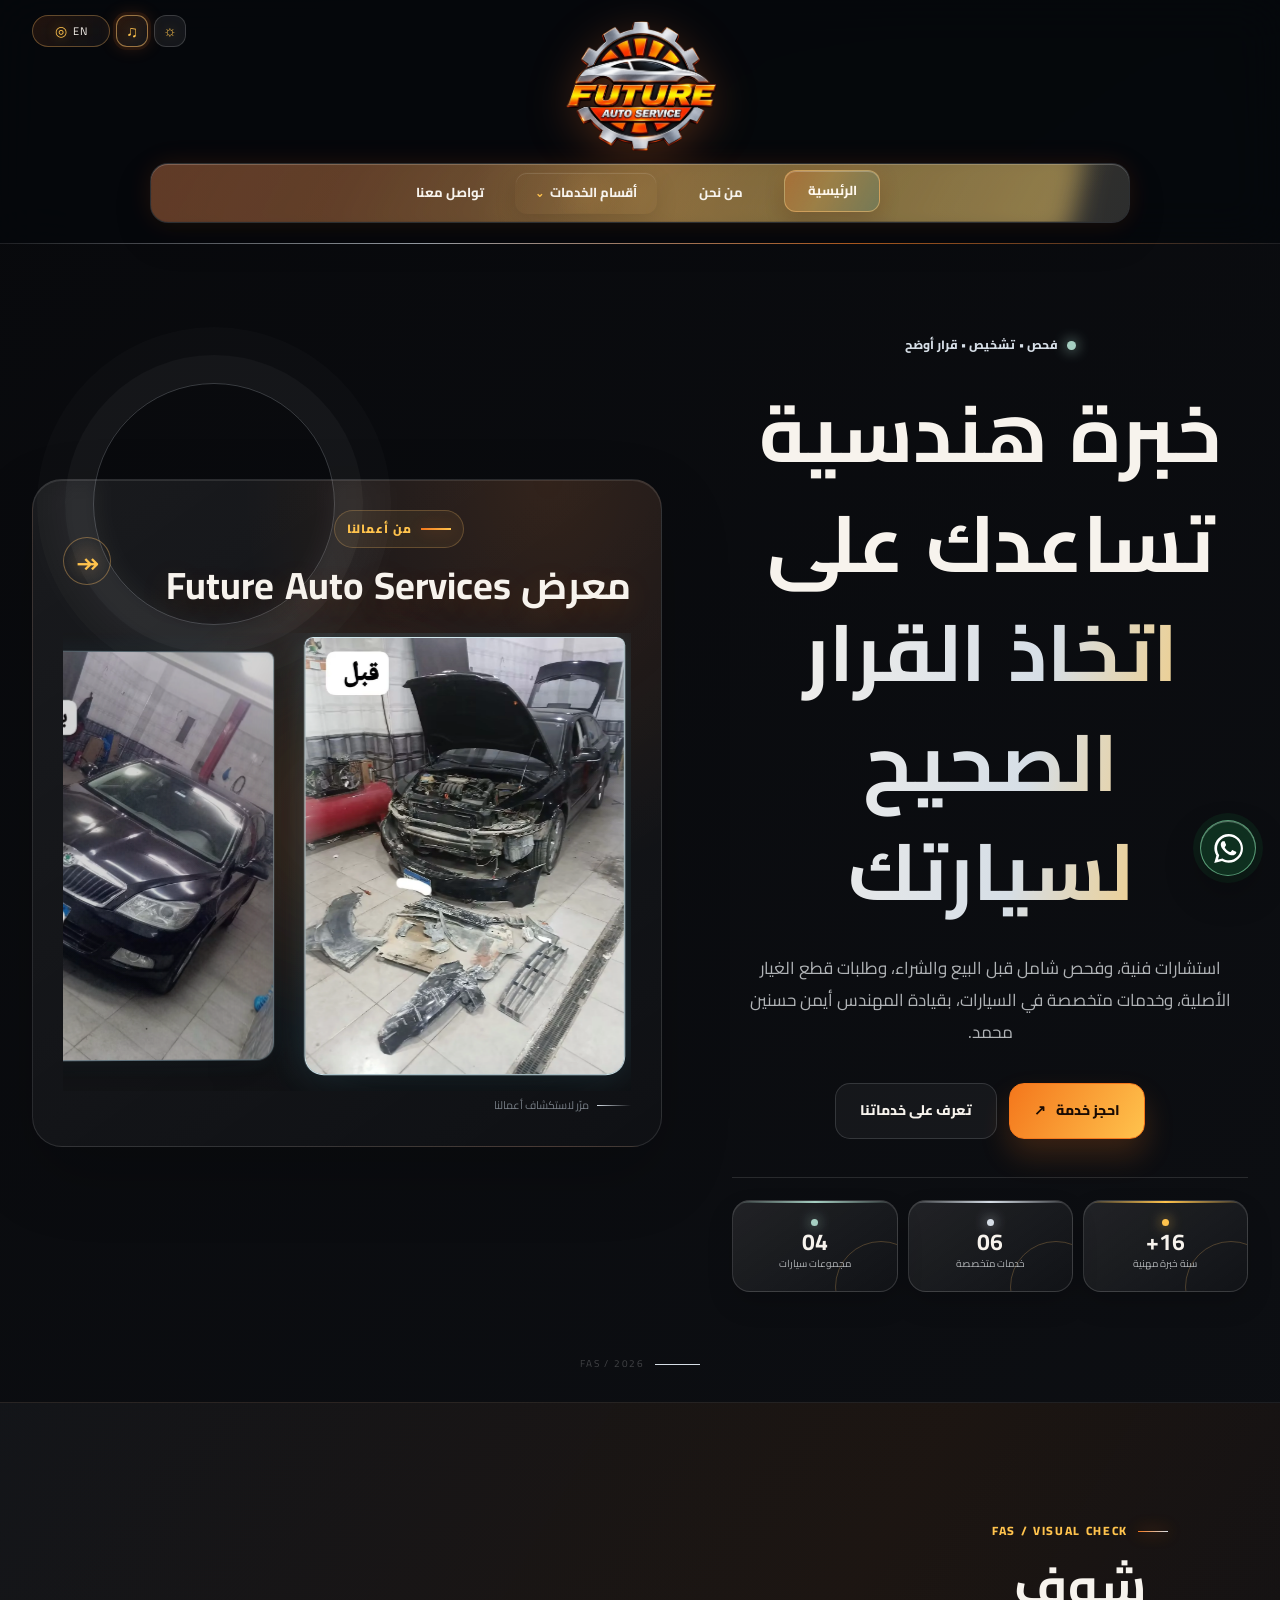
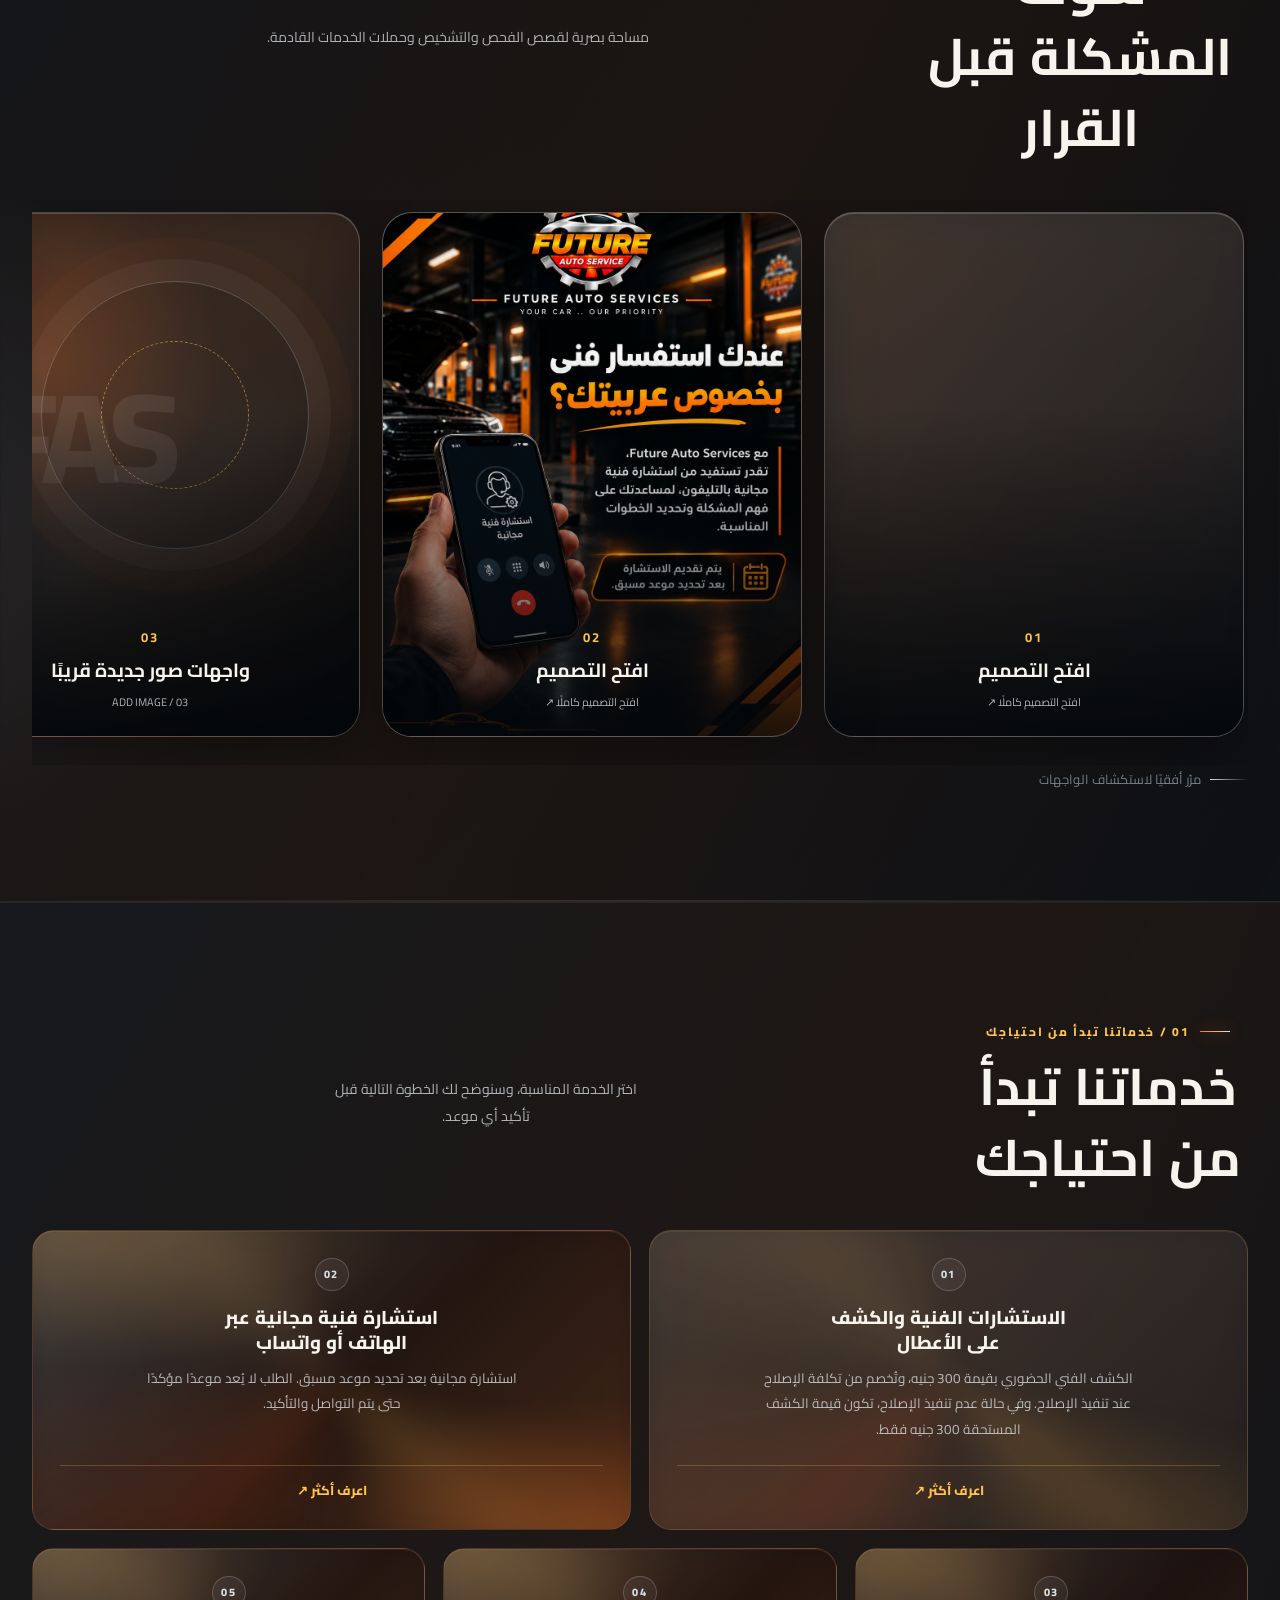
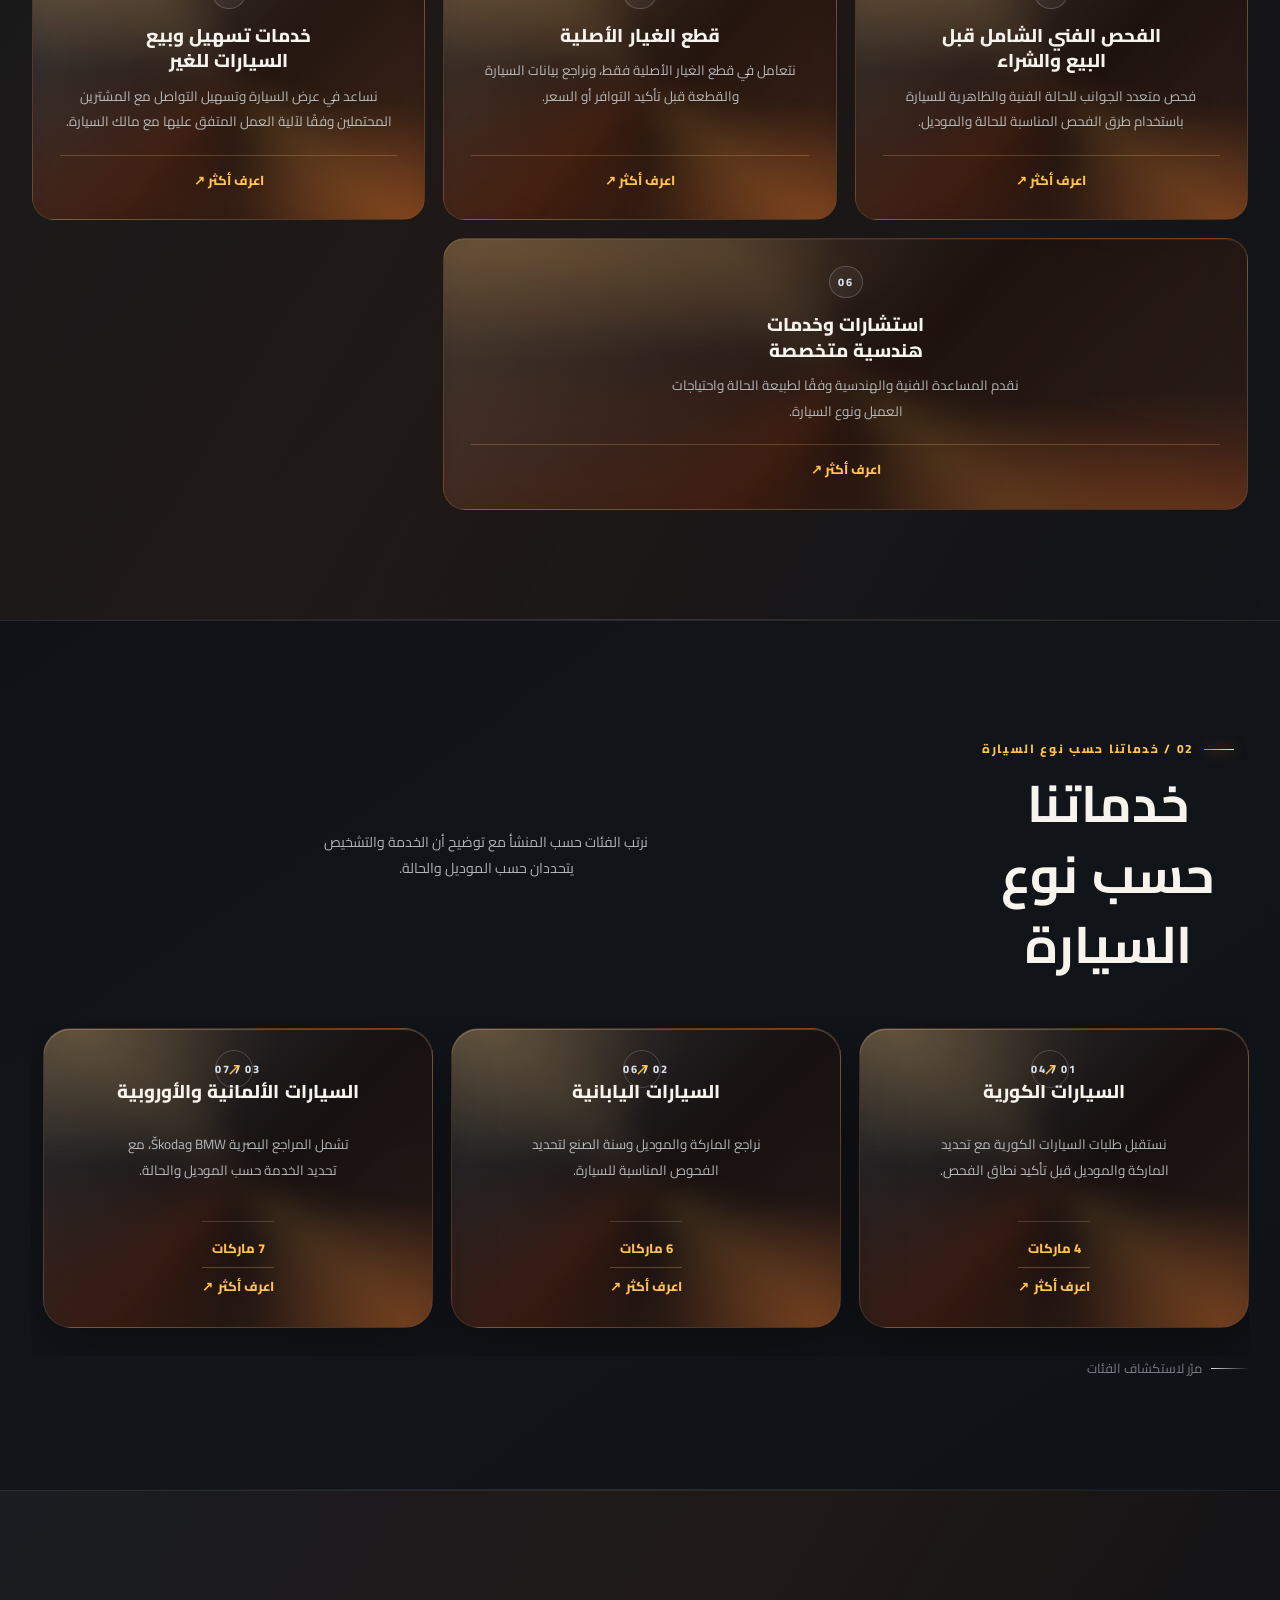
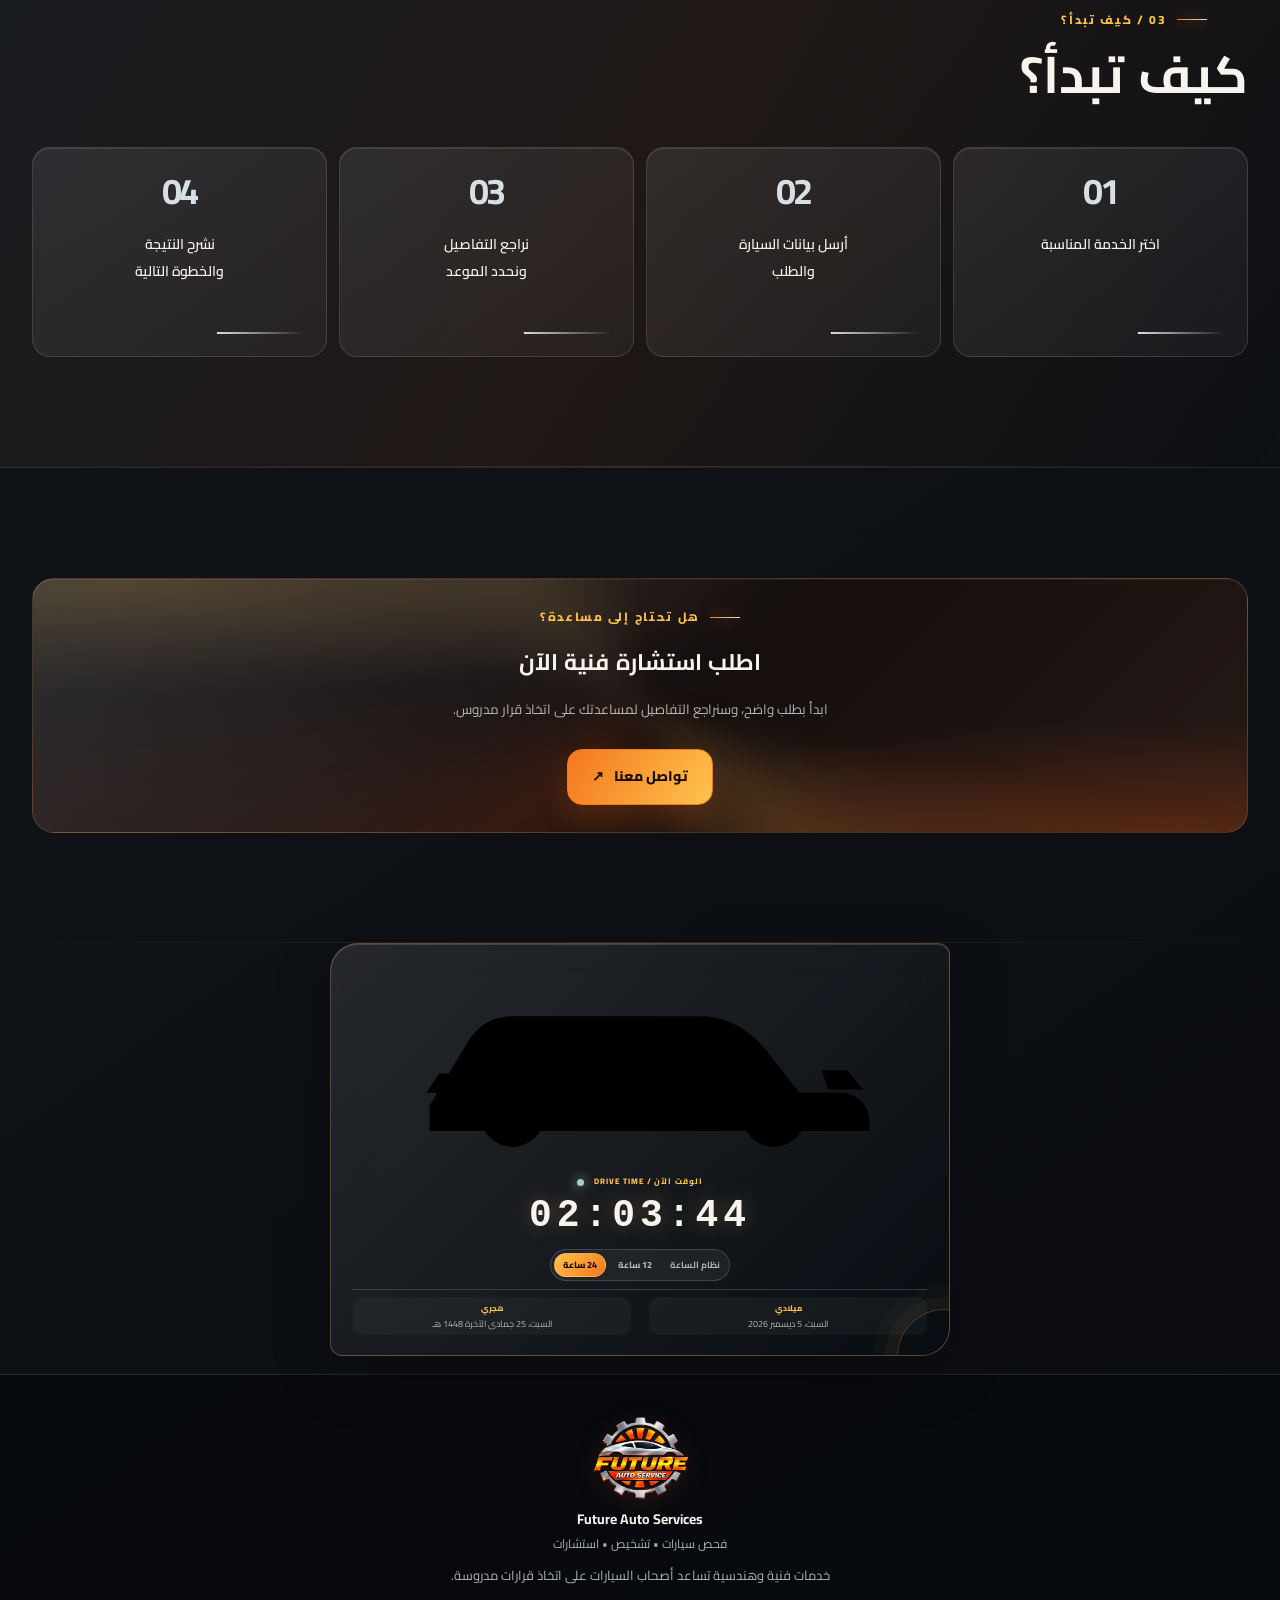
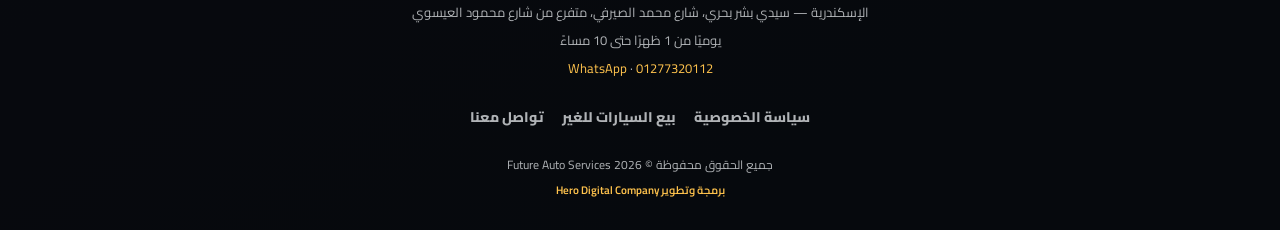
<file: index.html>
<!doctype html><html lang="ar" dir="rtl"><head><meta charset="utf-8"><meta name="viewport" content="width=device-width,initial-scale=1"><meta name="description" content="Future Auto Services في مصر: فحص سيارات قبل الشراء والبيع، تشخيص أعطال، استشارات فنية، وطلبات قطع غيار أصلية."><meta name="theme-color" content="#08090b"><link rel="icon" href="assets/images/future-auto-logo-transparent.webp?v=1" type="image/webp"><link rel="stylesheet" href="css/site.css?v=1"><link rel="preload" as="audio" href="assets/audio/engine-start-optimized.mp3?v=1" type="audio/mpeg"><title>Future Auto Services — فحص وتشخيص واستشارات السيارات</title><meta http-equiv="Cache-Control" content="no-store, no-cache, must-revalidate, max-age=0"><meta http-equiv="Pragma" content="no-cache"><meta http-equiv="Expires" content="0"><link rel="apple-touch-icon" href="assets/images/future-auto-logo-transparent.webp?v=1"><link rel="shortcut icon" href="assets/images/future-auto-logo-transparent.webp?v=1" type="image/webp"></head><body data-page="home"><noscript><main class="container error-page"><h1>Future Auto Services</h1><p>Future Auto Services في مصر: فحص سيارات قبل الشراء والبيع، تشخيص أعطال، استشارات فنية، وطلبات قطع غيار أصلية.</p><a class="btn" href="https://wa.me/201277320112">تواصل عبر واتساب</a></main></noscript><script src="js/config.js?v=1"></script><script src="locales/ar.js?v=1"></script><script src="locales/en.js?v=1"></script><script src="js/main.js?v=1&homeTop=1&visualCopy=1&engineStart=3"></script></body></html>
</file>
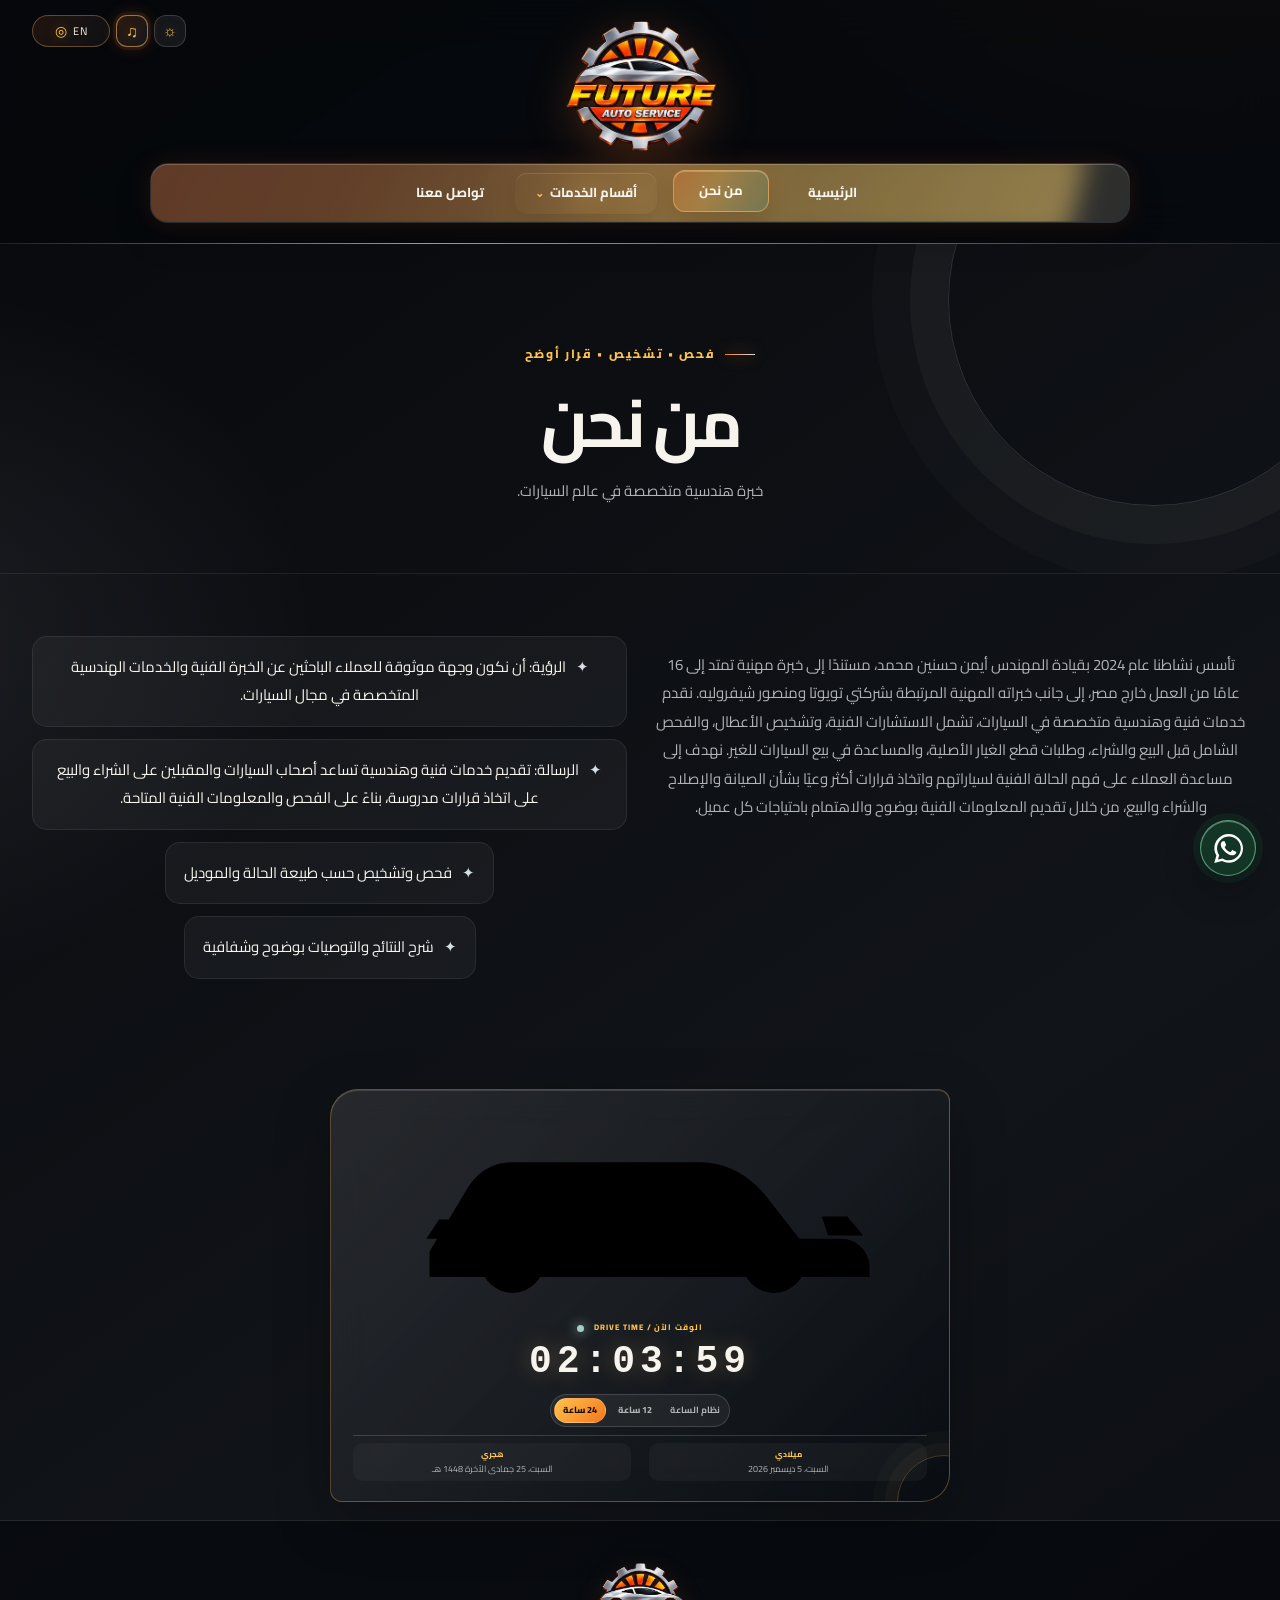
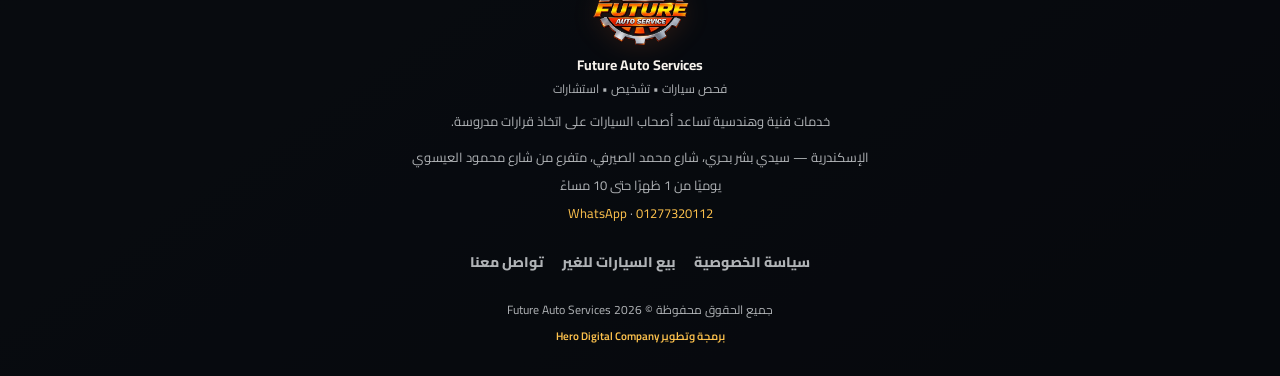
<file: about.html>
<!doctype html><html lang="ar" dir="rtl"><head><meta charset="utf-8"><meta name="viewport" content="width=device-width,initial-scale=1"><meta name="description" content="تعرف على Future Auto Services وخبرته في الفحص الفني وتشخيص أعطال السيارات والاستشارات الهندسية."><meta name="theme-color" content="#07171b"><meta name="robots" content="index,follow"><meta property="og:type" content="website"><meta property="og:title" content="من نحن — Future Auto Services"><meta property="og:description" content="تعرف على Future Auto Services وخبرته في الفحص الفني وتشخيص أعطال السيارات والاستشارات الهندسية."><meta name="twitter:card" content="summary"><link rel="stylesheet" href="css/site.css?v=1"><title>من نحن — Future Auto Services</title><meta http-equiv="Cache-Control" content="no-store, no-cache, must-revalidate, max-age=0"><meta http-equiv="Pragma" content="no-cache"><meta http-equiv="Expires" content="0"><link rel="apple-touch-icon" href="assets/images/future-auto-logo-transparent.webp?v=1"><link rel="shortcut icon" href="assets/images/future-auto-logo-transparent.webp?v=1" type="image/webp"></head><body data-page="about"><noscript><main class="container error-page"><h1>من نحن</h1><p>تعرف على Future Auto Services وخبرته في الفحص الفني وتشخيص أعطال السيارات والاستشارات الهندسية.</p><a class="btn" href="https://wa.me/201277320112">تواصل عبر واتساب</a></main></noscript><script src="js/config.js?v=1"></script><script src="locales/ar.js?v=1"></script><script src="locales/en.js?v=1"></script><script src="js/main.js?v=1&homeTop=1"></script></body></html>
</file>
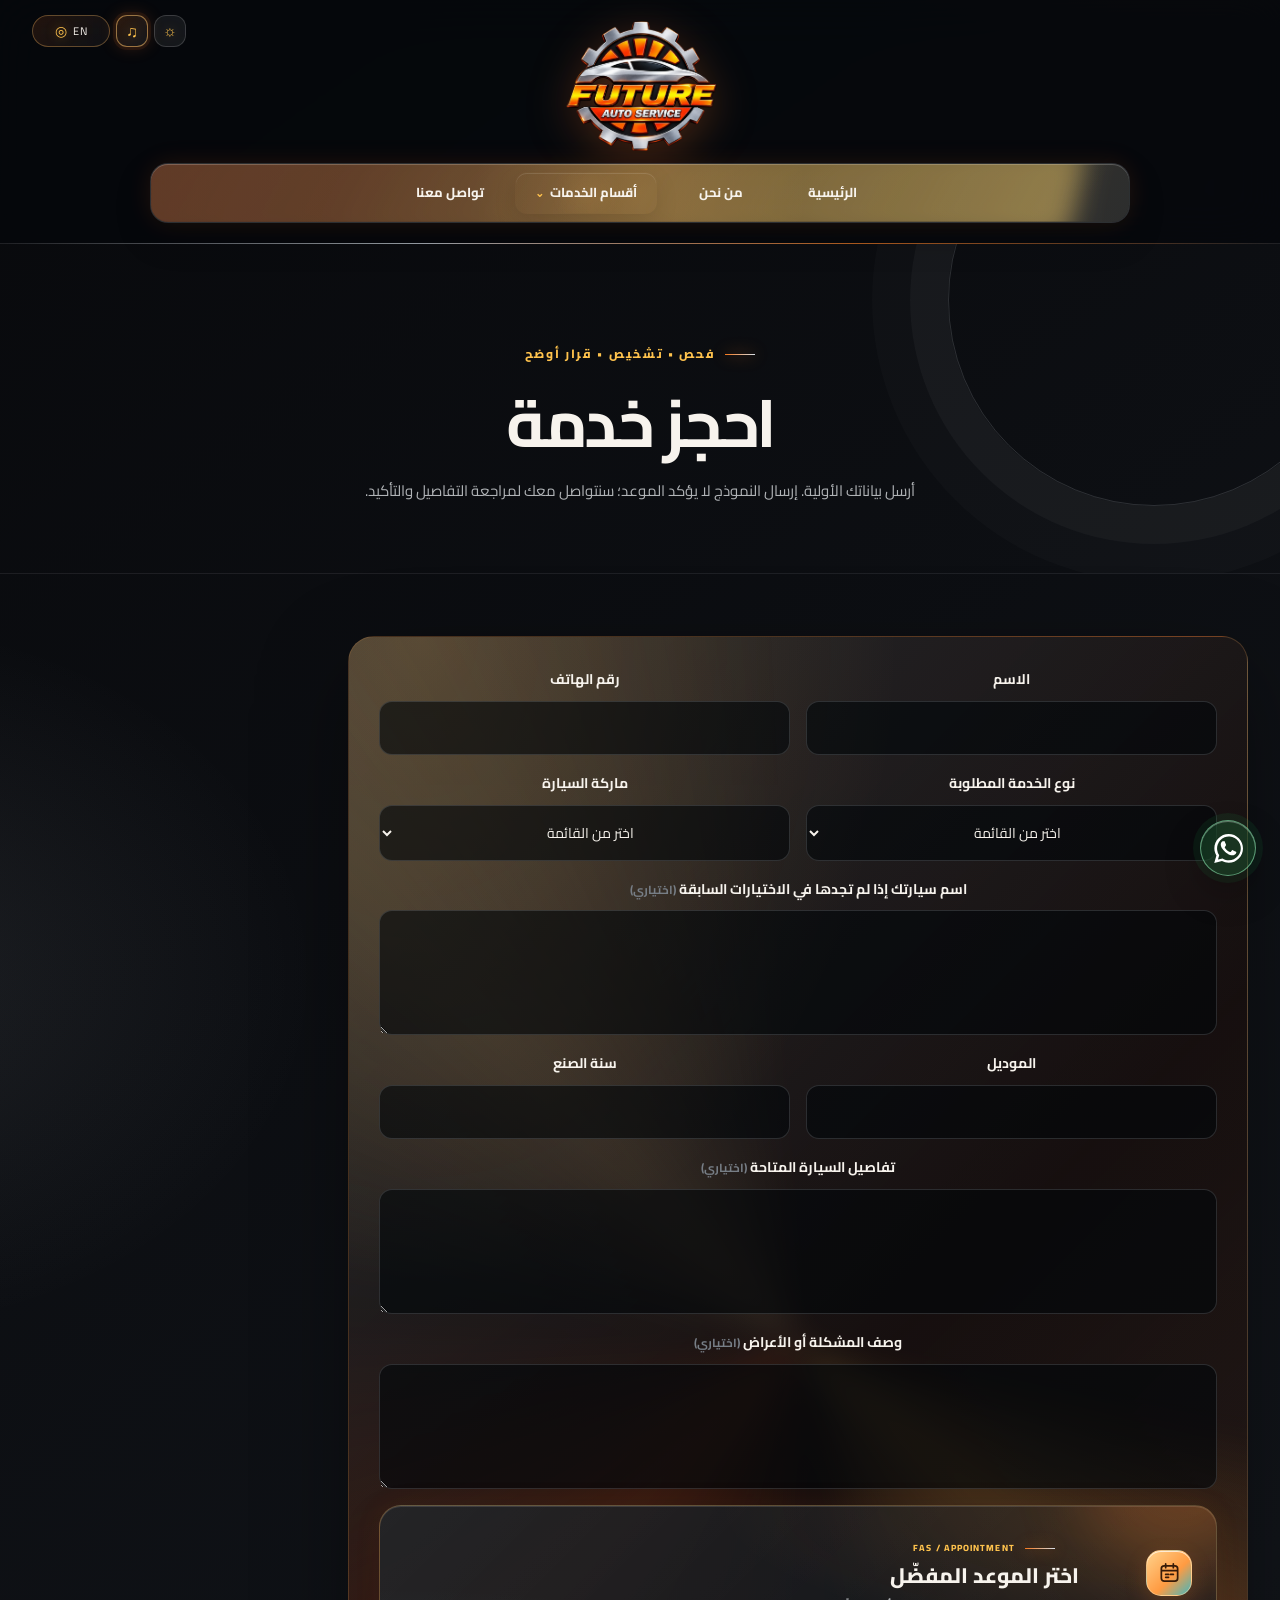
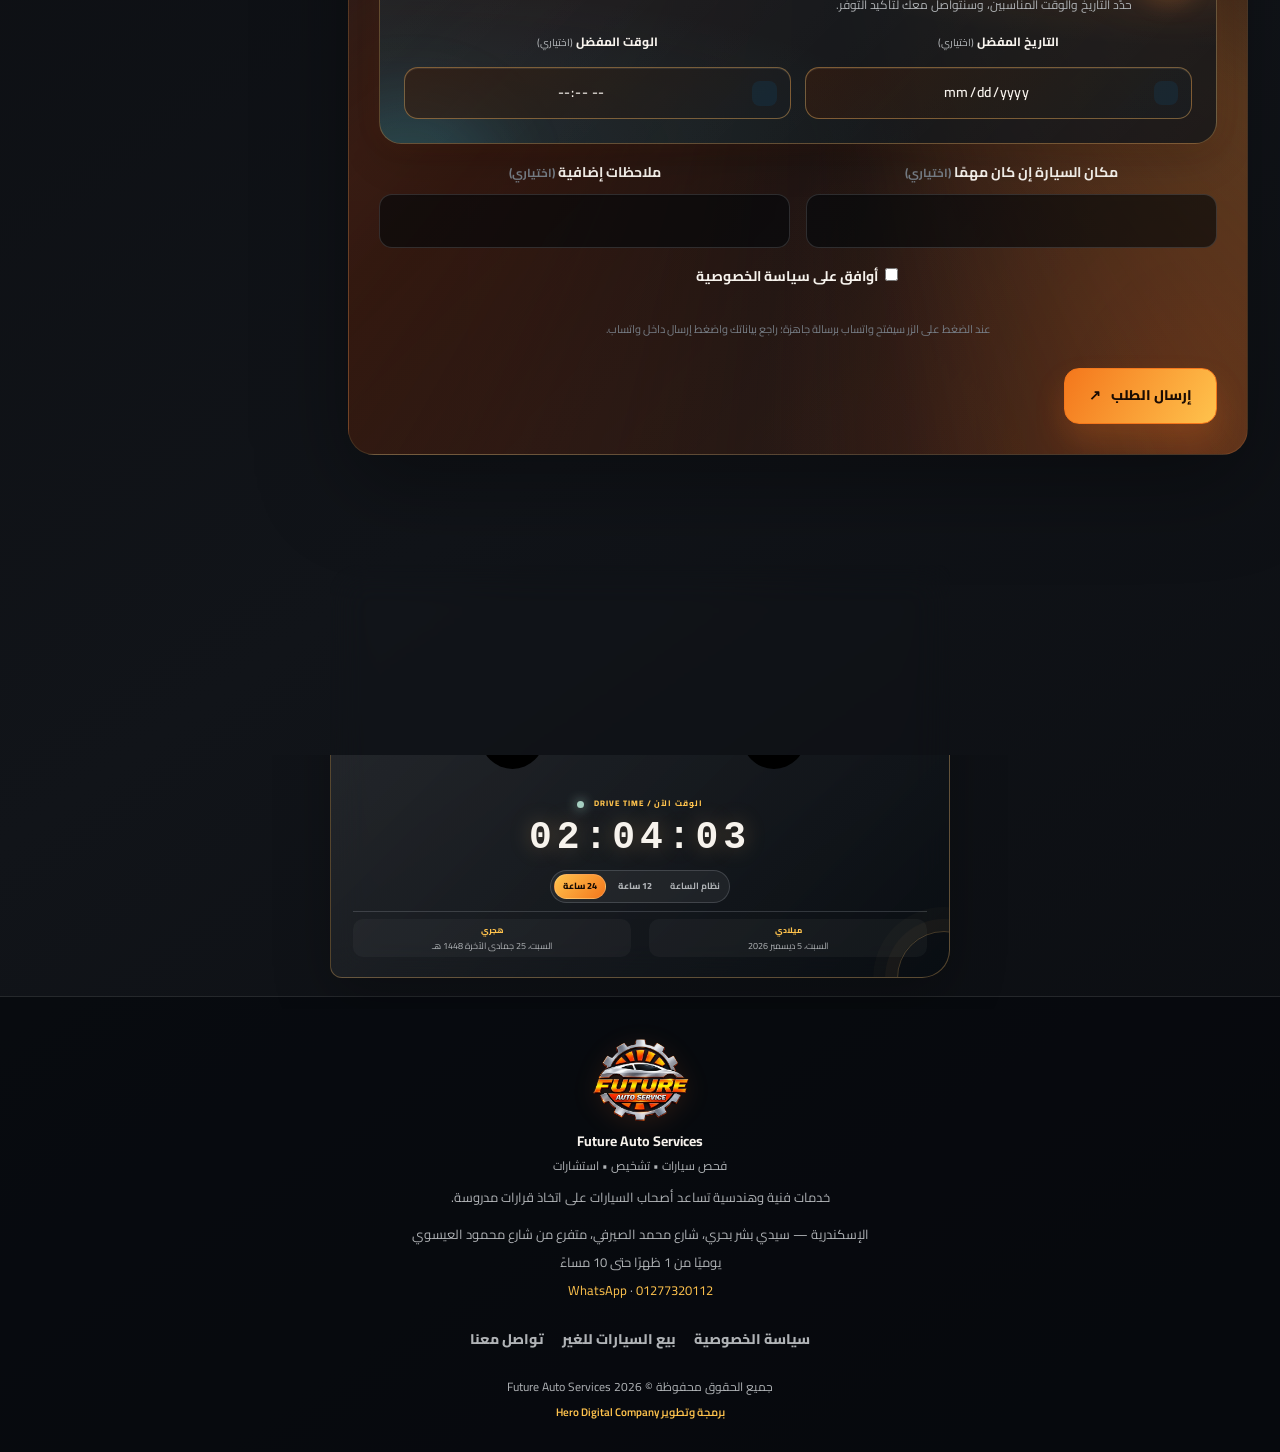
<file: booking.html>
<!doctype html><html lang="ar" dir="rtl"><head><meta charset="utf-8"><meta name="viewport" content="width=device-width,initial-scale=1"><meta name="description" content="أرسل طلب حجز فحص أو خدمة سيارة عبر واتساب. الطلب لا يؤكد الموعد إلا بعد مراجعة التفاصيل والتأكيد."><meta name="theme-color" content="#07171b"><meta name="robots" content="index,follow"><meta property="og:type" content="website"><meta property="og:title" content="احجز فحصك — Future Auto Services"><meta property="og:description" content="أرسل طلب حجز فحص أو خدمة سيارة عبر واتساب. الطلب لا يؤكد الموعد إلا بعد مراجعة التفاصيل والتأكيد."><meta name="twitter:card" content="summary"><link rel="stylesheet" href="css/site.css?v=1"><title>احجز فحصك — Future Auto Services</title><meta http-equiv="Cache-Control" content="no-store, no-cache, must-revalidate, max-age=0"><meta http-equiv="Pragma" content="no-cache"><meta http-equiv="Expires" content="0"><link rel="apple-touch-icon" href="assets/images/future-auto-logo-transparent.webp?v=1"><link rel="shortcut icon" href="assets/images/future-auto-logo-transparent.webp?v=1" type="image/webp"></head><body data-page="booking"><noscript><main class="container error-page"><h1>احجز فحصك</h1><p>أرسل طلب حجز فحص أو خدمة سيارة عبر واتساب. الطلب لا يؤكد الموعد إلا بعد مراجعة التفاصيل والتأكيد.</p><a class="btn" href="https://wa.me/201277320112">تواصل عبر واتساب</a></main></noscript><script src="js/config.js?v=1"></script><script src="locales/ar.js?v=1"></script><script src="locales/en.js?v=1"></script><script src="js/main.js?v=1&homeTop=1"></script></body></html>
</file>
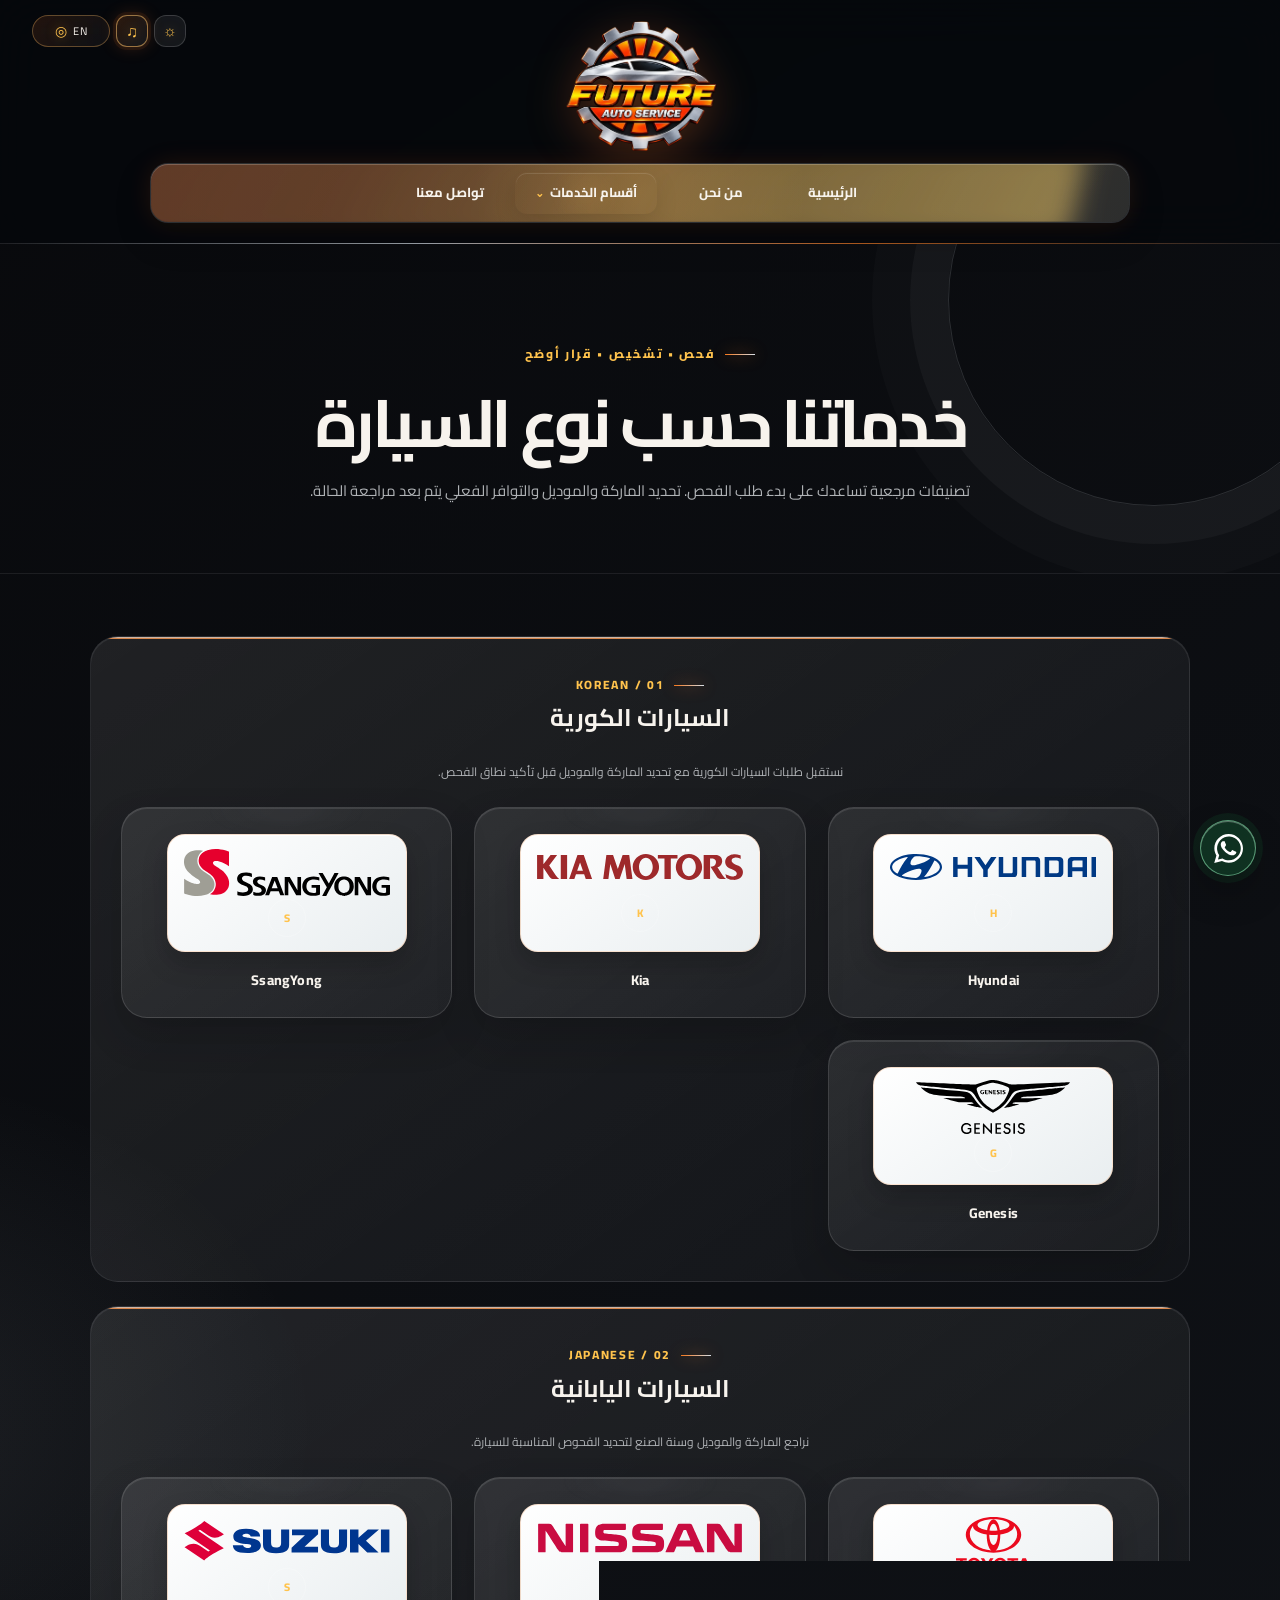
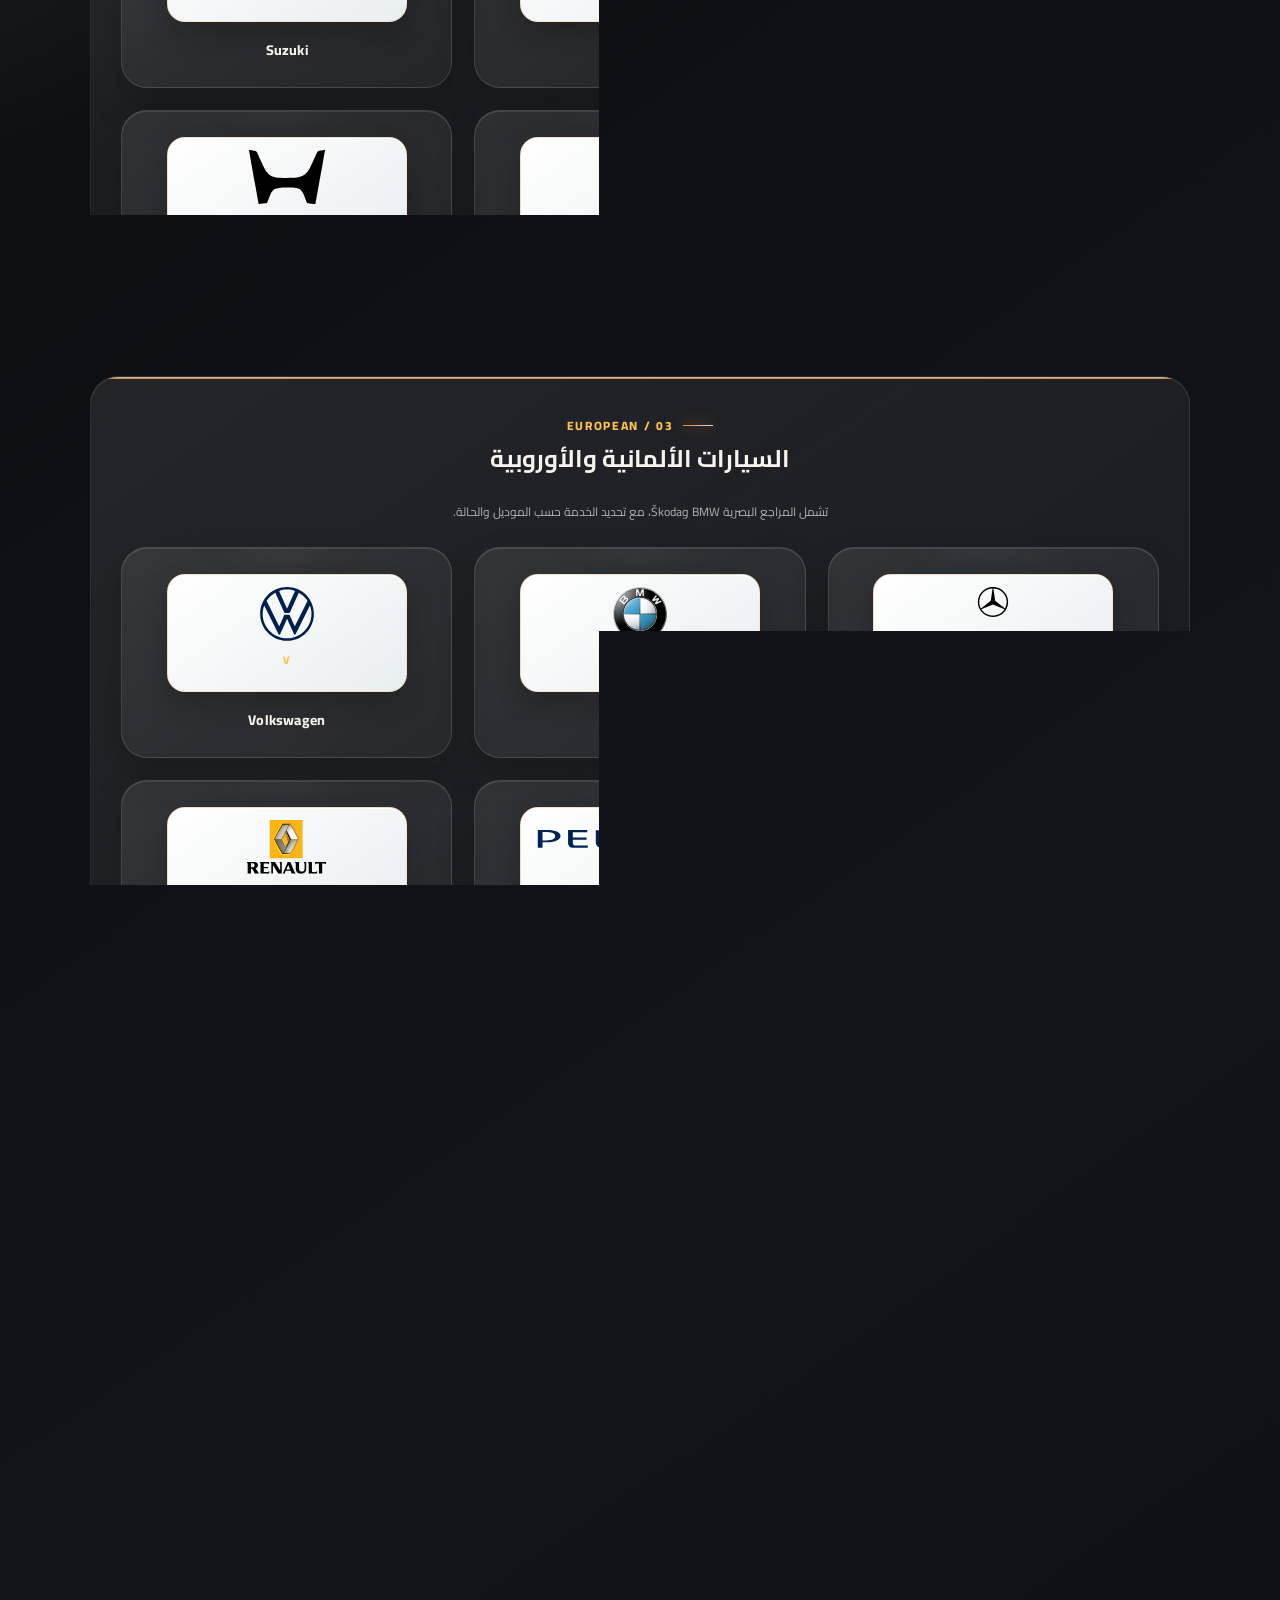
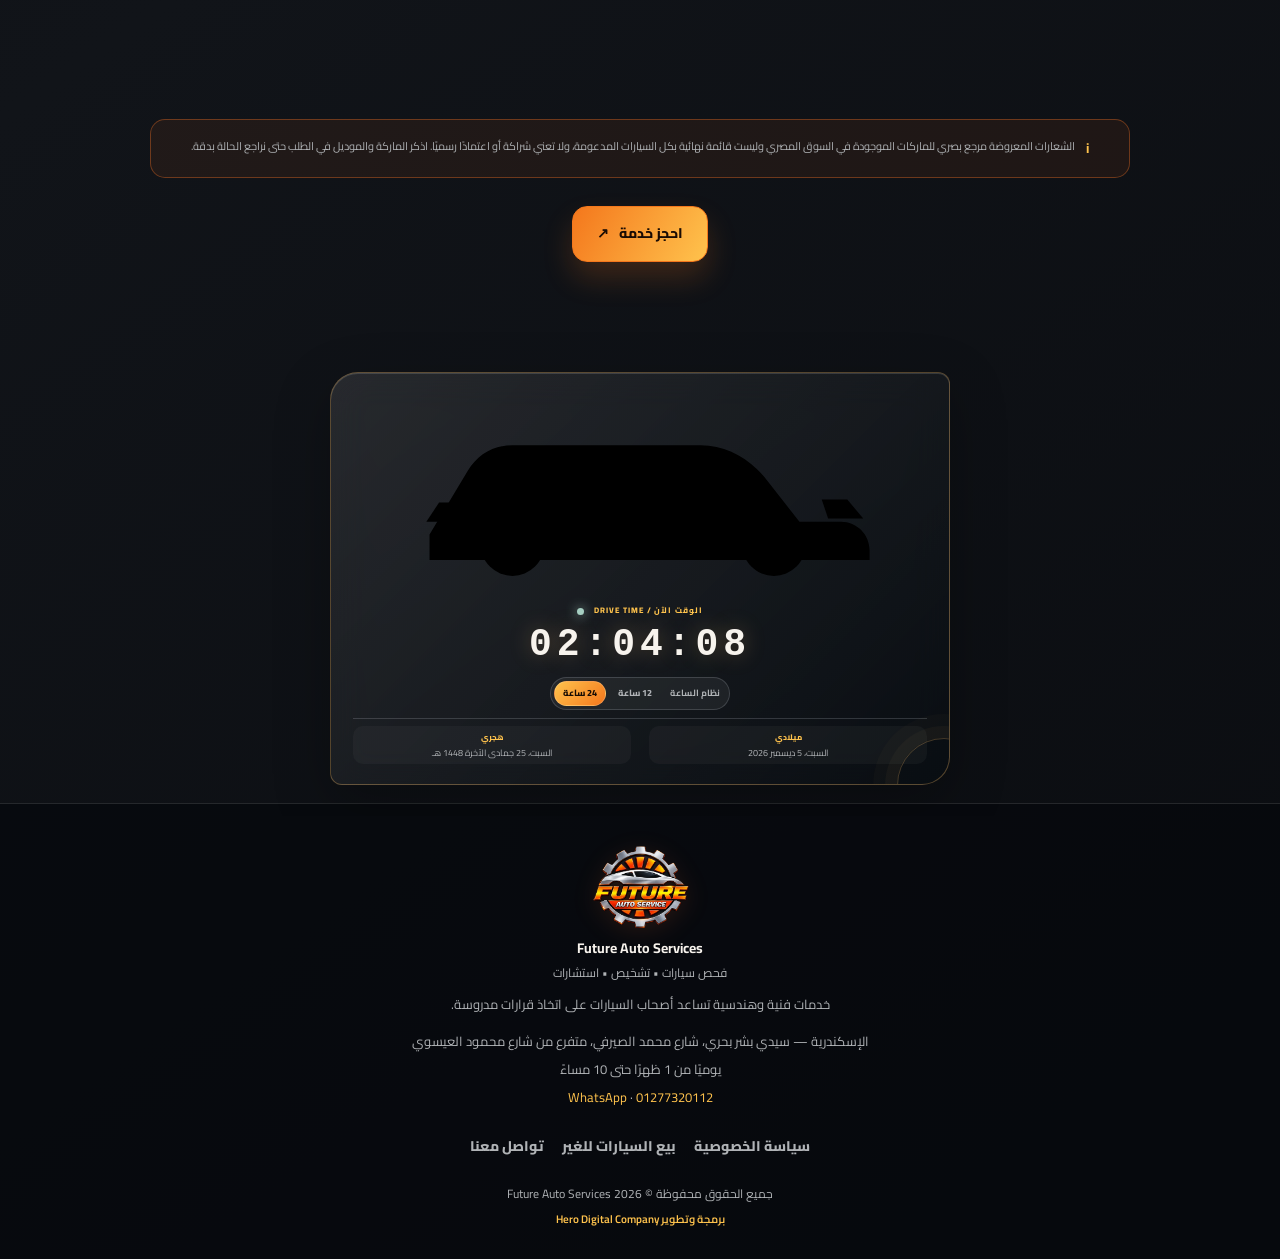
<file: car-categories.html>
<!doctype html><html lang="ar" dir="rtl"><head><meta charset="utf-8"><meta name="viewport" content="width=device-width,initial-scale=1"><meta name="description" content="الماركات وفئات السيارات التي يمكن تقديم خدمات الفحص والتشخيص لها؛ التوافر يراجع حسب الموديل والحالة."><meta name="theme-color" content="#07171b"><meta name="robots" content="index,follow"><meta property="og:type" content="website"><meta property="og:title" content="الماركات التي نخدمها — Future Auto Services"><meta property="og:description" content="الماركات وفئات السيارات التي يمكن تقديم خدمات الفحص والتشخيص لها؛ التوافر يراجع حسب الموديل والحالة."><meta name="twitter:card" content="summary"><link rel="stylesheet" href="css/site.css?v=1"><title>الماركات التي نخدمها — Future Auto Services</title><meta http-equiv="Cache-Control" content="no-store, no-cache, must-revalidate, max-age=0"><meta http-equiv="Pragma" content="no-cache"><meta http-equiv="Expires" content="0"><link rel="apple-touch-icon" href="assets/images/future-auto-logo-transparent.webp?v=1"><link rel="shortcut icon" href="assets/images/future-auto-logo-transparent.webp?v=1" type="image/webp"></head><body data-page="categories"><noscript><main class="container error-page"><h1>الماركات التي نخدمها</h1><p>الماركات وفئات السيارات التي يمكن تقديم خدمات الفحص والتشخيص لها؛ التوافر يراجع حسب الموديل والحالة.</p><a class="btn" href="https://wa.me/201277320112">تواصل عبر واتساب</a></main></noscript><script src="js/config.js?v=1"></script><script src="locales/ar.js?v=1"></script><script src="locales/en.js?v=1"></script><script src="js/main.js?v=1&homeTop=1"></script></body></html>
</file>
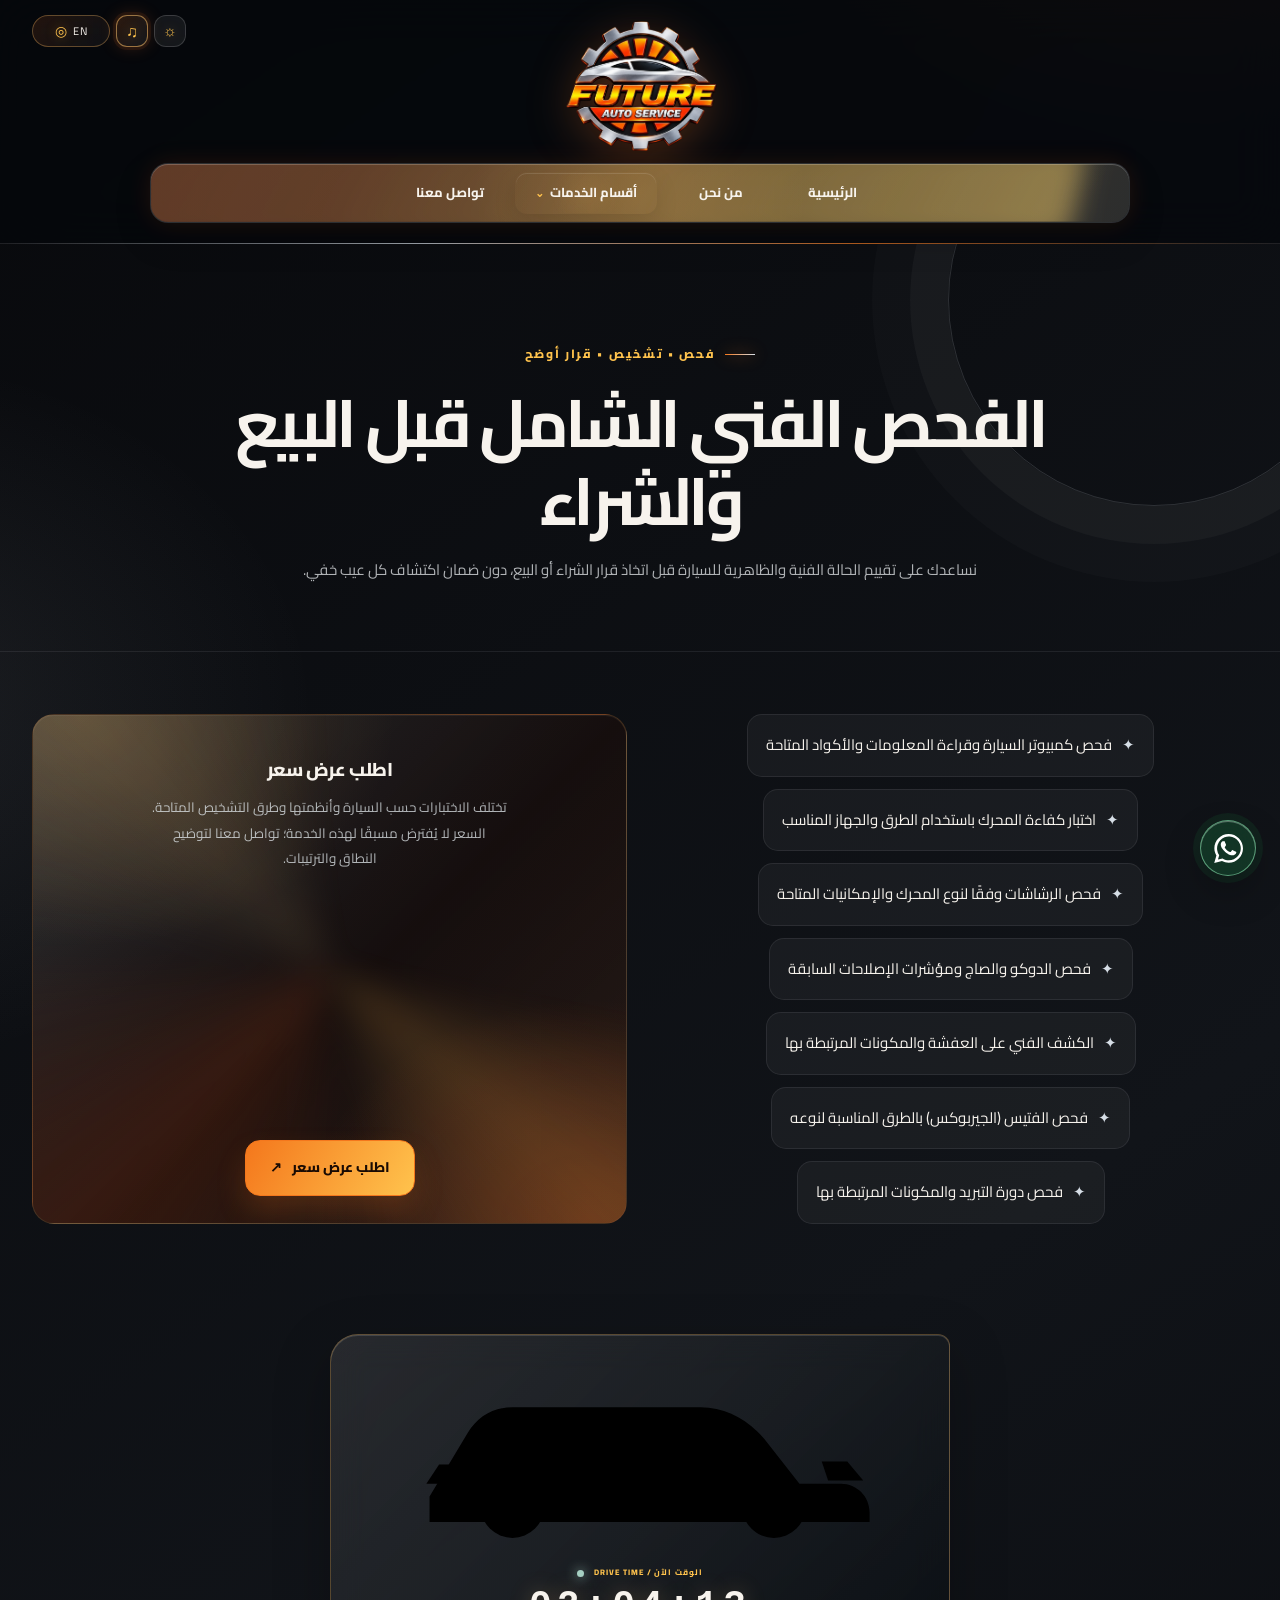
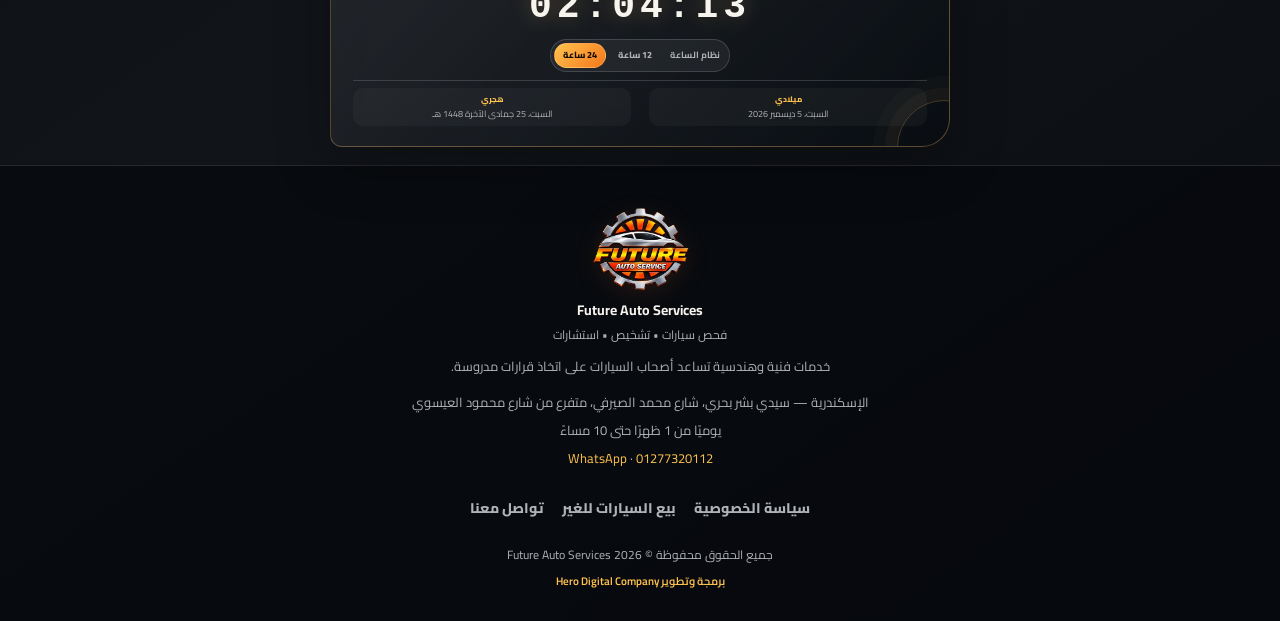
<file: car-inspection.html>
<!doctype html><html lang="ar" dir="rtl"><head><meta charset="utf-8"><meta name="viewport" content="width=device-width,initial-scale=1"><meta name="description" content="فحص فني شامل للسيارات قبل الشراء أو البيع، مع مراجعة الأنظمة والحالة الظاهرية وتوضيح نطاق الفحص."><meta name="theme-color" content="#07171b"><meta name="robots" content="index,follow"><meta property="og:type" content="website"><meta property="og:title" content="فحص السيارات — Future Auto Services"><meta property="og:description" content="فحص فني شامل للسيارات قبل الشراء أو البيع، مع مراجعة الأنظمة والحالة الظاهرية وتوضيح نطاق الفحص."><meta name="twitter:card" content="summary"><link rel="stylesheet" href="css/site.css?v=1"><title>فحص السيارات — Future Auto Services</title><meta http-equiv="Cache-Control" content="no-store, no-cache, must-revalidate, max-age=0"><meta http-equiv="Pragma" content="no-cache"><meta http-equiv="Expires" content="0"><link rel="apple-touch-icon" href="assets/images/future-auto-logo-transparent.webp?v=1"><link rel="shortcut icon" href="assets/images/future-auto-logo-transparent.webp?v=1" type="image/webp"></head><body data-page="inspection"><noscript><main class="container error-page"><h1>فحص السيارات</h1><p>فحص فني شامل للسيارات قبل الشراء أو البيع، مع مراجعة الأنظمة والحالة الظاهرية وتوضيح نطاق الفحص.</p><a class="btn" href="https://wa.me/201277320112">تواصل عبر واتساب</a></main></noscript><script src="js/config.js?v=1"></script><script src="locales/ar.js?v=1"></script><script src="locales/en.js?v=1"></script><script src="js/main.js?v=1&homeTop=1"></script></body></html>
</file>
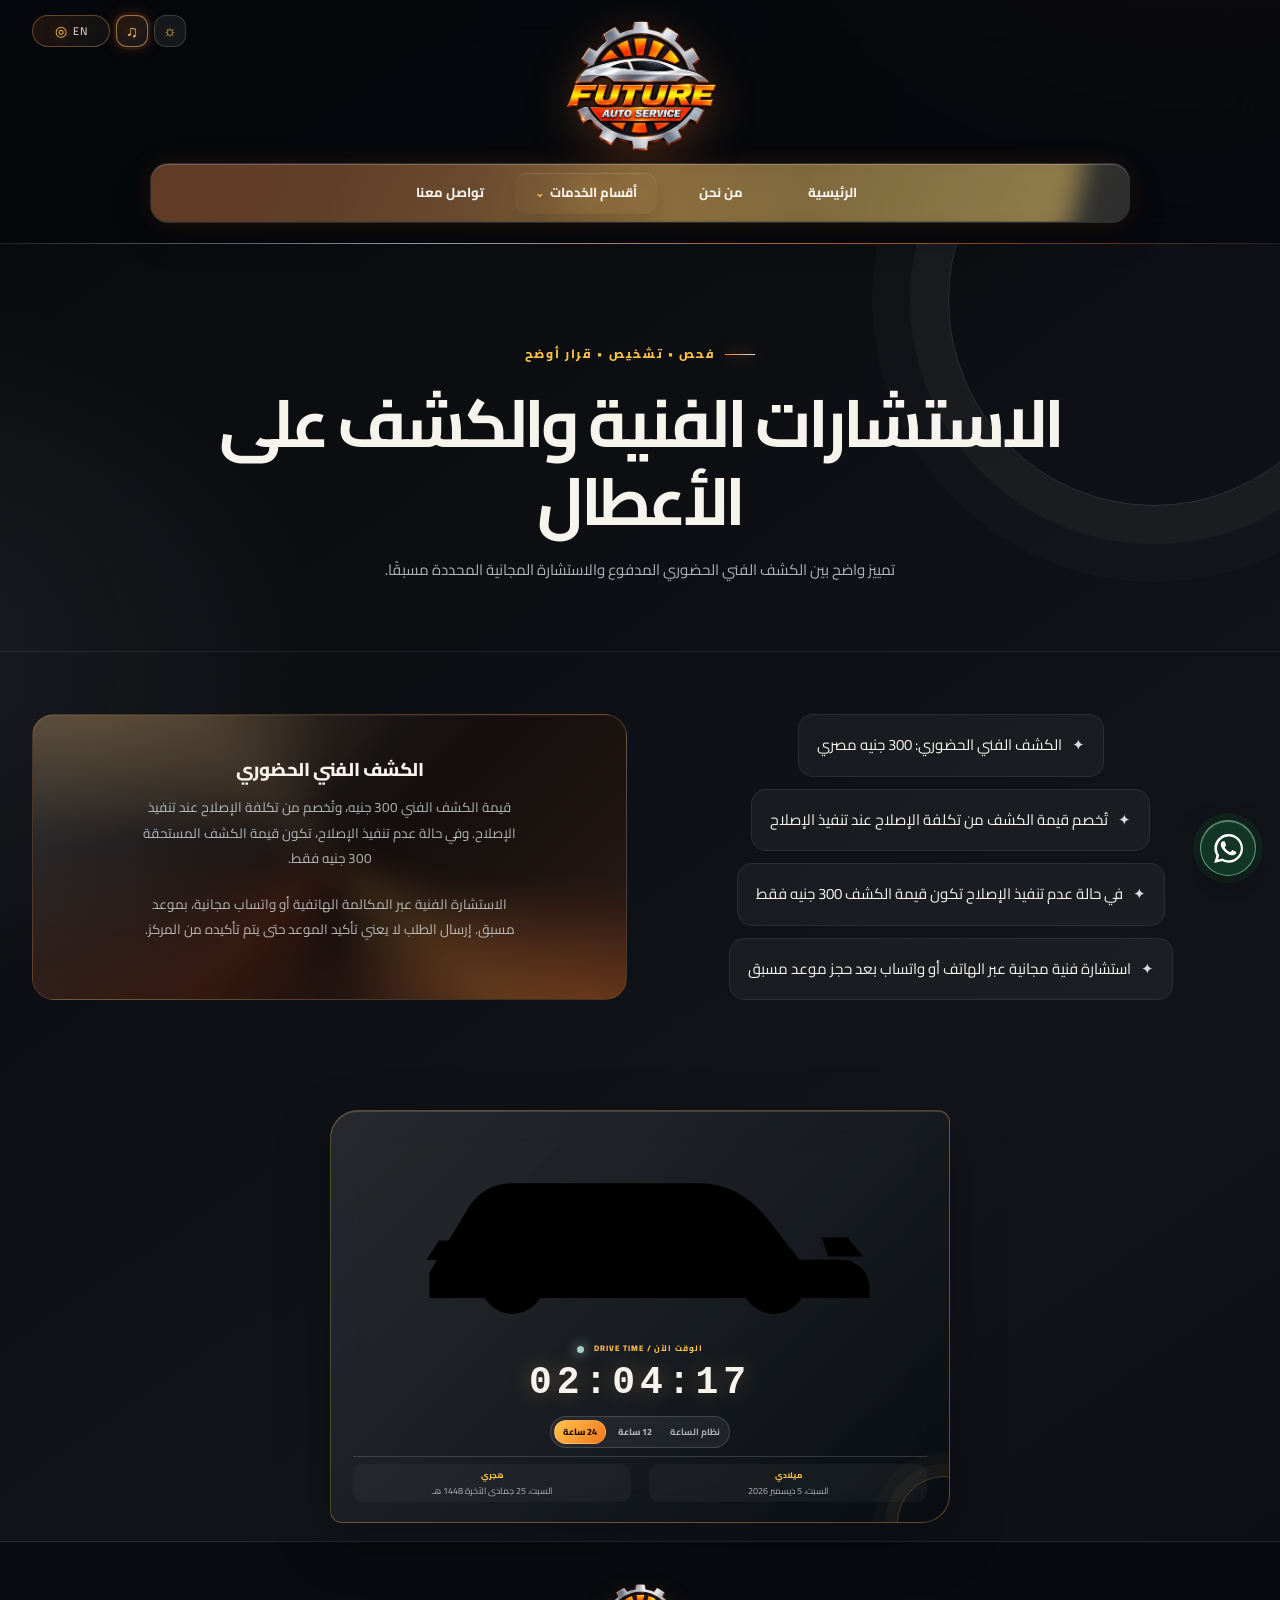
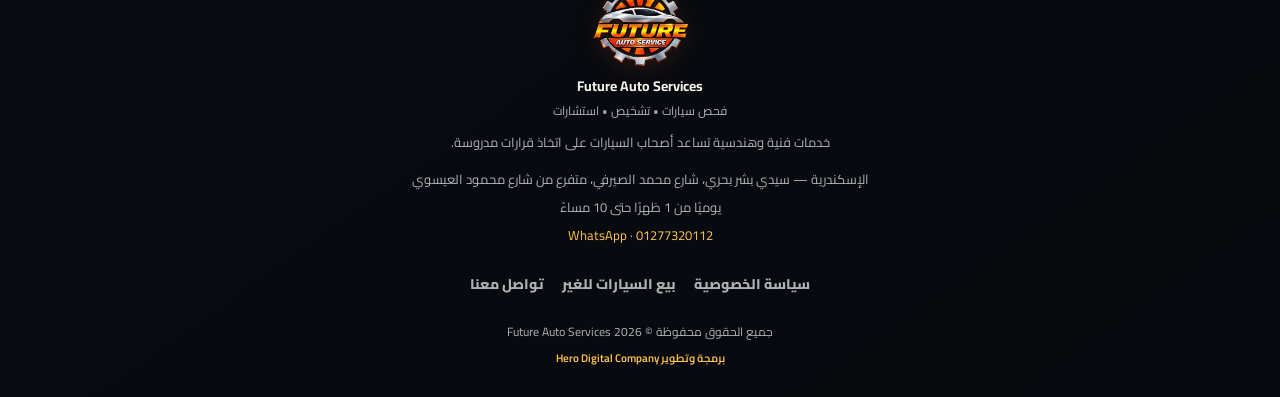
<file: consultations.html>
<!doctype html><html lang="ar" dir="rtl"><head><meta charset="utf-8"><meta name="viewport" content="width=device-width,initial-scale=1"><meta name="description" content="استشارات فنية وكشف أعطال السيارات، مع توضيح رسوم الفحص الحضوري وشروط الاستشارة المجانية المسبقة."><meta name="theme-color" content="#07171b"><meta name="robots" content="index,follow"><meta property="og:type" content="website"><meta property="og:title" content="الاستشارات — Future Auto Services"><meta property="og:description" content="استشارات فنية وكشف أعطال السيارات، مع توضيح رسوم الفحص الحضوري وشروط الاستشارة المجانية المسبقة."><meta name="twitter:card" content="summary"><link rel="stylesheet" href="css/site.css?v=1"><title>الاستشارات — Future Auto Services</title><meta http-equiv="Cache-Control" content="no-store, no-cache, must-revalidate, max-age=0"><meta http-equiv="Pragma" content="no-cache"><meta http-equiv="Expires" content="0"><link rel="apple-touch-icon" href="assets/images/future-auto-logo-transparent.webp?v=1"><link rel="shortcut icon" href="assets/images/future-auto-logo-transparent.webp?v=1" type="image/webp"></head><body data-page="consultations"><noscript><main class="container error-page"><h1>الاستشارات</h1><p>استشارات فنية وكشف أعطال السيارات، مع توضيح رسوم الفحص الحضوري وشروط الاستشارة المجانية المسبقة.</p><a class="btn" href="https://wa.me/201277320112">تواصل عبر واتساب</a></main></noscript><script src="js/config.js?v=1"></script><script src="locales/ar.js?v=1"></script><script src="locales/en.js?v=1"></script><script src="js/main.js?v=1&homeTop=1"></script></body></html>
</file>
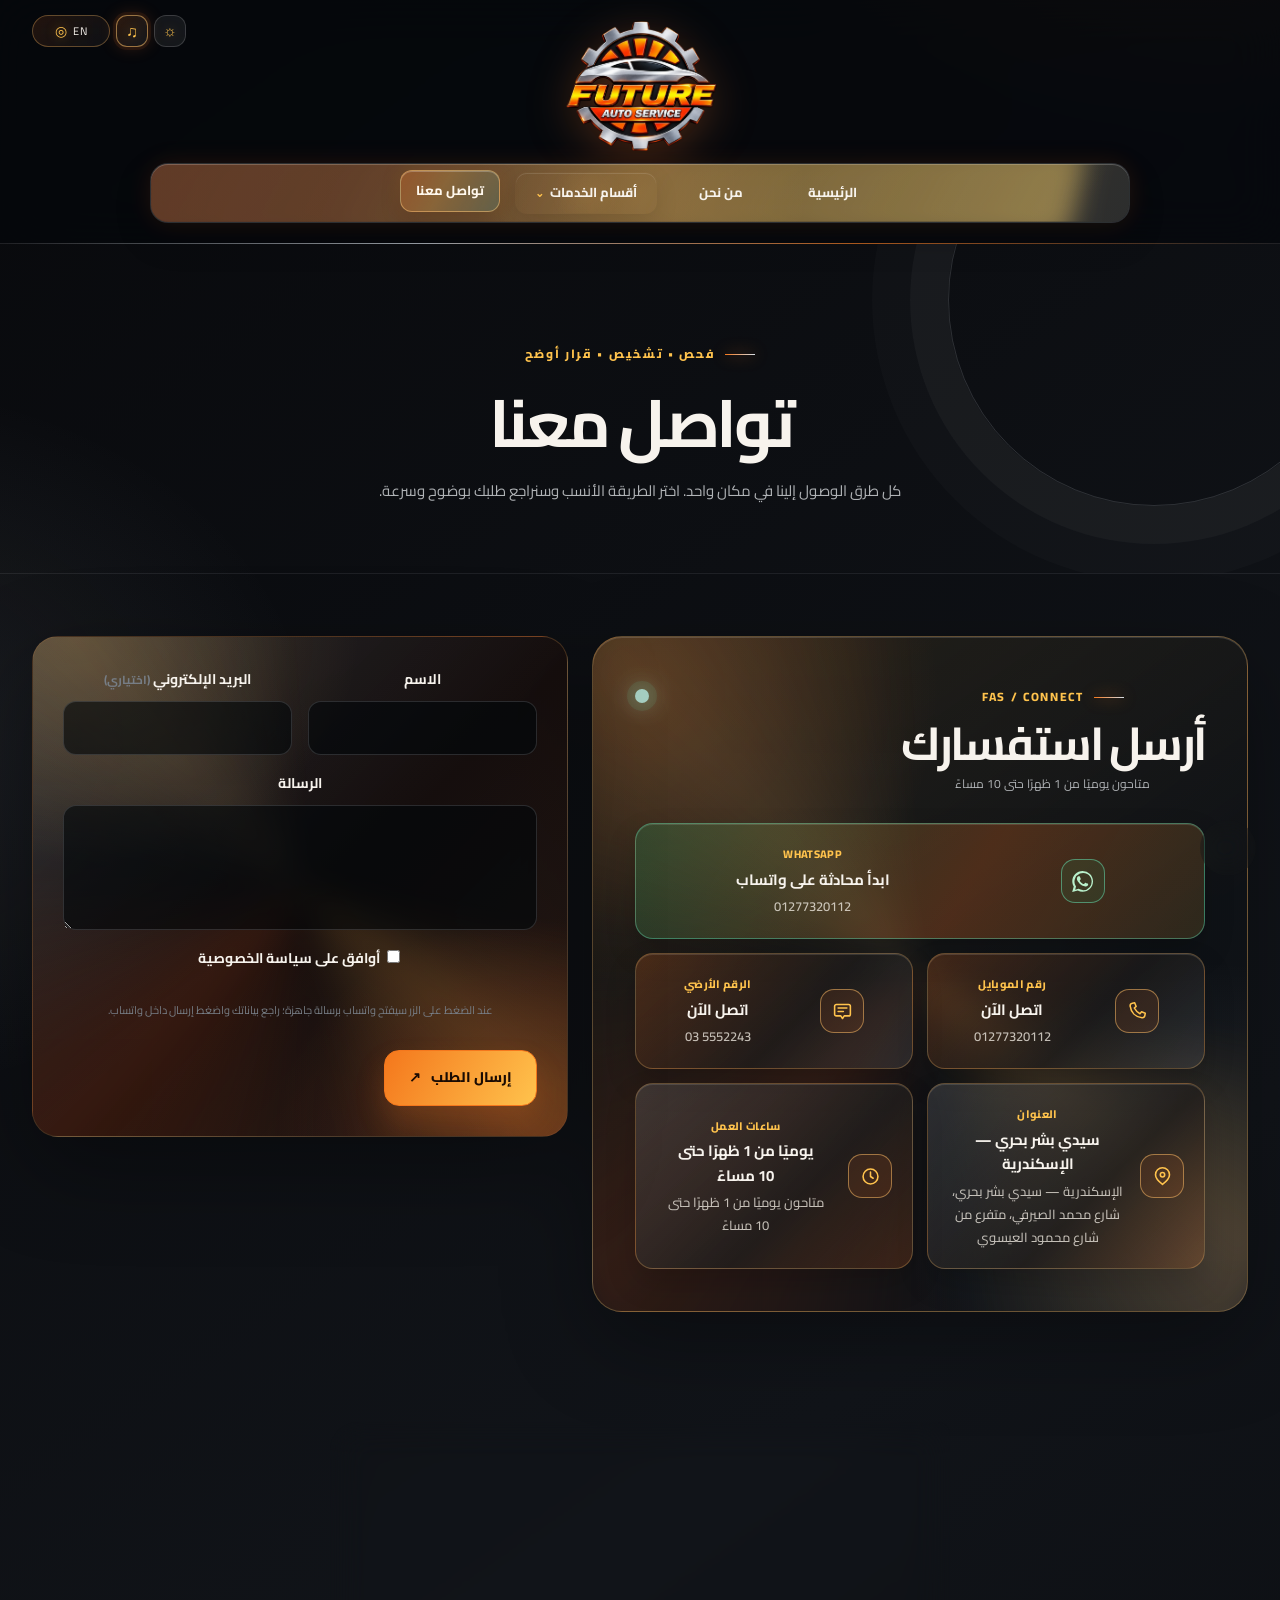
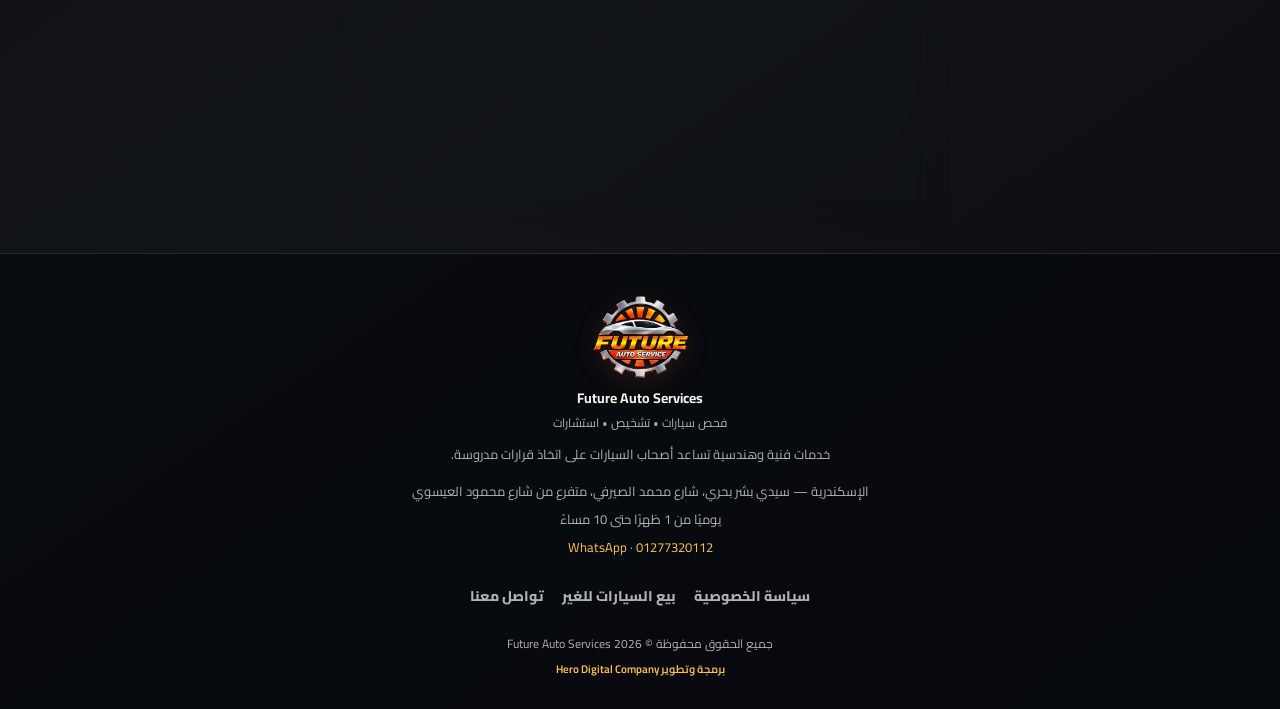
<file: contact.html>
<!doctype html><html lang="ar" dir="rtl"><head><meta charset="utf-8"><meta name="viewport" content="width=device-width,initial-scale=1"><meta name="description" content="تواصل مع Future Auto Services عبر واتساب للاستفسار عن الفحص الفني وخدمات السيارات."><meta name="theme-color" content="#07171b"><meta name="robots" content="index,follow"><meta property="og:type" content="website"><meta property="og:title" content="تواصل معنا — Future Auto Services"><meta property="og:description" content="تواصل مع Future Auto Services عبر واتساب للاستفسار عن الفحص الفني وخدمات السيارات."><meta name="twitter:card" content="summary"><link rel="stylesheet" href="css/site.css?v=1"><title>تواصل معنا — Future Auto Services</title><meta http-equiv="Cache-Control" content="no-store, no-cache, must-revalidate, max-age=0"><meta http-equiv="Pragma" content="no-cache"><meta http-equiv="Expires" content="0"><link rel="apple-touch-icon" href="assets/images/future-auto-logo-transparent.webp?v=1"><link rel="shortcut icon" href="assets/images/future-auto-logo-transparent.webp?v=1" type="image/webp"></head><body data-page="contact"><noscript><main class="container error-page"><h1>تواصل معنا</h1><p>تواصل مع Future Auto Services عبر واتساب للاستفسار عن الفحص الفني وخدمات السيارات.</p><a class="btn" href="https://wa.me/201277320112">تواصل عبر واتساب</a></main></noscript><script src="js/config.js?v=1"></script><script src="locales/ar.js?v=1"></script><script src="locales/en.js?v=1"></script><script src="js/main.js?v=1&homeTop=1"></script></body></html>
</file>
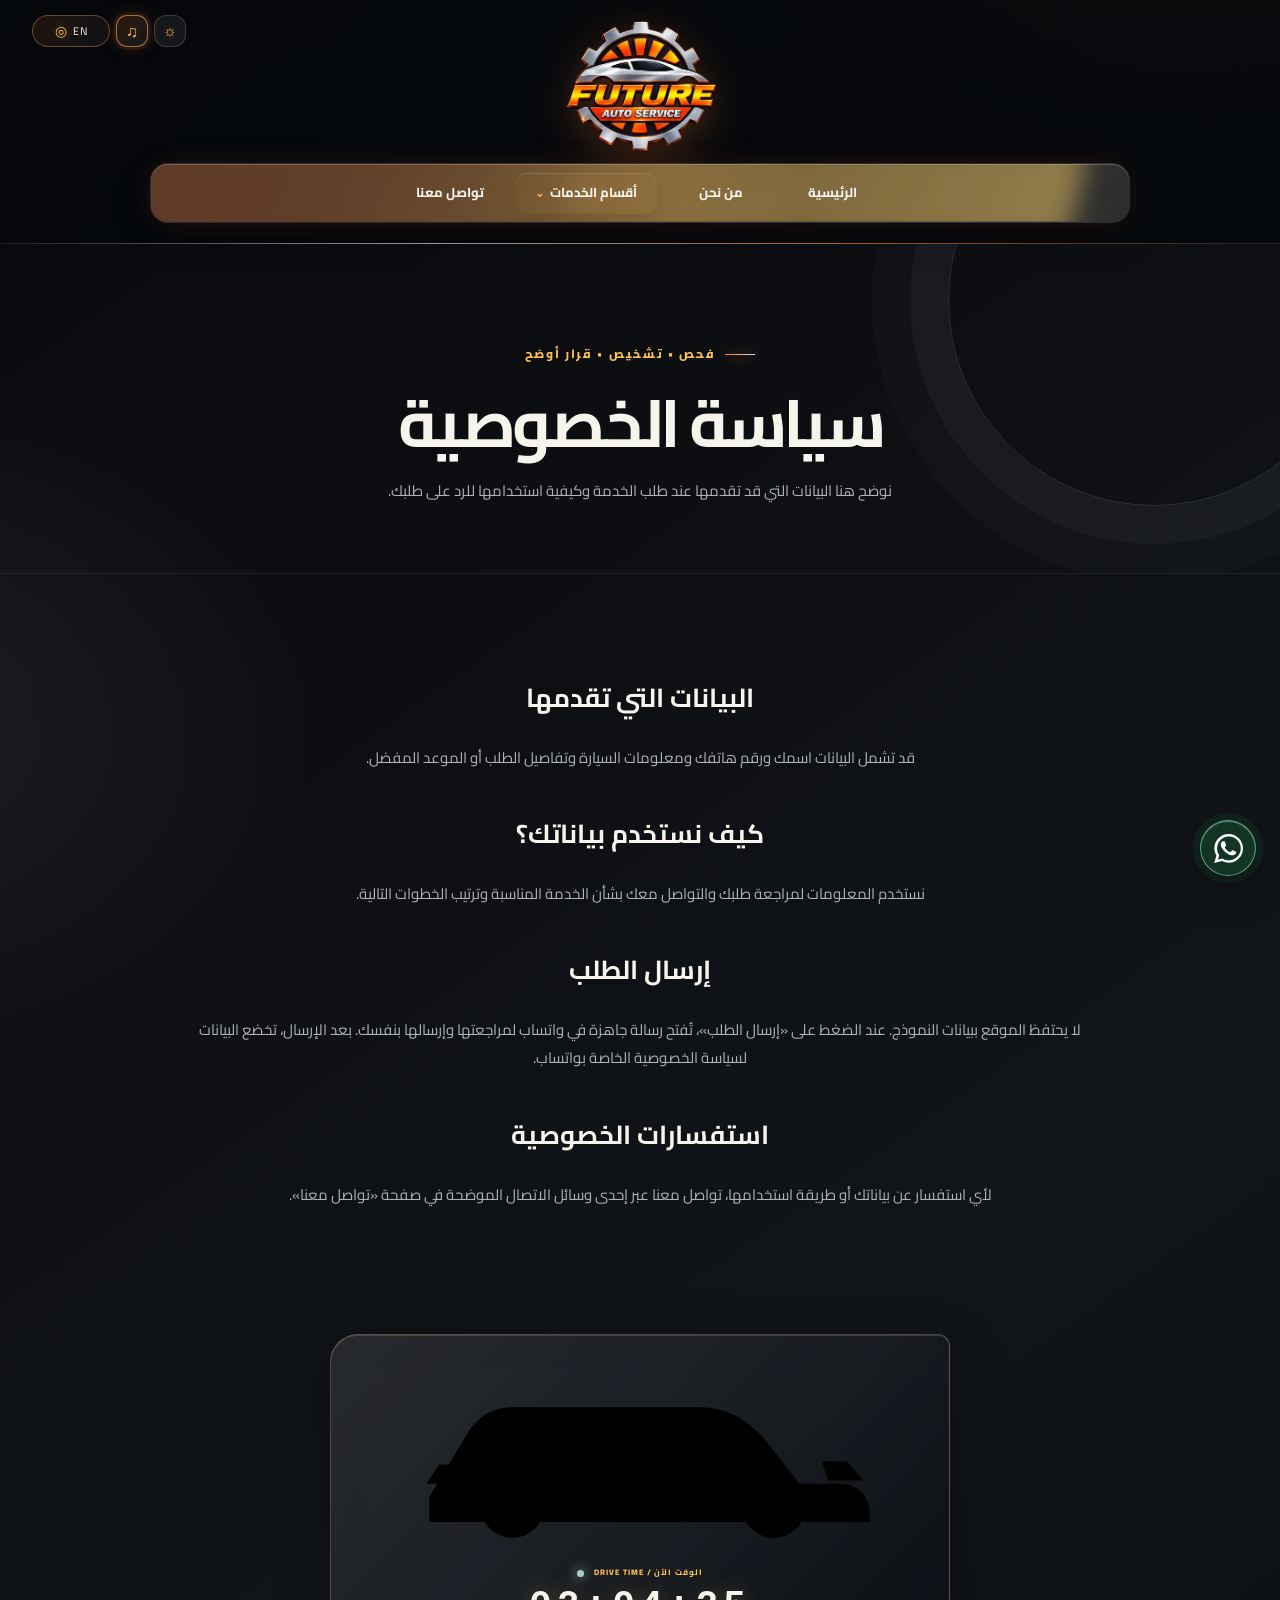
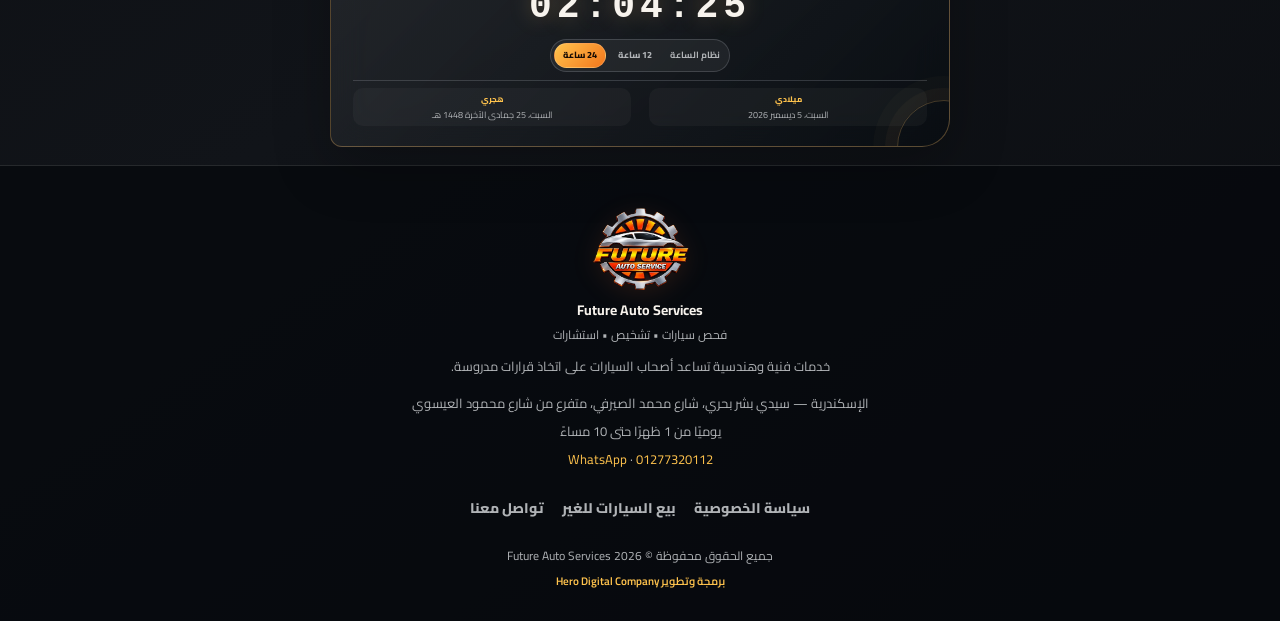
<file: privacy.html>
<!doctype html><html lang="ar" dir="rtl"><head><meta charset="utf-8"><meta name="viewport" content="width=device-width,initial-scale=1"><meta name="description" content="تعرف على البيانات التي يطلبها نموذج الخدمة وكيفية استخدامها عند التواصل عبر واتساب."><meta name="theme-color" content="#07171b"><meta name="robots" content="index,follow"><meta property="og:type" content="website"><meta property="og:title" content="الخصوصية — Future Auto Services"><meta property="og:description" content="تعرف على البيانات التي يطلبها نموذج الخدمة وكيفية استخدامها عند التواصل عبر واتساب."><meta name="twitter:card" content="summary"><link rel="stylesheet" href="css/site.css?v=1"><title>الخصوصية — Future Auto Services</title><meta http-equiv="Cache-Control" content="no-store, no-cache, must-revalidate, max-age=0"><meta http-equiv="Pragma" content="no-cache"><meta http-equiv="Expires" content="0"><link rel="apple-touch-icon" href="assets/images/future-auto-logo-transparent.webp?v=1"><link rel="shortcut icon" href="assets/images/future-auto-logo-transparent.webp?v=1" type="image/webp"></head><body data-page="privacy"><noscript><main class="container error-page"><h1>سياسة الخصوصية</h1><p>تعرف على البيانات التي يطلبها نموذج الخدمة وكيفية استخدامها عند التواصل عبر واتساب.</p><a class="btn" href="https://wa.me/201277320112">تواصل عبر واتساب</a></main></noscript><script src="js/config.js?v=1"></script><script src="locales/ar.js?v=1"></script><script src="locales/en.js?v=1"></script><script src="js/main.js?v=1&homeTop=1"></script></body></html>
</file>
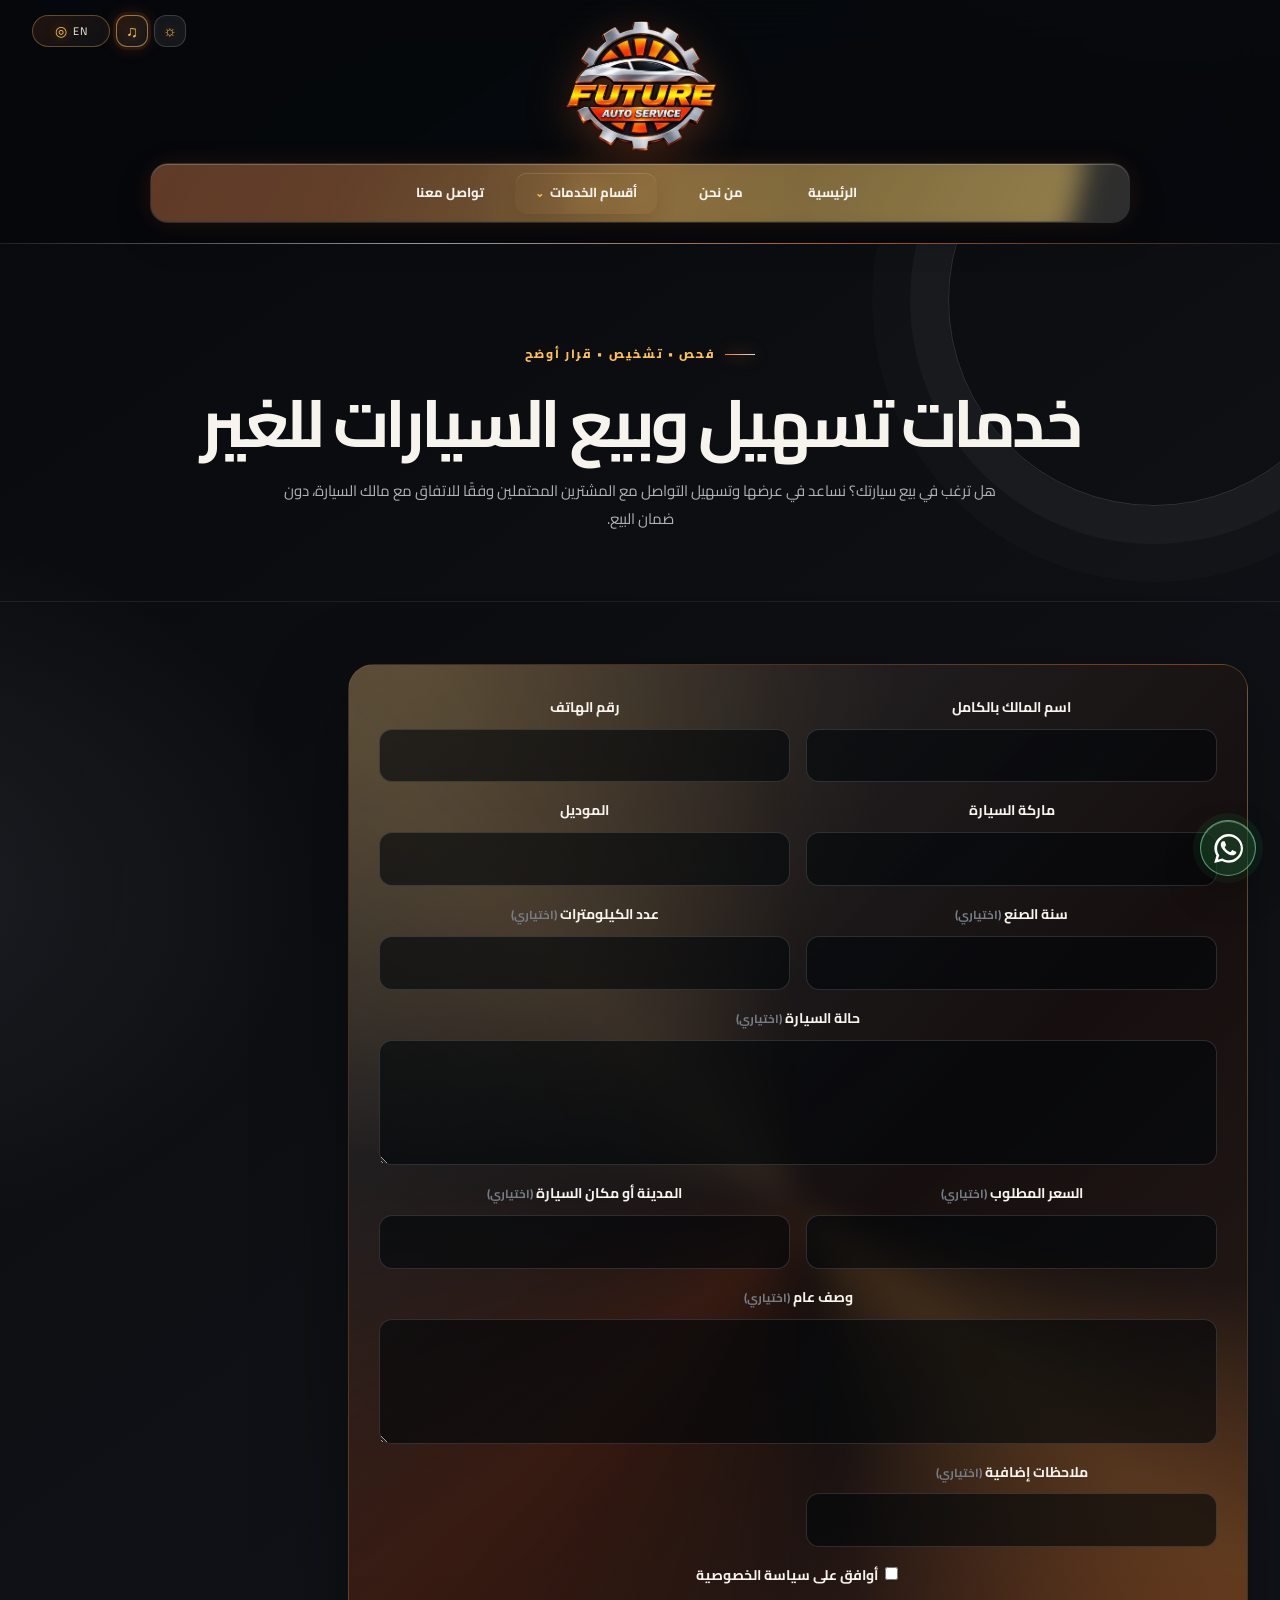
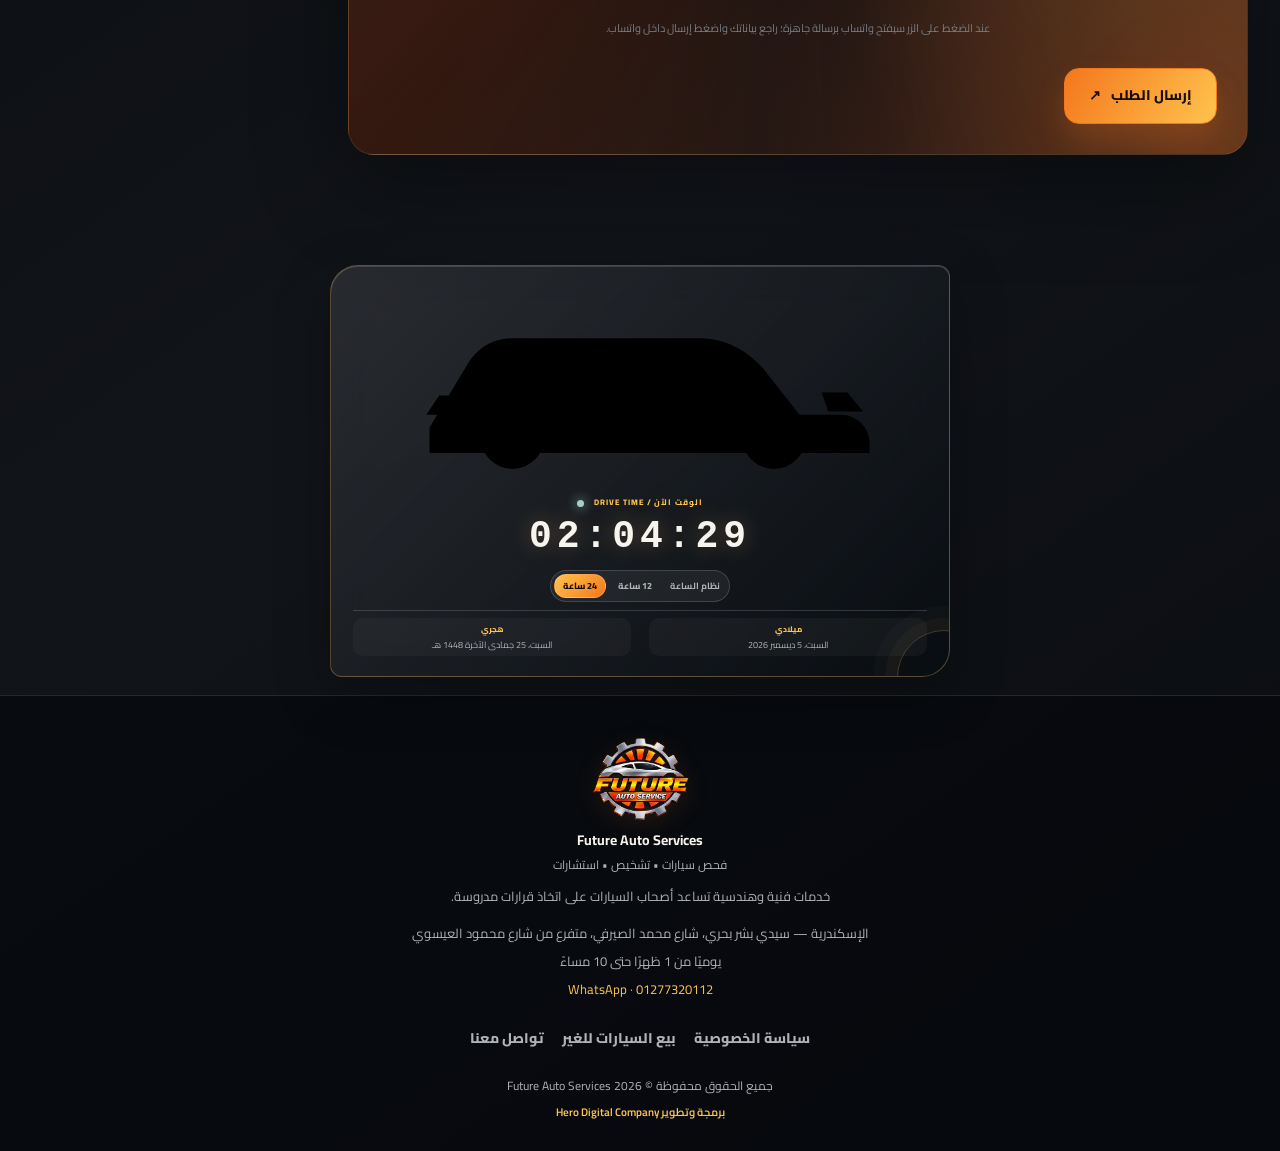
<file: sell-your-car.html>
<!doctype html><html lang="ar" dir="rtl"><head><meta charset="utf-8"><meta name="viewport" content="width=device-width,initial-scale=1"><meta name="description" content="خدمات مساعدة في عرض السيارة وتسهيل التواصل مع المشترين المحتملين وفق الاتفاق مع المالك."><meta name="theme-color" content="#07171b"><meta name="robots" content="index,follow"><meta property="og:type" content="website"><meta property="og:title" content="مساعدة في بيع عربية — Future Auto Services"><meta property="og:description" content="خدمات مساعدة في عرض السيارة وتسهيل التواصل مع المشترين المحتملين وفق الاتفاق مع المالك."><meta name="twitter:card" content="summary"><link rel="stylesheet" href="css/site.css?v=1"><title>مساعدة في بيع عربية — Future Auto Services</title><meta http-equiv="Cache-Control" content="no-store, no-cache, must-revalidate, max-age=0"><meta http-equiv="Pragma" content="no-cache"><meta http-equiv="Expires" content="0"><link rel="apple-touch-icon" href="assets/images/future-auto-logo-transparent.webp?v=1"><link rel="shortcut icon" href="assets/images/future-auto-logo-transparent.webp?v=1" type="image/webp"></head><body data-page="sell"><noscript><main class="container error-page"><h1>مساعدة في بيع عربية</h1><p>خدمات مساعدة في عرض السيارة وتسهيل التواصل مع المشترين المحتملين وفق الاتفاق مع المالك.</p><a class="btn" href="https://wa.me/201277320112">تواصل عبر واتساب</a></main></noscript><script src="js/config.js?v=1"></script><script src="locales/ar.js?v=1"></script><script src="locales/en.js?v=1"></script><script src="js/main.js?v=1&homeTop=1"></script></body></html>
</file>
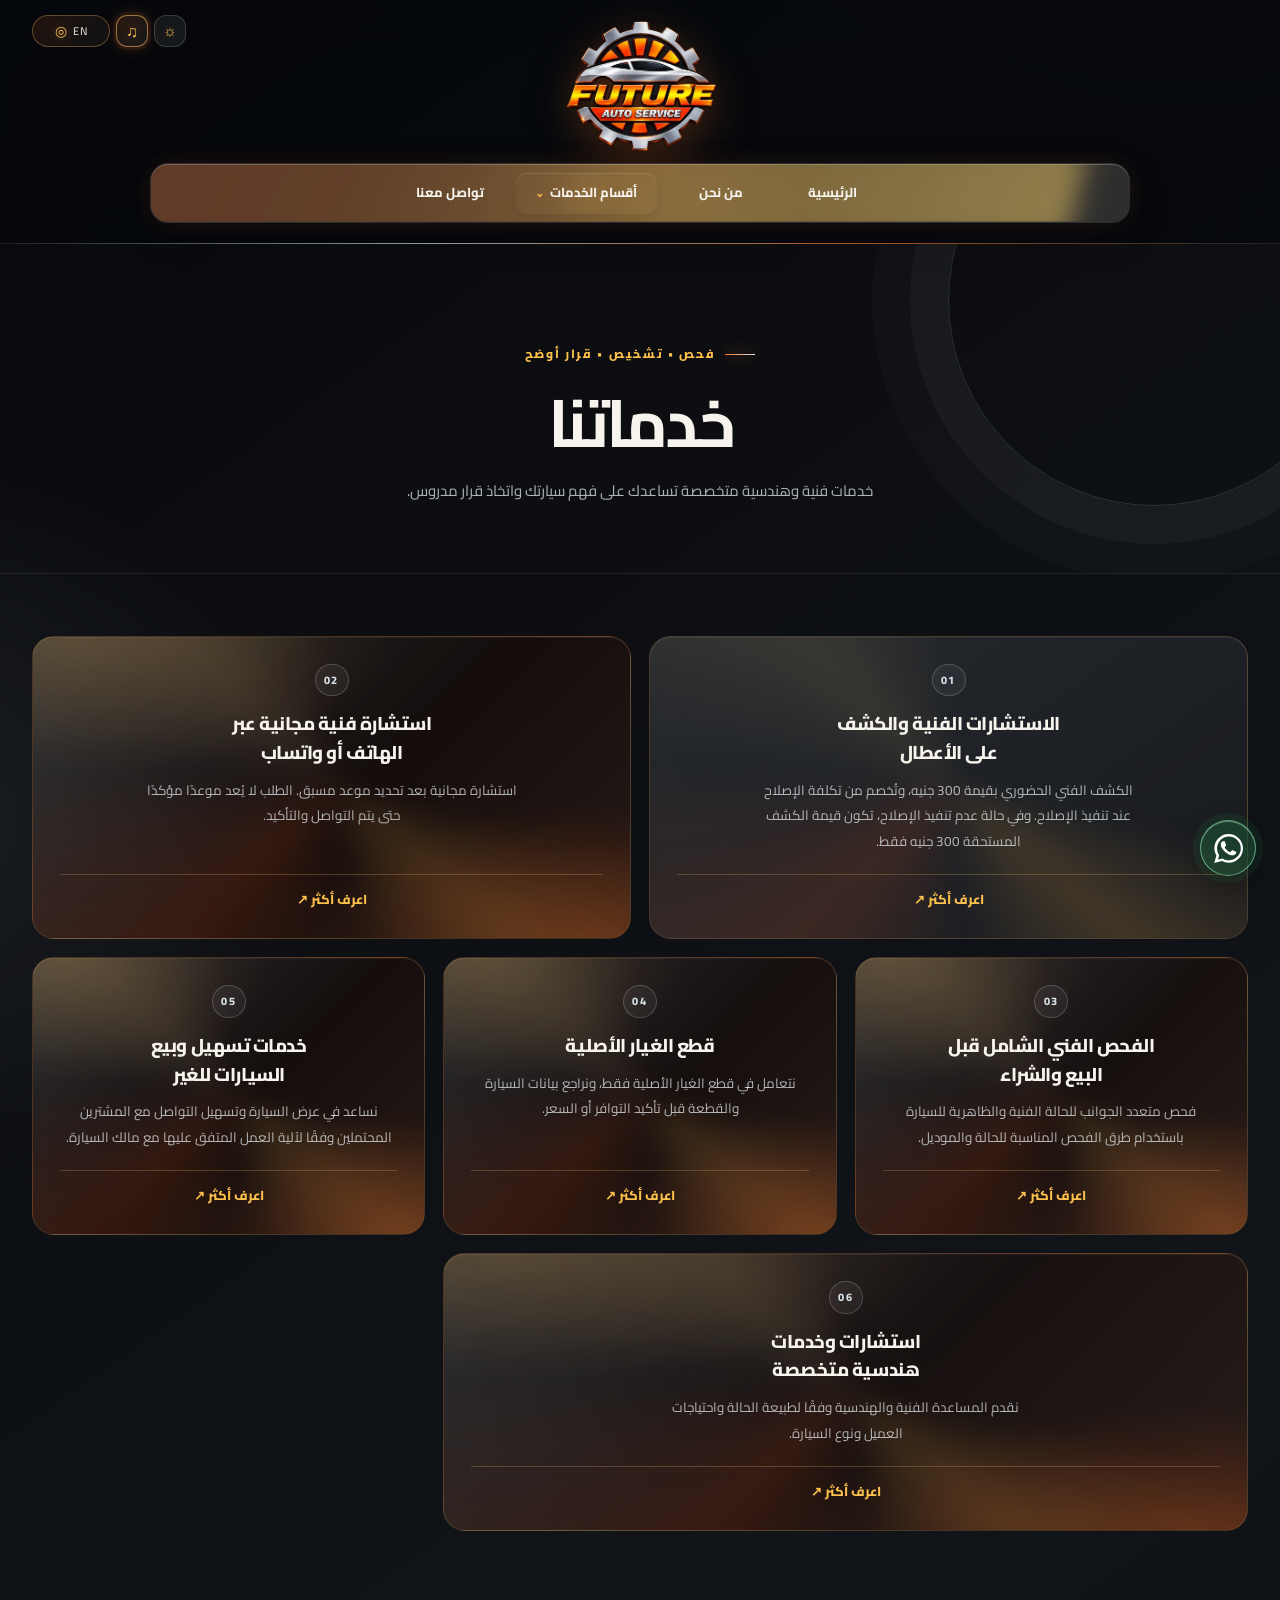
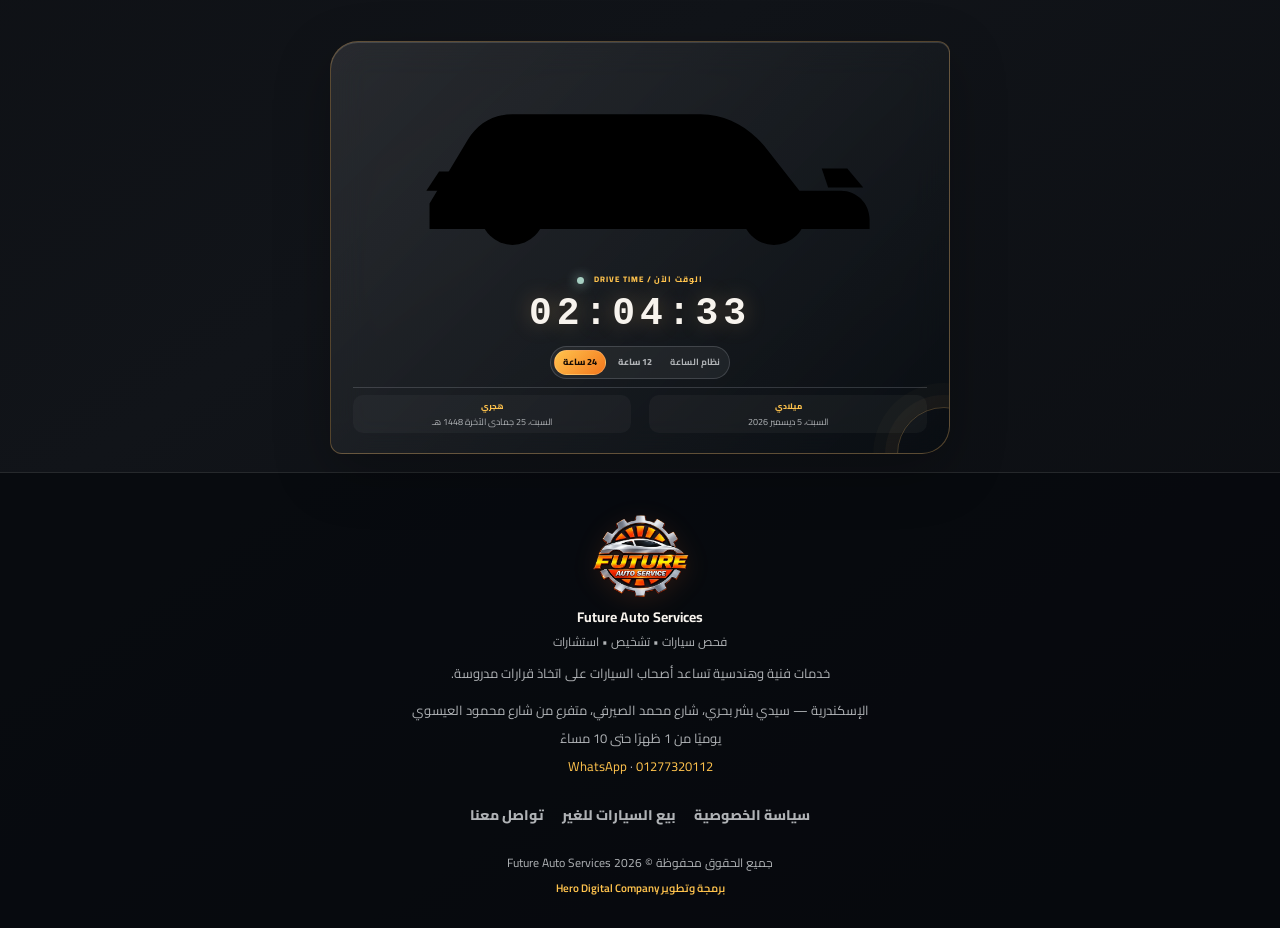
<file: services.html>
<!doctype html><html lang="ar" dir="rtl"><head><meta charset="utf-8"><meta name="viewport" content="width=device-width,initial-scale=1"><meta name="description" content="استكشف خدمات Future Auto Services: فحص سيارات، تشخيص أعطال، استشارات فنية، قطع غيار أصلية ومساعدة في البيع."><meta name="theme-color" content="#07171b"><meta name="robots" content="index,follow"><meta property="og:type" content="website"><meta property="og:title" content="الخدمات — Future Auto Services"><meta property="og:description" content="استكشف خدمات Future Auto Services: فحص سيارات، تشخيص أعطال، استشارات فنية، قطع غيار أصلية ومساعدة في البيع."><meta name="twitter:card" content="summary"><link rel="stylesheet" href="css/site.css?v=1"><title>الخدمات — Future Auto Services</title><meta http-equiv="Cache-Control" content="no-store, no-cache, must-revalidate, max-age=0"><meta http-equiv="Pragma" content="no-cache"><meta http-equiv="Expires" content="0"><link rel="apple-touch-icon" href="assets/images/future-auto-logo-transparent.webp?v=1"><link rel="shortcut icon" href="assets/images/future-auto-logo-transparent.webp?v=1" type="image/webp"></head><body data-page="services"><noscript><main class="container error-page"><h1>الخدمات</h1><p>استكشف خدمات Future Auto Services: فحص سيارات، تشخيص أعطال، استشارات فنية، قطع غيار أصلية ومساعدة في البيع.</p><a class="btn" href="https://wa.me/201277320112">تواصل عبر واتساب</a></main></noscript><script src="js/config.js?v=1"></script><script src="locales/ar.js?v=1"></script><script src="locales/en.js?v=1"></script><script src="js/main.js?v=1&homeTop=1"></script></body></html>
</file>
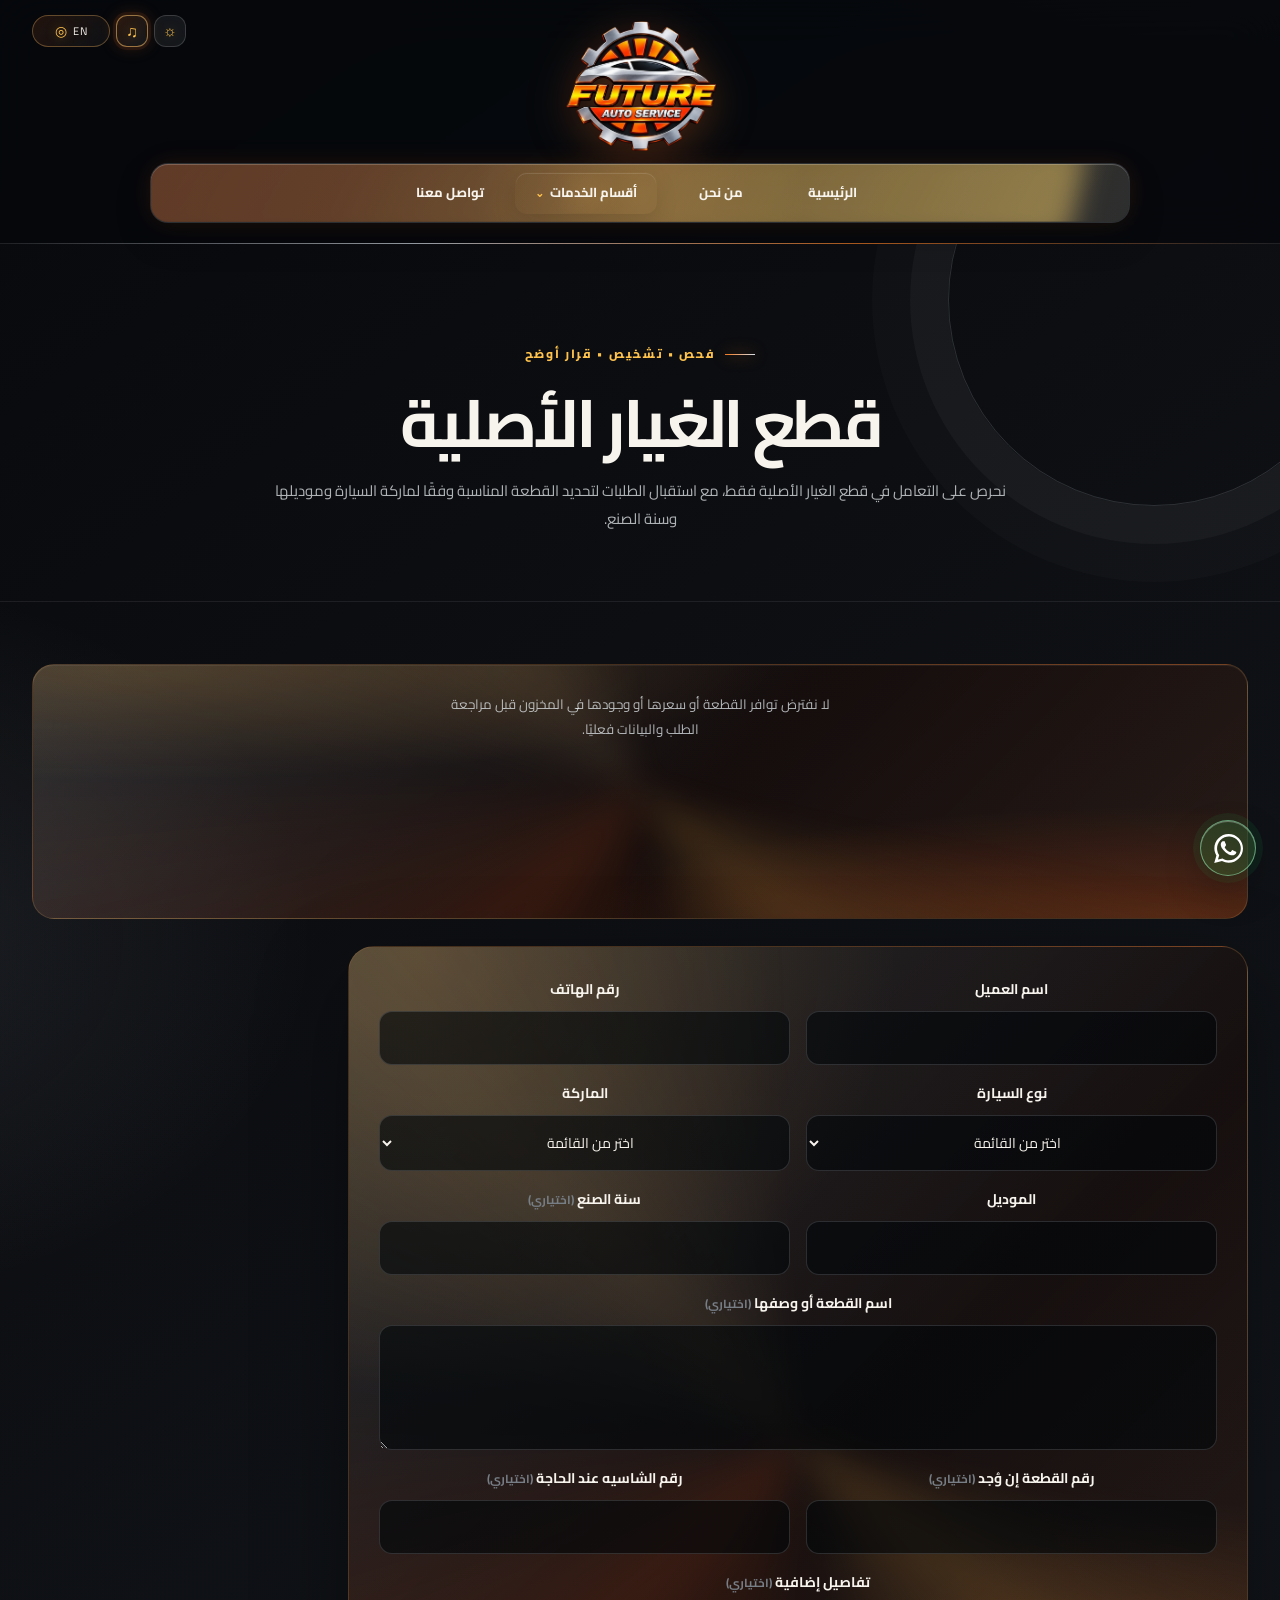
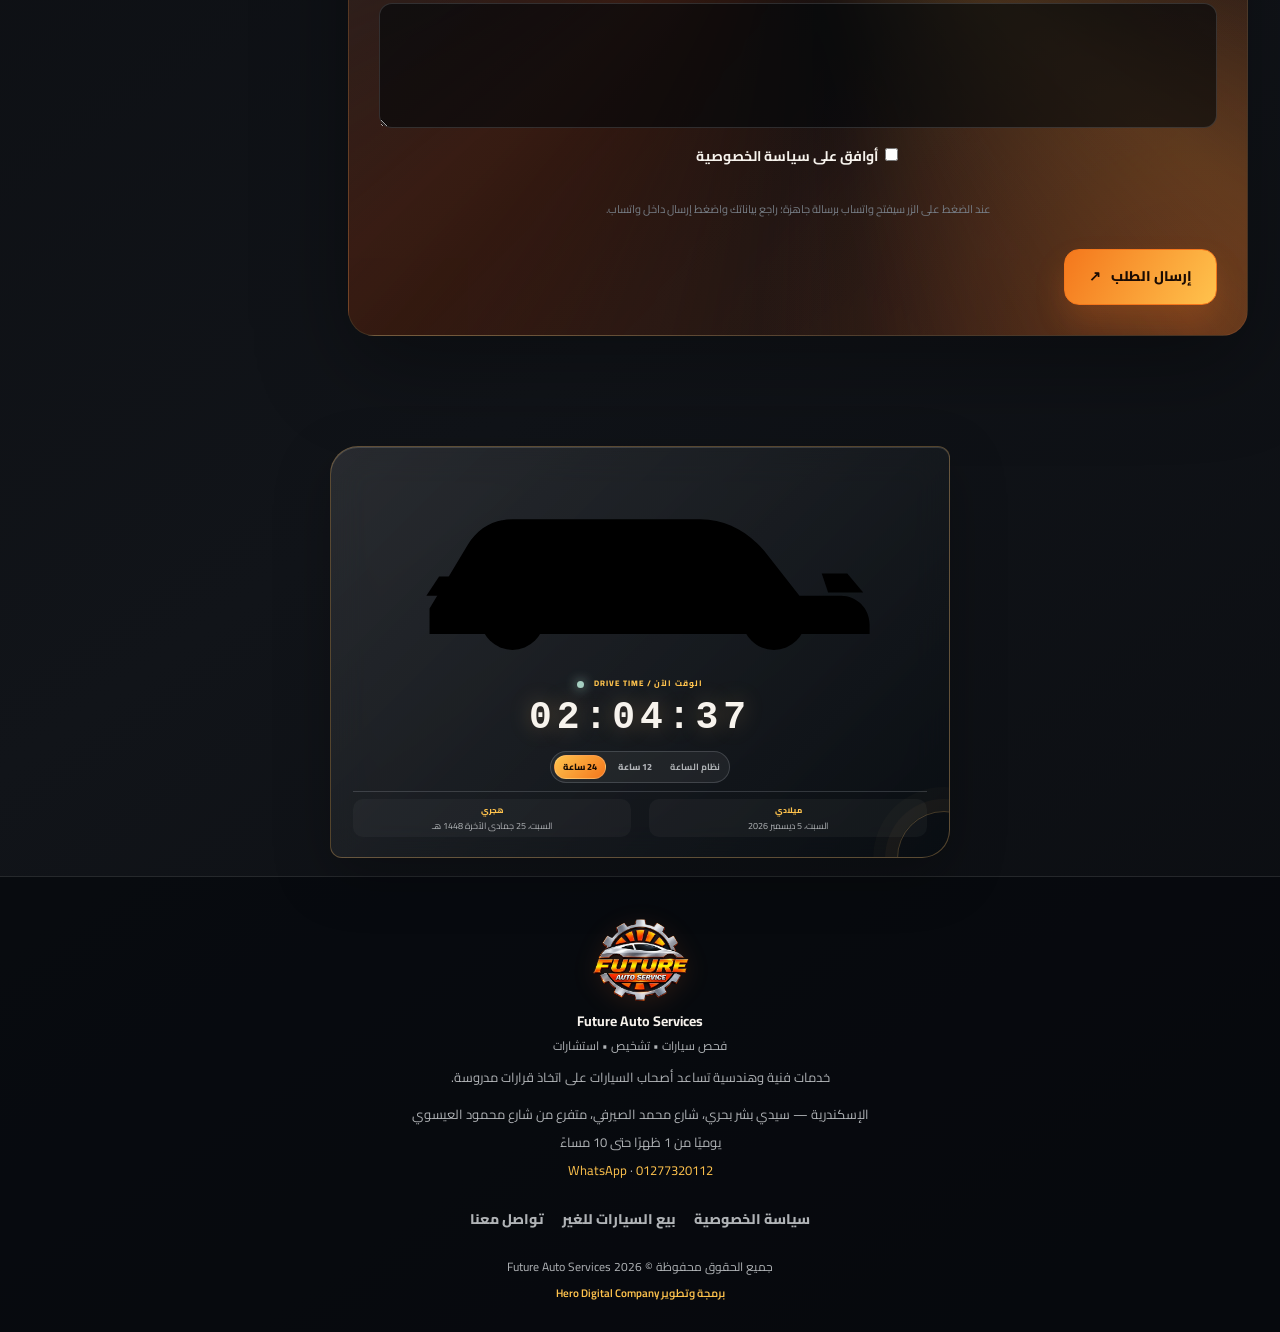
<file: spare-parts.html>
<!doctype html><html lang="ar" dir="rtl"><head><meta charset="utf-8"><meta name="viewport" content="width=device-width,initial-scale=1"><meta name="description" content="اطلب قطع غيار أصلية حسب ماركة السيارة وموديلها وسنة الصنع، مع مراجعة التوفر والسعر قبل التأكيد."><meta name="theme-color" content="#07171b"><meta name="robots" content="index,follow"><meta property="og:type" content="website"><meta property="og:title" content="قطع الغيار — Future Auto Services"><meta property="og:description" content="اطلب قطع غيار أصلية حسب ماركة السيارة وموديلها وسنة الصنع، مع مراجعة التوفر والسعر قبل التأكيد."><meta name="twitter:card" content="summary"><link rel="stylesheet" href="css/site.css?v=1"><title>قطع الغيار — Future Auto Services</title><meta http-equiv="Cache-Control" content="no-store, no-cache, must-revalidate, max-age=0"><meta http-equiv="Pragma" content="no-cache"><meta http-equiv="Expires" content="0"><link rel="apple-touch-icon" href="assets/images/future-auto-logo-transparent.webp?v=1"><link rel="shortcut icon" href="assets/images/future-auto-logo-transparent.webp?v=1" type="image/webp"></head><body data-page="parts"><noscript><main class="container error-page"><h1>قطع الغيار</h1><p>اطلب قطع غيار أصلية حسب ماركة السيارة وموديلها وسنة الصنع، مع مراجعة التوفر والسعر قبل التأكيد.</p><a class="btn" href="https://wa.me/201277320112">تواصل عبر واتساب</a></main></noscript><script src="js/config.js?v=1"></script><script src="locales/ar.js?v=1"></script><script src="locales/en.js?v=1"></script><script src="js/main.js?v=1&homeTop=1"></script></body></html>
</file>
<file: css/site.css>
/* Future Auto Service — flattened runtime stylesheet */

/* ===== style.css ===== */

@import url('https://fonts.googleapis.com/css2?family=Cairo:wght@400;500;600;700;800&display=swap');

:root{--bg:#07090d;--bg-2:#0b1016;--panel:rgba(19,27,36,.66);--panel-solid:#121a23;--panel-soft:rgba(255,255,255,.055);--ink:#f6f7f8;--muted:#9ca8b3;--dim:#697684;--line:rgba(255,255,255,.12);--line-soft:rgba(255,255,255,.075);--orange:#ff7626;--amber:#ffbf68;--cyan:#d6dee6;--green:#68e0b3;--max:1240px;--radius:26px;--font-ar:'Cairo',Tahoma,sans-serif;--font-en:'Cairo',Tahoma,sans-serif;--ease:cubic-bezier(.22,.8,.24,1);--shadow:0 30px 90px rgba(0,0,0,.34)}
*{box-sizing:border-box}html{scroll-behavior:smooth;background:var(--bg)}body{margin:0;min-width:320px;overflow-x:hidden;background:radial-gradient(900px 620px at 92% -10%,rgba(255,118,38,.16),transparent 58%),radial-gradient(760px 580px at -12% 32%,rgba(214,222,230,.12),transparent 62%),linear-gradient(145deg,#07090d,#0b1016 62%,#090c11);color:var(--ink);font-family:var(--font-ar);line-height:1.8}a{color:inherit;text-decoration:none}button,input,select,textarea{font:inherit}button{cursor:pointer}.container{width:min(var(--max),calc(100% - 64px));margin-inline:auto}
::selection{background:var(--orange);color:#160b04}:where(a:not(.brand),button,input,select,textarea):focus-visible{outline:2px solid var(--amber);outline-offset:4px}
.site-progress{position:fixed;z-index:100;inset:0 0 auto;height:3px;pointer-events:none}.site-progress span{display:block;width:0;height:100%;background:linear-gradient(90deg,var(--cyan),var(--orange),var(--amber));box-shadow:0 0 20px var(--orange);transition:width .12s linear}
.topbar{position:sticky;top:0;z-index:50;border-bottom:1px solid rgba(255,255,255,.08);background:rgba(7,9,13,.72);backdrop-filter:blur(24px);-webkit-backdrop-filter:blur(24px)}.topbar:after{content:"";position:absolute;inset:auto 0 -1px;height:1px;background:linear-gradient(90deg,transparent,var(--cyan),var(--orange),transparent);opacity:.6}.topbar-inner{min-height:82px;display:flex;align-items:center;gap:22px}.brand{display:flex;align-items:center;gap:12px;min-width:250px;transition:transform .3s var(--ease)}.brand:hover{transform:translateY(-2px)}.mark{width:58px;height:56px;display:grid;place-items:center;overflow:hidden}.mark img{width:100%;height:100%;object-fit:contain;filter:drop-shadow(0 10px 18px rgba(255,118,38,.3))}.brand-copy strong{display:block;font-size:14px;letter-spacing:.02em}.brand-copy small{display:block;color:var(--muted);font-size:10px;margin-top:0}.nav{display:flex;align-items:center;gap:3px;flex:1;overflow:visible;scrollbar-width:none}.nav::-webkit-scrollbar{display:none}.nav a,.lang{padding:8px 11px;border:1px solid transparent;border-radius:999px;color:var(--muted);font-size:11px;white-space:nowrap;transition:color .25s var(--ease),background .25s var(--ease),border-color .25s var(--ease),transform .25s var(--ease)}.nav a:hover,.nav a.active{color:var(--ink);background:rgba(255,255,255,.07);border-color:rgba(255,255,255,.11);transform:translateY(-1px)}.nav a.active{color:var(--amber)}.lang{border-color:var(--line);background:rgba(255,255,255,.03);color:var(--ink);font-size:10px}.lang:hover{border-color:rgba(255,118,38,.7)}.menu{display:none;border:1px solid var(--line);border-radius:12px;background:var(--panel-soft);color:var(--ink);padding:6px 10px;font-size:18px;line-height:1}.theme-toggle{display:grid;place-items:center;width:38px;height:38px;padding:0;border:1px solid var(--line);border-radius:12px;background:var(--panel-soft);color:var(--amber);transition:transform .3s var(--ease),border-color .3s var(--ease)}.theme-toggle:hover{transform:rotate(12deg) scale(1.06);border-color:var(--orange)}
main{position:relative}.hero{position:relative;min-height:720px;padding:108px 0 112px;display:grid;grid-template-columns:minmax(0,1fr) minmax(430px,.88fr);gap:86px;align-items:center}.hero:before{content:"";position:absolute;inset:8% auto auto -13%;width:400px;height:400px;border:1px solid rgba(214,222,230,.16);border-radius:50%;box-shadow:0 0 0 36px rgba(214,222,230,.035),0 0 0 72px rgba(214,222,230,.018);pointer-events:none}.hero-copy{position:relative;z-index:1}.eyebrow{display:inline-flex;align-items:center;gap:10px;color:var(--amber);font-size:10px;font-weight:800;letter-spacing:.14em}.eyebrow:before{content:"";width:30px;height:1px;background:linear-gradient(90deg,var(--orange),var(--cyan));box-shadow:0 0 15px var(--orange)}.hero h1{max-width:760px;margin:19px 0 22px;font-size:clamp(45px,5.8vw,82px);font-weight:700;letter-spacing:-.06em;line-height:1.13}.hero h1 span{display:block;color:transparent;background:linear-gradient(100deg,var(--ink),var(--cyan) 68%,var(--amber));-webkit-background-clip:text;background-clip:text}.hero p{max-width:620px;margin:0;color:var(--muted);font-size:16px}.actions{display:flex;flex-wrap:wrap;gap:12px;margin-top:32px}.btn{position:relative;display:inline-flex;align-items:center;justify-content:center;gap:10px;min-height:52px;padding:12px 21px;overflow:hidden;border:1px solid var(--orange);border-radius:15px;background:linear-gradient(120deg,var(--orange),var(--amber));color:#1a0b03;font-size:12px;font-weight:800;box-shadow:0 16px 30px rgba(255,118,38,.17);transition:transform .3s var(--ease),box-shadow .3s var(--ease),filter .3s var(--ease)}.btn:before{content:"";position:absolute;inset:0;background:linear-gradient(105deg,transparent 25%,rgba(255,255,255,.8) 50%,transparent 75%);transform:translateX(-130%);transition:transform .75s var(--ease)}.btn:hover{transform:translateY(-4px);box-shadow:0 22px 45px rgba(255,118,38,.27);filter:saturate(1.12)}.btn:hover:before{transform:translateX(130%)}.btn.secondary{border-color:var(--line);background:rgba(255,255,255,.045);color:var(--ink);box-shadow:none}.btn.secondary:hover{border-color:rgba(214,222,230,.5);box-shadow:0 18px 35px rgba(0,0,0,.25)}.form-note{color:var(--dim);font-size:11px}.hero .form-note{margin-top:24px}.kicker-row{display:flex;flex-wrap:wrap;gap:8px;margin-top:30px}.kicker{display:inline-flex;align-items:center;gap:7px;padding:8px 12px;border:1px solid var(--line-soft);border-radius:999px;background:rgba(255,255,255,.035);color:var(--muted);font-size:10px}.kicker b{color:var(--cyan);font-size:11px}
.hero-visual{position:relative;isolation:isolate}.hero-card{position:relative;min-height:500px;border:1px solid rgba(255,255,255,.2);border-radius:34px;overflow:hidden;background:linear-gradient(145deg,rgba(255,255,255,.15),rgba(255,255,255,.035));box-shadow:30px 30px 100px rgba(0,0,0,.46),inset 0 1px 0 rgba(255,255,255,.2);backdrop-filter:blur(15px);-webkit-backdrop-filter:blur(15px)}.hero-card:before{content:"";position:absolute;z-index:2;inset:0;background:linear-gradient(105deg,transparent 32%,rgba(214,222,230,.48) 49%,rgba(255,255,255,.8) 50%,rgba(255,118,38,.45) 51%,transparent 68%);width:45%;transform:translateX(-150%) skewX(-18deg);animation:scan 7s ease-in-out infinite;pointer-events:none;mix-blend-mode:screen}.hero-card:after{content:"";position:absolute;inset:0;background:linear-gradient(180deg,transparent 35%,rgba(4,7,10,.94) 100%);pointer-events:none}.hero-card img{width:100%;height:500px;display:block;object-fit:cover;opacity:.72;transform:scale(1.04);transition:transform 1.2s var(--ease),opacity .6s var(--ease)}.hero-card:hover img{opacity:.92;transform:scale(1.1)}.hero-caption{position:absolute;z-index:3;inset:auto 28px 29px;border-inline-start:2px solid var(--orange);padding-inline-start:15px}.hero-caption strong{display:block;font-size:20px}.hero-caption small{display:block;margin-top:4px;color:#d5dde0c7;font-size:11px}.hero-orbit{position:absolute;z-index:-1;inset:-35px -38px auto auto;width:190px;height:190px;border:1px solid rgba(255,118,38,.55);border-radius:50%;box-shadow:0 0 0 25px rgba(255,118,38,.07),0 0 0 50px rgba(255,118,38,.03);animation:float 7s ease-in-out infinite}.hero-orbit:after{content:"";position:absolute;inset:38px;border:1px dashed rgba(214,222,230,.4);border-radius:50%;animation:spin 22s linear infinite}.hero-chip{position:absolute;z-index:4;inset:auto auto 26px -27px;display:flex;align-items:center;gap:10px;padding:12px 15px;border:1px solid rgba(255,255,255,.16);border-radius:14px;background:rgba(13,20,27,.78);box-shadow:0 22px 40px rgba(0,0,0,.38);backdrop-filter:blur(16px);font-size:10px;color:var(--ink)}.hero-chip i{width:8px;height:8px;border-radius:50%;background:var(--green);box-shadow:0 0 14px var(--green)}
.section{position:relative;padding:118px 0}.section.band{background:linear-gradient(120deg,rgba(255,118,38,.07),rgba(214,222,230,.04) 48%,transparent);border-block:1px solid rgba(255,255,255,.07)}.section:after{content:"";position:absolute;inset:auto 0 0;height:1px;background:linear-gradient(90deg,transparent,rgba(255,255,255,.12),transparent)}.section-head{display:flex;justify-content:space-between;align-items:end;gap:28px;margin-bottom:38px}.section-head h2{max-width:680px;margin:8px 0 0;font-size:clamp(30px,4vw,52px);letter-spacing:-.05em;line-height:1.18}.section-head p{max-width:430px;margin:0;color:var(--muted);font-size:13px}.grid{display:grid;grid-template-columns:repeat(3,minmax(0,1fr));gap:18px}.card{position:relative;background:linear-gradient(145deg,rgba(255,255,255,.11),rgba(255,255,255,.035));border:1px solid var(--line-soft);border-radius:22px;padding:27px;overflow:hidden;box-shadow:inset 0 1px 0 rgba(255,255,255,.06);backdrop-filter:blur(14px);-webkit-backdrop-filter:blur(14px);transition:transform .35s var(--ease),border-color .35s var(--ease),box-shadow .35s var(--ease)}.card:before{content:"";position:absolute;inset:0 0 auto auto;width:55%;height:1px;background:linear-gradient(90deg,transparent,var(--cyan),var(--orange));opacity:.8}.card:after{content:"";position:absolute;inset:auto -45px -55px auto;width:150px;height:150px;border:1px solid rgba(214,222,230,.15);border-radius:50%;transition:transform .5s var(--ease)}.card:hover{transform:translateY(-9px);border-color:rgba(214,222,230,.4);box-shadow:0 25px 60px rgba(0,0,0,.3),0 0 0 1px rgba(214,222,230,.1)}.card:hover:after{transform:scale(1.35)}.card .num{color:var(--cyan);font-size:11px;font-weight:800;letter-spacing:.14em}.card h3{position:relative;z-index:1;margin:14px 0 10px;font-size:17px;line-height:1.55}.card p{position:relative;z-index:1;margin:0 0 20px;color:var(--muted);font-size:12px}.card-link{position:relative;z-index:1;color:var(--amber);font-size:11px;font-weight:800;transition:color .25s var(--ease)}.card-link:hover{color:var(--cyan)}
.category-stage{position:relative;margin-inline:-1px}.category-rail{display:flex;gap:18px;overflow-x:auto;overscroll-behavior-inline:contain;scroll-snap-type:x mandatory;padding:10px 3px 28px;scrollbar-width:thin;scrollbar-color:var(--orange) transparent}.category-card{position:relative;flex:0 0 min(330px,78vw);min-height:260px;display:flex;flex-direction:column;justify-content:space-between;padding:25px;border:1px solid rgba(255,255,255,.16);border-radius:28px;scroll-snap-align:start;overflow:hidden;background:linear-gradient(145deg,rgba(255,255,255,.14),rgba(255,255,255,.035));box-shadow:inset 0 1px 0 rgba(255,255,255,.16),0 20px 55px rgba(0,0,0,.22);backdrop-filter:blur(18px);-webkit-backdrop-filter:blur(18px);transition:transform .35s var(--ease),border-color .35s var(--ease),background .35s var(--ease)}.category-card:before{content:"";position:absolute;inset:auto -50px -60px auto;width:190px;height:190px;border:1px solid rgba(214,222,230,.22);border-radius:50%;box-shadow:0 0 0 22px rgba(214,222,230,.03),0 0 0 44px rgba(214,222,230,.02)}.category-card:hover{transform:translateY(-8px);border-color:rgba(214,222,230,.55);background:linear-gradient(145deg,rgba(214,222,230,.16),rgba(255,255,255,.05))}.category-card-top{display:flex;justify-content:space-between;align-items:center}.category-index{color:var(--cyan);font-size:11px;font-weight:800;letter-spacing:.16em}.category-badge{display:grid;place-items:center;width:38px;height:38px;border:1px solid rgba(255,255,255,.18);border-radius:50%;color:var(--amber);font-size:17px}.category-card h3{position:relative;z-index:1;margin:0;font-size:24px}.category-card p{position:relative;z-index:1;max-width:245px;margin:7px 0 0;color:var(--muted);font-size:12px}.category-card-footer{display:flex;justify-content:space-between;align-items:center;position:relative;z-index:1;color:var(--amber);font-size:11px;font-weight:800}.rail-hint{display:flex;align-items:center;gap:9px;color:var(--dim);font-size:11px}.rail-hint:before{content:"";display:block;width:38px;height:1px;background:linear-gradient(90deg,var(--cyan),transparent)}
.steps{display:grid;grid-template-columns:repeat(4,minmax(0,1fr));gap:1px;border:1px solid var(--line);border-radius:22px;overflow:hidden;background:var(--line)}.step{min-height:170px;background:rgba(11,16,22,.78);padding:25px;transition:background .35s var(--ease),transform .35s var(--ease)}.step:hover{background:rgba(255,118,38,.09);transform:translateY(-4px)}.step b{display:block;color:var(--cyan);font-size:30px;line-height:1}.step p{margin:22px 0 0;color:var(--ink);font-size:12px}
.brand-groups{display:grid;gap:24px}.brand-group{position:relative;padding:30px;border:1px solid var(--line-soft);border-radius:26px;background:linear-gradient(145deg,rgba(255,255,255,.09),rgba(255,255,255,.025));box-shadow:inset 0 1px 0 rgba(255,255,255,.08);backdrop-filter:blur(14px);-webkit-backdrop-filter:blur(14px);overflow:hidden}.brand-group:before{content:"";position:absolute;inset:0 auto 0 0;width:3px;background:linear-gradient(var(--cyan),var(--orange));opacity:.9}.brand-group-head{display:flex;justify-content:space-between;align-items:end;gap:20px;margin-bottom:24px}.brand-group h2{margin:0;font-size:24px}.brand-group-head p{max-width:500px;margin:0;color:var(--muted);font-size:12px}.brand-grid{display:grid;grid-template-columns:repeat(6,minmax(0,1fr));gap:10px}.brand-card{min-height:105px;display:flex;flex-direction:column;align-items:center;justify-content:center;gap:9px;border:1px solid rgba(255,255,255,.09);border-radius:16px;background:rgba(5,9,13,.38);color:var(--ink);transition:transform .3s var(--ease),border-color .3s var(--ease),background .3s var(--ease),box-shadow .3s var(--ease)}.brand-card:hover{transform:translateY(-6px);border-color:rgba(214,222,230,.55);background:rgba(214,222,230,.09);box-shadow:0 15px 35px rgba(0,0,0,.25)}.brand-logo{width:78px;height:40px;display:grid;place-items:center}.brand-logo img{max-width:100%;max-height:100%;width:auto;height:auto;object-fit:contain;filter:brightness(0) invert(1);opacity:.86;transition:opacity .3s var(--ease),transform .3s var(--ease),filter .3s var(--ease)}.brand-card:hover .brand-logo img{filter:none;opacity:1;transform:scale(1.08)}.brand-logo span{display:grid;place-items:center;width:38px;height:38px;border:1px solid rgba(255,255,255,.2);border-radius:50%;color:var(--amber);font-size:11px;font-weight:800}.brand-card strong{font-size:10px;font-weight:700;text-align:center}.disclaimer{display:flex;gap:11px;align-items:flex-start;margin-top:26px;padding:16px 17px;border:1px solid rgba(255,118,38,.35);border-radius:15px;background:rgba(255,118,38,.07);color:var(--muted);font-size:11px}.disclaimer b{color:var(--amber);font-size:14px}
.page-hero{position:relative;padding:92px 0 68px;border-bottom:1px solid var(--line-soft);overflow:hidden}.page-hero:before{content:"";position:absolute;inset:-150px -80px auto auto;width:410px;height:410px;border:1px solid rgba(214,222,230,.16);border-radius:50%;box-shadow:0 0 0 38px rgba(214,222,230,.035),0 0 0 76px rgba(214,222,230,.018);animation:spin 32s linear infinite}.page-hero h1{position:relative;max-width:900px;margin:18px 0 15px;font-size:clamp(38px,5.2vw,68px);letter-spacing:-.055em;line-height:1.18}.page-hero p{position:relative;max-width:740px;margin:0;color:var(--muted);font-size:15px}.content{padding:62px 0 110px}.prose{max-width:900px}.prose p,.prose li{color:var(--muted);font-size:14px}.prose h2{font-size:26px;margin-top:38px}.split{display:grid;grid-template-columns:minmax(0,1fr) minmax(0,1fr);gap:26px}.list{display:grid;gap:12px;margin:0;padding:0;list-style:none}.list li{position:relative;padding:16px 18px;border:1px solid var(--line-soft);border-radius:15px;background:rgba(255,255,255,.045);color:var(--ink);font-size:12px;transition:transform .3s var(--ease),border-color .3s var(--ease),background .3s var(--ease)}.list li:before{content:"✦";margin-inline-end:10px;color:var(--cyan)}.list li:hover{transform:translateX(-5px);border-color:rgba(214,222,230,.4);background:rgba(214,222,230,.07)}.form{display:grid;gap:18px;max-width:900px;padding:30px;border:1px solid var(--line);border-radius:26px;background:linear-gradient(145deg,rgba(255,255,255,.1),rgba(255,255,255,.035));box-shadow:var(--shadow);backdrop-filter:blur(15px);-webkit-backdrop-filter:blur(15px)}.fields{display:grid;grid-template-columns:repeat(2,minmax(0,1fr));gap:16px}.field{display:grid;gap:8px}.field.full{grid-column:1/-1}.field label{color:var(--ink);font-size:11px}.field label small{color:var(--dim)}.field input,.field select,.field textarea{width:100%;padding:13px 14px;border:1px solid var(--line);border-radius:13px;background:rgba(3,7,11,.62);color:var(--ink);outline:none;transition:border-color .25s var(--ease),box-shadow .25s var(--ease),transform .25s var(--ease)}.field input::placeholder,.field textarea::placeholder{color:var(--dim)}.field textarea{min-height:125px;resize:vertical}.field input:focus,.field select:focus,.field textarea:focus{border-color:var(--cyan);box-shadow:0 0 0 4px rgba(214,222,230,.11);transform:translateY(-1px)}.field input[type=checkbox]{width:auto;accent-color:var(--orange)}.status{display:none;padding:13px 15px;border-radius:13px;font-size:12px}.status.show{display:block}.status.info{background:rgba(214,222,230,.12);color:var(--ink)}.status.error{background:rgba(255,90,90,.12);color:#ffc0c0}.footer{padding:42px 0 30px;border-top:1px solid var(--line-soft);color:var(--muted);font-size:11px}.footer-grid{display:grid;grid-template-columns:1.3fr .8fr auto;gap:30px;align-items:end}.footer-brand{display:flex;align-items:center;gap:12px}.footer-brand-logo{width:92px;height:68px;object-fit:contain;filter:drop-shadow(0 5px 12px rgba(255,118,38,.2))}.footer strong{display:block;color:var(--ink);font-size:13px}.footer p{max-width:340px;margin:8px 0 0}.footer nav{display:flex;flex-wrap:wrap;gap:13px}.footer nav a{transition:color .25s var(--ease)}.footer nav a:hover{color:var(--amber)}.footer-grid>span{display:grid;gap:5px;justify-items:end}.footer-dev{display:block;color:var(--amber);font-size:10px}.empty{display:inline-block;padding:14px;border:1px dashed var(--line);border-radius:12px;color:var(--muted);font-size:12px}.error-page{text-align:center;padding:150px 0}.error-page h1{margin:0;color:var(--orange);font-size:100px;line-height:1}.whatsapp-fab{position:fixed;z-index:70;inset:auto 24px 24px auto;width:56px;height:56px;display:grid;place-items:center;border-radius:50%;background:#25d366;color:#fff;box-shadow:0 15px 32px rgba(37,211,102,.36),0 0 0 7px rgba(37,211,102,.1);transition:transform .3s var(--ease),box-shadow .3s var(--ease)}.whatsapp-fab:hover{transform:translateY(-6px) scale(1.06);box-shadow:0 22px 42px rgba(37,211,102,.45),0 0 0 11px rgba(37,211,102,.13)}.whatsapp-fab svg{width:29px;height:29px;fill:currentColor}
.reveal{opacity:0;transform:translateY(24px);transition:opacity .7s var(--ease),transform .7s var(--ease)}.reveal.is-visible{opacity:1;transform:none}.reveal.delay-1{transition-delay:.08s}.reveal.delay-2{transition-delay:.16s}.reveal.delay-3{transition-delay:.24s}.page-ready .hero-copy{animation:hero-in .8s var(--ease) both}.page-ready .hero-visual{animation:hero-in .95s .12s var(--ease) both}.page-exit{opacity:0;transform:translateY(6px);transition:opacity .18s ease,transform .18s ease}
@keyframes hero-in{from{opacity:0;transform:translateY(20px)}to{opacity:1;transform:none}}@keyframes scan{0%,17%{transform:translateX(-150%)}55%,72%{transform:translateX(350%)}100%{transform:translateX(350%)}}@keyframes float{0%,100%{transform:translateY(0)}50%{transform:translateY(15px)}}@keyframes spin{to{transform:rotate(360deg)}}
@media(max-width:1060px){.topbar-inner{gap:14px}.brand{min-width:220px}.nav a{padding-inline:8px}.hero{grid-template-columns:1fr .9fr;gap:42px}.brand-grid{grid-template-columns:repeat(4,minmax(0,1fr))}.footer-grid{grid-template-columns:1fr 1fr}.footer-grid>span{grid-column:1/-1}}
@media(max-width:820px){.container{width:min(var(--max),calc(100% - 36px))}.topbar-inner{flex-wrap:wrap;padding:10px 0}.brand{min-width:0;order:1}.menu{display:block;order:2;margin-inline-start:auto}.lang{order:3}.theme-toggle{order:4}.nav{display:none;order:5;flex-basis:100%;flex-wrap:wrap;overflow:visible;padding:6px 0 10px}.nav.open{display:flex}.hero{min-height:auto;padding:76px 0 86px;grid-template-columns:1fr}.hero-card,.hero-card img{min-height:420px;height:420px}.hero-chip{inset:auto 16px 18px auto}.grid{grid-template-columns:repeat(2,minmax(0,1fr))}.steps{grid-template-columns:repeat(2,minmax(0,1fr))}.section{padding:86px 0}.brand-group-head{display:block}.brand-group-head p{margin-top:9px}}
@media(max-width:560px){.container{width:min(100% - 26px,520px)}.hero h1{font-size:clamp(38px,10vw,52px)}.hero p{font-size:14px}.hero-card,.hero-card img{min-height:310px;height:310px}.hero-chip,.hero-orbit{display:none}.section-head{display:block}.section-head p{margin-top:11px}.grid,.split,.fields{grid-template-columns:1fr}.fields .field.full{grid-column:auto}.steps{grid-template-columns:1fr}.brand-grid{grid-template-columns:repeat(2,minmax(0,1fr))}.brand-group{padding:21px}.brand-group h2{font-size:21px}.footer-grid{display:block}.footer nav{margin-top:23px}.footer-grid>span{display:block;margin-top:24px}.page-hero{padding:68px 0 47px}.whatsapp-fab{inset:auto 16px 16px auto;width:52px;height:52px}.theme-toggle{width:35px;height:35px}}
@media(prefers-reduced-motion:reduce){*,*:before,*:after{scroll-behavior:auto!important;animation:none!important;transition:none!important}.reveal{opacity:1;transform:none}.page-exit{opacity:1;transform:none}}


/* ===== design-system.css ===== */

/* Future Auto Service — Precision 2026 Design System */
:root{--ds-space-1:4px;--ds-space-2:8px;--ds-space-3:12px;--ds-space-4:16px;--ds-space-5:24px;--ds-space-6:32px;--ds-space-7:48px;--ds-space-8:64px;--ds-space-9:96px;--ds-radius-sm:12px;--ds-radius-md:18px;--ds-radius-lg:28px;--ds-radius-xl:38px;--ds-border:rgba(255,255,255,.12);--ds-border-strong:rgba(255,255,255,.22);--ds-surface-1:rgba(255,255,255,.045);--ds-surface-2:rgba(255,255,255,.085);--ds-focus:#d6dee6;--ds-accent:#ff7626;--ds-transition:cubic-bezier(.22,.8,.24,1)}
html{font-size:16px}body{font-feature-settings:"kern" 1,"liga" 1;text-rendering:optimizeLegibility}
html[dir="rtl"] body{text-align:right}html[dir="ltr"] body{text-align:left}html[dir="ltr"] .eyebrow:before{order:2}html[dir="ltr"] .hero-caption{border-inline-start:0;border-inline-end:2px solid var(--orange);padding-inline-start:0;padding-inline-end:15px}
/* Aurora shell */
body:before,body:after{content:"";position:fixed;z-index:-2;pointer-events:none;border-radius:50%;filter:blur(2px);opacity:.42}body:before{width:42vw;height:42vw;inset:-17vw auto auto -13vw;background:radial-gradient(circle,rgba(214,222,230,.11),transparent 67%)}body:after{width:36vw;height:36vw;inset:auto -12vw 8vh auto;background:radial-gradient(circle,rgba(255,118,38,.1),transparent 67%)}
/* Navigation as a product control bar */
.topbar-inner{min-height:86px}.nav{justify-content:center}.nav a{font-weight:600}.brand-copy strong{letter-spacing:.01em}.brand-copy small{letter-spacing:.02em}
/* Hero composition */
.hero{isolation:isolate}.hero:after{content:"01";position:absolute;z-index:-1;inset:auto 1% 8%;font-size:clamp(150px,24vw,330px);font-weight:800;line-height:.7;letter-spacing:-.12em;color:rgba(255,255,255,.025);pointer-events:none}.hero-copy{padding-block:var(--ds-space-7);max-width:760px}.hero h1{max-width:10.5ch}.hero p{max-width:55ch}.hero-visual{transform:rotate(-1deg)}.hero-visual:hover{transform:rotate(0deg)}
/* Bento services */
.grid{grid-template-columns:repeat(12,minmax(0,1fr));align-items:stretch}.grid .card{grid-column:span 4;min-height:250px}.grid .card:first-child{grid-column:span 6;min-height:300px;background:linear-gradient(145deg,rgba(214,222,230,.13),rgba(255,255,255,.035))}.grid .card:nth-child(2){grid-column:span 6}.grid .card:nth-child(3),.grid .card:nth-child(4),.grid .card:nth-child(5){grid-column:span 4}.grid .card:nth-child(6){grid-column:span 8}.card h3{max-width:24ch}.card p{max-width:48ch}.card .num{display:inline-flex;min-width:34px;justify-content:center;padding:5px 8px;border:1px solid rgba(214,222,230,.22);border-radius:999px;background:rgba(214,222,230,.06)}
/* Category selection as a tactile system */
.category-card{min-height:290px}.category-card h3{max-width:9ch;line-height:1.25}.category-card-footer{border-top:1px solid rgba(255,255,255,.1);padding-top:15px}.category-card:after{content:"";position:absolute;inset:14px;border:1px solid rgba(255,255,255,.06);border-radius:20px;pointer-events:none}
/* Process system */
.steps{position:relative;gap:12px;border:0;background:transparent;overflow:visible}.step{position:relative;min-height:190px;border:1px solid var(--ds-border);border-radius:var(--ds-radius-md);background:linear-gradient(145deg,var(--ds-surface-2),var(--ds-surface-1));box-shadow:inset 0 1px 0 rgba(255,255,255,.1);overflow:hidden}.step:after{content:"";position:absolute;inset:auto 22px 22px; height:2px;background:linear-gradient(90deg,var(--ds-focus),transparent);transform-origin:right;transform:scaleX(.35);transition:transform .45s var(--ds-transition)}.step:hover{border-color:var(--ds-border-strong);transform:translateY(-7px);background:linear-gradient(145deg,rgba(214,222,230,.13),rgba(255,255,255,.04))}.step:hover:after{transform:scaleX(1)}.step b{font-size:36px;letter-spacing:-.08em}.step p{max-width:18ch;font-weight:600}
/* Brand directory */
body[data-page="categories"] .brand-groups{max-width:1100px;margin-inline:auto}.brand-group{border-radius:var(--ds-radius-lg)}.brand-card{min-height:112px}.brand-card strong{letter-spacing:.02em}
/* Form system */
.form{position:relative}.form:before{content:"";position:absolute;inset:0 0 auto;height:2px;background:linear-gradient(90deg,var(--ds-focus),var(--ds-accent),transparent)}.fields{align-items:start}.field label{font-weight:700}.form .btn{justify-self:start}
/* Page transition and reveal */
main{animation:ds-page-in .7s var(--ds-transition) both}.reveal{transition-duration:.8s}.reveal.delay-1{transition-delay:.1s}.reveal.delay-2{transition-delay:.2s}.reveal.delay-3{transition-delay:.3s}@keyframes ds-page-in{from{opacity:0;transform:translateY(12px)}to{opacity:1;transform:none}}
@media(max-width:820px){.grid{grid-template-columns:repeat(2,minmax(0,1fr))}.grid .card,.grid .card:first-child,.grid .card:nth-child(2),.grid .card:nth-child(3),.grid .card:nth-child(4),.grid .card:nth-child(5),.grid .card:nth-child(6){grid-column:span 1;min-height:230px}.grid .card:first-child{grid-column:span 2}.nav{justify-content:flex-start}.hero-visual{transform:none}.hero:after{inset:auto 0 4%;font-size:160px}}
@media(max-width:560px){.grid,.grid .card:first-child{grid-template-columns:1fr;grid-column:span 1}.grid .card,.grid .card:first-child{grid-column:span 1}.hero h1{max-width:100%}.step p{max-width:24ch}.form .btn{justify-self:stretch}}
@media(prefers-reduced-motion:reduce){main{animation:none}.hero-visual,.step:after{transition:none}}


/* ===== v2-layout.css ===== */

/* Radical layout: Future Auto / 2026 cockpit */
.topbar-command{background:rgba(5,8,12,.88);border-bottom:1px solid rgba(255,255,255,.13)}.topbar-command .topbar-inner{display:grid;grid-template-columns:auto 1fr auto;gap:28px;min-height:92px}.topbar-command .brand{min-width:220px}.topbar-command .nav{justify-content:center;padding:0 12px}.topbar-command .nav a{font-size:10px;letter-spacing:.01em}.topbar-command .lang{justify-self:end}
.hero-v2{position:relative;min-height:calc(100vh - 92px);padding:90px 0 110px;display:grid;grid-template-columns:minmax(0,.9fr) minmax(0,1.1fr);gap:70px;align-items:center}.hero-v2:before{content:"";position:absolute;inset:12% auto auto 5%;width:240px;height:240px;border:1px solid rgba(214,222,230,.24);border-radius:50%;box-shadow:0 0 0 28px rgba(214,222,230,.035),0 0 0 56px rgba(214,222,230,.018);pointer-events:none}.hero-v2-copy{position:relative;z-index:2}.hero-v2-kicker{display:flex;align-items:center;gap:9px;color:var(--cyan);font-size:11px;font-weight:800;letter-spacing:.14em}.hero-v2-kicker i{width:9px;height:9px;border-radius:50%;background:var(--green);box-shadow:0 0 14px var(--green)}.hero-v2 h1{max-width:760px;margin:23px 0 25px;font-size:clamp(48px,6.2vw,94px);line-height:1.04;letter-spacing:-.075em}.hero-v2 h1 span{display:block;color:transparent;background:linear-gradient(100deg,var(--ink),var(--cyan) 60%,var(--amber));background-clip:text;-webkit-background-clip:text}.hero-v2-copy>p{max-width:570px;color:var(--muted);font-size:16px}.hero-v2-actions{display:flex;flex-wrap:wrap;gap:12px;margin-top:34px}.hero-v2-proof{display:flex;flex-wrap:wrap;gap:22px;margin-top:38px;padding-top:22px;border-top:1px solid rgba(255,255,255,.12)}.hero-v2-proof strong{display:block;color:var(--ink);font-size:19px}.hero-v2-proof span{display:block;color:var(--dim);font-size:10px}.hero-v2-stage{position:relative;min-height:590px;display:grid;place-items:center}.hero-v2-stage:before{content:"";position:absolute;width:520px;height:520px;border-radius:50%;background:radial-gradient(circle,rgba(214,222,230,.13),transparent 62%);filter:blur(10px)}.hero-v2-image{position:relative;width:min(100%,560px);height:570px;border:1px solid rgba(255,255,255,.22);border-radius:42px;overflow:hidden;transform:rotate(2.5deg);background:#121a23;box-shadow:35px 35px 100px rgba(0,0,0,.48),inset 0 1px 0 rgba(255,255,255,.25);transition:transform .6s var(--ease)}.hero-v2-image:hover{transform:rotate(0) translateY(-8px)}.hero-v2-image:before{content:"";position:absolute;z-index:2;inset:0;background:linear-gradient(115deg,transparent 25%,rgba(214,222,230,.5) 49%,rgba(255,255,255,.9) 50%,rgba(255,118,38,.48) 51%,transparent 73%);transform:translateX(-140%) skewX(-20deg);animation:scan 7s ease-in-out infinite;mix-blend-mode:screen}.hero-v2-image:after{content:"";position:absolute;inset:0;background:linear-gradient(180deg,transparent 35%,rgba(4,7,10,.94));}.hero-v2-image img{width:100%;height:100%;object-fit:cover;opacity:.72}.hero-v2-image-caption{position:absolute;z-index:3;inset:auto 28px 28px;color:var(--ink)}.hero-v2-image-caption strong{display:block;font-size:21px}.hero-v2-image-caption span{display:block;color:#d5dde0c7;font-size:11px}.hero-v2-float{position:absolute;z-index:4;display:flex;align-items:center;gap:12px;padding:15px 17px;border:1px solid rgba(255,255,255,.2);border-radius:18px;background:rgba(10,17,24,.78);box-shadow:0 22px 45px rgba(0,0,0,.4);backdrop-filter:blur(18px);font-size:11px}.hero-v2-float.top{inset:10% auto auto -4%}.hero-v2-float.bottom{inset:auto -5% 13% auto}.hero-v2-float b{display:block;color:var(--amber);font-size:18px}.hero-v2-float small{display:block;color:var(--muted)}
.home-index{position:absolute;inset:auto 0 28px;color:rgba(255,255,255,.22);font-size:10px;letter-spacing:.18em}.home-index:before{content:"";display:inline-block;width:45px;height:1px;margin-inline-end:10px;vertical-align:middle;background:var(--cyan)}.home-panel{padding-top:30px}.home-panel .section-head{align-items:center}.home-panel .section-head h2{max-width:10ch}.home-panel .section-head p{max-width:330px}.site-v2 .section{padding-block:110px}.site-v2 .section.band{background:linear-gradient(120deg,rgba(214,222,230,.06),rgba(255,118,38,.055),transparent)}
.site-v2 .steps{grid-template-columns:repeat(4,minmax(0,1fr))}.site-v2 .step{min-height:210px}.site-v2 .step p{max-width:15ch;font-size:14px}.site-v2 .category-stage{margin-top:12px}
.footer-v2{background:rgba(5,8,12,.54)}
@media(max-width:1000px){.topbar-command .topbar-inner{grid-template-columns:auto 1fr auto;gap:16px}.hero-v2{gap:38px}.hero-v2 h1{font-size:clamp(44px,7vw,76px)}.hero-v2-float.top{inset:5% auto auto -7%}.hero-v2-float.bottom{inset:auto -7% 8%}}
@media(max-width:820px){.topbar-command .topbar-inner{display:flex}.hero-v2{min-height:auto;padding:72px 0 90px;grid-template-columns:1fr}.hero-v2-copy{order:1}.hero-v2-stage{order:2;min-height:480px}.hero-v2-image{height:470px}.hero-v2-float.top{inset:5% auto auto 0}.hero-v2-float.bottom{inset:auto 0 7% auto}.site-v2 .steps{grid-template-columns:repeat(2,minmax(0,1fr))}}
@media(max-width:560px){.hero-v2 h1{font-size:clamp(42px,12vw,61px)}.hero-v2-proof{gap:13px}.hero-v2-proof strong{font-size:16px}.hero-v2-stage{min-height:380px}.hero-v2-image{height:365px;border-radius:30px}.hero-v2-float{padding:11px 12px;font-size:9px}.hero-v2-float.top{inset:2% auto auto 0}.hero-v2-float.bottom{inset:auto 0 2% auto}.site-v2 .steps{grid-template-columns:1fr}.site-v2 .step{min-height:150px}}


/* ===== header-footer-system.css ===== */

/* Future Auto Service — Header & Footer layer
   One source of truth for the shared navigation and footer. */
.topbar-command {
  --hf-text: var(--ink);
  --hf-muted: var(--muted);
  --hf-accent: var(--amber);
  position: sticky;
  top: 0;
  z-index: 50;
  background: rgba(5, 8, 12, .92);
  border-bottom: 1px solid rgba(255, 255, 255, .12);
  backdrop-filter: blur(24px);
  -webkit-backdrop-filter: blur(24px);
}
.topbar-command::after {
  content: "";
  position: absolute;
  inset: auto 0 -1px;
  height: 1px;
  background: linear-gradient(90deg, transparent, var(--cyan), var(--orange), transparent);
  opacity: .65;
}
.topbar-command .topbar-inner {
  position: relative;
  display: flex;
  flex-direction: column;
  align-items: center;
  gap: 12px;
  min-height: 244px;
  padding: 15px 0 14px;
}
.topbar-command .brand {
  order: 1;
  min-width: 0;
  height: 150px;
  flex: 0 0 150px;
  display: flex;
  align-items: center;
  justify-content: center;
  text-align: center;
}
.topbar-command .mark {
  width: 166px;
  height: 130px;
  display: grid;
  place-items: center;
  overflow: visible;
  flex: none;
}
.topbar-command .mark img {
  display: block;
  width: 100%;
  height: 100%;
  object-fit: contain;
  object-position: center;
  background: transparent;
  filter: drop-shadow(0 10px 22px rgba(255, 118, 38, .26));
}
.topbar-command .brand-copy { display: none; }
.topbar-command .nav {
  order: 2;
  width: 100%;
  flex: 0 0 auto;
  display: flex;
  align-items: center;
  justify-content: center;
  flex-wrap: wrap;
  gap: 8px;
  padding: 8px 0 0;
  border-top: 1px solid rgba(255, 255, 255, .09);
  overflow: visible;
}
.topbar-command .nav > a,
.topbar-command .services-trigger {
  display: inline-flex;
  align-items: center;
  justify-content: center;
  min-height: 38px;
  padding: 7px 13px;
  border: 1px solid rgba(255, 255, 255, .12);
  border-radius: 13px;
  background: rgba(255, 255, 255, .045);
  color: var(--hf-muted);
  font: inherit;
  font-size: 11px;
  font-weight: 800;
  white-space: nowrap;
  transition: color .25s var(--ds-transition), background .25s var(--ds-transition), border-color .25s var(--ds-transition), transform .25s var(--ds-transition);
}
.topbar-command .nav > a:hover,
.topbar-command .nav > a.active,
.topbar-command .services-trigger:hover,
.topbar-command details[open] .services-trigger {
  color: var(--hf-text);
  background: linear-gradient(135deg, rgba(255, 118, 38, .18), rgba(214, 222, 230, .1));
  border-color: rgba(255, 191, 104, .55);
  transform: translateY(-2px);
}
.topbar-command details.services-menu { position: relative; display: inline-flex; }
.topbar-command summary.services-trigger { cursor: pointer; gap: 9px; list-style: none; }
.topbar-command summary.services-trigger::-webkit-details-marker { display: none; }
.topbar-command .services-trigger span { color: var(--hf-accent); font-size: 15px; line-height: 1; }
.topbar-command details[open] .services-trigger span { transform: rotate(180deg); }
.topbar-command .services-panel {
  position: absolute;
  z-index: 100;
  top: calc(100% + 10px);
  left: 50%;
  display: grid;
  min-width: 250px;
  gap: 5px;
  padding: 10px;
  transform: translateX(-50%);
  border: 1px solid rgba(255, 255, 255, .18);
  border-radius: 18px;
  background: rgba(10, 16, 23, .98);
  box-shadow: 0 24px 55px rgba(0, 0, 0, .42);
  backdrop-filter: blur(22px);
  -webkit-backdrop-filter: blur(22px);
}
.topbar-command details:not([open]) .services-panel { display: none; }
.topbar-command .services-panel a {
  display: flex;
  align-items: center;
  min-height: 38px;
  padding: 8px 12px;
  border-radius: 10px;
  color: var(--hf-muted);
  font-size: 11px;
  font-weight: 700;
}
.topbar-command .services-panel a:hover,
.topbar-command .services-panel a.active { color: var(--hf-text); background: rgba(214, 222, 230, .1); }
.topbar-command .header-actions {
  order: 3;
  display: flex;
  align-items: center;
  justify-content: center;
  gap: 10px;
  padding-top: 2px;
}
.topbar-command .header-actions .lang,
.topbar-command .header-actions .theme-toggle {
  position: static;
  display: inline-flex;
  align-items: center;
  justify-content: center;
}
.topbar-command .header-actions .lang { min-height: 34px; padding: 6px 15px; font-size: 10px; font-weight: 800; }
.topbar-command .header-actions .theme-toggle { width: 36px; height: 36px; }
.topbar-command :where(a:not(.brand), button, summary):focus:not(:focus-visible) { outline: none; }

.footer-v2 {
  color: var(--hf-muted, var(--muted));
  background: rgba(5, 8, 12, .7);
  border-top: 1px solid rgba(255, 255, 255, .12);
}
.footer-v2 .footer-grid {
  display: grid;
  grid-template-columns: 1fr;
  justify-items: center;
  gap: 25px;
  text-align: center;
  align-items: center;
}
.footer-v2 .footer-brand { flex-direction: column; justify-content: center; gap: 8px; }
.footer-v2 .footer-brand-logo { width: 112px; height: 82px; }
.footer-v2 p { max-width: 480px; margin: 8px auto 0; color: var(--hf-muted, var(--muted)); line-height: 1.9; }
.footer-v2 .footer-contact { display: grid; gap: 4px; margin-top: 12px; color: var(--hf-muted, var(--muted)); font-size: 11px; }
.footer-v2 .footer-contact a { color: var(--hf-accent, var(--amber)); }
.footer-v2 strong { color: var(--hf-text, var(--ink)); font-size: 14px; }
.footer-v2 nav { justify-content: center; align-items: center; gap: 9px 18px; }
.footer-v2 nav a { color: var(--hf-muted, var(--muted)); font-size: 11px; font-weight: 600; }
.footer-v2 nav a:hover { color: var(--hf-accent, var(--amber)); }
.footer-v2 .footer-grid > span { display: grid; justify-items: center; gap: 5px; color: var(--hf-muted, var(--muted)); }
.footer-v2 .footer-dev { color: var(--hf-accent, var(--amber)); }

@media (max-width: 820px) {
  .topbar-command .topbar-inner { min-height: 230px; padding-inline: 14px; }
  .topbar-command .brand { height: 132px; flex-basis: 132px; }
  .topbar-command .mark { width: 150px; height: 116px; }
  .topbar-command .nav { gap: 6px; }
  .topbar-command .nav > a, .topbar-command .services-trigger { min-height: 36px; padding-inline: 10px; font-size: 10px; }
  .topbar-command .services-panel { position: fixed; top: 220px; left: 14px; right: 14px; width: auto; min-width: 0; max-height: calc(100vh - 240px); overflow-y: auto; transform: none; }
}
@media (max-width: 560px) {
  .topbar-command .topbar-inner { min-height: 228px; }
  .topbar-command .brand { height: 122px; flex-basis: 122px; }
  .topbar-command .mark { width: 136px; height: 106px; }
  .topbar-command .nav { max-width: 340px; gap: 4px; }
  .topbar-command .nav > a, .topbar-command .services-trigger { min-height: 34px; padding: 6px 8px; font-size: 9px; }
  .topbar-command .services-panel { top: 216px; left: 12px; right: 12px; grid-template-columns: repeat(2, minmax(0, 1fr)); }
  .footer-v2 { padding-bottom: 24px; }
}


/* ===== brand-color-system.css ===== */

/* Future Auto brand color system — derived from the orange, gold, graphite and steel logo */
:root{--bg:#08090c;--bg-2:#0d1014;--panel:rgba(24,27,31,.72);--panel-solid:#171b20;--panel-soft:rgba(255,255,255,.055);--ink:#f7f3ed;--muted:#b0b3b6;--dim:#777e86;--line:rgba(214,222,230,.16);--line-soft:rgba(214,222,230,.09);--orange:#f4771c;--amber:#ffc34d;--cyan:#d6dee6;--green:#a6cfc2;--focus:#ffb83d}
body{background:radial-gradient(900px 620px at 92% -10%,rgba(244,119,28,.18),transparent 58%),radial-gradient(760px 580px at -12% 32%,rgba(214,222,230,.09),transparent 62%),linear-gradient(145deg,#08090c,#111419 62%,#0a0c10)}
body:before{background:radial-gradient(circle,rgba(214,222,230,.1),transparent 67%)}body:after{background:radial-gradient(circle,rgba(244,119,28,.12),transparent 67%)}
.hero-v2 h1 span,.hero h1 span{background:linear-gradient(100deg,var(--ink),var(--cyan) 57%,var(--amber));background-clip:text;-webkit-background-clip:text}
.btn{background:linear-gradient(120deg,var(--orange),var(--amber));box-shadow:0 16px 30px rgba(244,119,28,.2)}
.btn:hover{box-shadow:0 22px 45px rgba(244,119,28,.32)}
.section.band{background:linear-gradient(120deg,rgba(244,119,28,.07),rgba(214,222,230,.04),transparent)}
.site-v2 .section.band{background:linear-gradient(120deg,rgba(214,222,230,.045),rgba(244,119,28,.07),transparent)}
.topbar-command:after{background:linear-gradient(90deg,transparent,var(--cyan),var(--orange),transparent)}
.brand-card:hover,.category-card:hover{border-color:rgba(244,119,28,.55)}
.category-card:hover{background:linear-gradient(145deg,rgba(244,119,28,.14),rgba(255,255,255,.05))}
.hero-v2-stage:before{background:radial-gradient(circle,rgba(244,119,28,.13),transparent 62%)}
.hero-v2-image:before{background:linear-gradient(115deg,transparent 25%,rgba(214,222,230,.42) 49%,rgba(255,255,255,.9) 50%,rgba(244,119,28,.52) 51%,transparent 73%)}
.brand-logo{border-color:rgba(244,119,28,.2)!important}


/* ===== mobile-layout-fix.css ===== */

/* Mobile viewport lock: no horizontal drift or side scroll */
html{width:100%;max-width:100%;overflow-x:clip}
body{width:100%;max-width:100%;overflow-x:hidden}
*,*:before,*:after{min-width:0}
img,svg,video,canvas{max-width:100%}
@media(max-width:820px){
  .container{width:calc(100% - 28px);max-width:calc(100% - 28px);margin-inline:auto}
  .topbar,.topbar-command,.topbar-command .topbar-inner{width:100%;max-width:100%;overflow:visible}
  .topbar-command .nav{width:100%;max-width:100%;padding-inline:0;overflow:visible}
  .topbar-command .nav>a,.topbar-command .services-trigger{max-width:calc(100vw - 28px)}
  .topbar-command .services-panel{max-width:calc(100vw - 28px);width:calc(100vw - 28px);inset-inline-start:50%;overflow:hidden}
  .hero-v2,.hero,.section,.content,.page-hero{width:100%;max-width:100%;overflow:hidden}
  .hero-v2-stage{width:100%;max-width:100%;overflow:visible}
  .hero-v2-image{width:100%;max-width:100%;}
  .hero-v2-float{max-width:calc(100% - 24px);white-space:normal;overflow-wrap:anywhere}
  .hero-v2-float.top{inset-inline-start:0}.hero-v2-float.bottom{inset-inline-end:0}
  .category-rail{width:100%;max-width:100%;overflow-x:auto;overscroll-behavior-inline:contain}
  .steps,.grid,.fields,.split{width:100%;max-width:100%}
  .footer,.footer-grid{width:100%;max-width:100%;overflow:hidden}
}
@media(max-width:560px){
  .container{width:calc(100% - 24px);max-width:calc(100% - 24px)}
  .topbar-command .nav{justify-content:center;row-gap:6px}
  .topbar-command .nav>a,.topbar-command .services-trigger{padding-inline:9px}
  .hero-v2{padding-inline:0}
  .hero-v2 h1{overflow-wrap:anywhere}
  .hero-v2-proof{max-width:100%;overflow:hidden}
}


/* ===== design-system-overrides.css ===== */

/* Future Auto Service — Page-specific overrides
   Only rules that are genuinely specific to a page belong here. */
html, body { font-family: var(--font-ar) !important; }
html[dir="rtl"] body { direction: rtl; }
html[dir="ltr"] body { direction: ltr; }

body[data-page="categories"] .page-hero .container { text-align: center; }
body[data-page="categories"] .page-hero .eyebrow { justify-content: center; }
body[data-page="categories"] .page-hero h1,
body[data-page="categories"] .page-hero p { margin-inline: auto; }
body[data-page="categories"] .brand-group { text-align: center; }
body[data-page="categories"] .brand-group::before { inset: 0 0 auto; width: 100%; height: 2px; }
body[data-page="categories"] .brand-group-head { display: flex; flex-direction: column; align-items: center; text-align: center; }
body[data-page="categories"] .brand-group-head p { margin-inline: auto; }
body[data-page="categories"] .disclaimer { max-width: 980px; margin-inline: auto; justify-content: center; text-align: center; }

body[data-page="categories"] .brand-grid {
  grid-template-columns: repeat(3, minmax(0, 1fr));
  gap: 22px;
  align-items: stretch;
}
body[data-page="categories"] .brand-card {
  position: relative;
  min-height: 210px;
  padding: 26px 22px;
  gap: 18px;
  border: 1px solid rgba(255, 255, 255, .13);
  border-radius: 26px;
  background: linear-gradient(145deg, rgba(255,255,255,.09), rgba(255,255,255,.035));
  box-shadow: 0 18px 38px rgba(0,0,0,.18), inset 0 1px 0 rgba(255,255,255,.1);
}
body[data-page="categories"] .brand-card::before {
  content: "";
  position: absolute;
  inset: 0 18% auto;
  width: 64%;
  height: 2px;
  background: linear-gradient(90deg, transparent, var(--cyan), transparent);
  opacity: .72;
}
body[data-page="categories"] .brand-card:hover {
  transform: translateY(-8px) scale(1.015);
  background: linear-gradient(145deg, rgba(214,222,230,.13), rgba(255,255,255,.045));
  border-color: rgba(214,222,230,.5);
  box-shadow: 0 26px 55px rgba(0,0,0,.3), 0 0 0 1px rgba(214,222,230,.08);
}
body[data-page="categories"] .brand-logo {
  width: 220px;
  height: 104px;
  display: grid;
  place-items: center;
  padding: 16px 22px;
  border: 1px solid rgba(12,20,28,.12);
  border-radius: 18px;
  background: linear-gradient(145deg, #fff, #e9eef0);
  box-shadow: 0 12px 26px rgba(0,0,0,.2), inset 0 1px 0 #fff;
}
body[data-page="categories"] .brand-logo img {
  display: block;
  width: 100%;
  height: 100%;
  max-width: 100%;
  max-height: 100%;
  object-fit: contain;
  filter: none;
  opacity: 1;
}
body[data-page="categories"] .brand-card strong { font-size: 13px; letter-spacing: .04em; color: var(--ink); }

@media (max-width: 1060px) {
  body[data-page="categories"] .brand-grid { grid-template-columns: repeat(2, minmax(0, 1fr)); }
}
@media (max-width: 560px) {
  body[data-page="categories"] .brand-grid { grid-template-columns: 1fr; gap: 16px; }
  body[data-page="categories"] .brand-card { min-height: 190px; }
  body[data-page="categories"] .brand-logo { width: min(240px, 88vw); height: 96px; }
}


/* Contact experience */
.contact-layout {
  display: grid;
  grid-template-columns: minmax(0, 1.1fr) minmax(360px, .9fr);
  gap: 24px;
  align-items: start;
}
.contact-panel {
  position: relative;
  overflow: hidden;
  padding: clamp(24px, 4vw, 42px);
  border: 1px solid rgba(255,255,255,.15);
  border-radius: 30px;
  background: radial-gradient(circle at 10% 0%, rgba(255,118,38,.16), transparent 38%), linear-gradient(145deg, rgba(255,255,255,.12), rgba(255,255,255,.035));
  box-shadow: 0 30px 90px rgba(0,0,0,.3), inset 0 1px 0 rgba(255,255,255,.12);
  isolation: isolate;
}
.contact-panel::before,
.contact-panel::after {
  content: "";
  position: absolute;
  z-index: -1;
  border: 1px solid rgba(214,222,230,.16);
  border-radius: 50%;
  pointer-events: none;
}
.contact-panel::before { width: 300px; height: 300px; inset: -150px auto auto -70px; animation: contactOrbit 16s linear infinite; }
.contact-panel::after { width: 180px; height: 180px; inset: auto -80px 34px auto; border-color: rgba(255,118,38,.22); animation: contactOrbit 11s linear infinite reverse; }
.contact-panel-head { display: flex; align-items: flex-start; justify-content: space-between; gap: 20px; }
.contact-panel-head h2 { margin: 10px 0 4px; font-size: clamp(28px, 4vw, 46px); letter-spacing: -.05em; line-height: 1.1; }
.contact-panel-head p { margin: 0; color: var(--muted); font-size: 12px; }
.contact-pulse { width: 14px; height: 14px; flex: 0 0 auto; margin-top: 10px; border-radius: 50%; background: var(--green); box-shadow: 0 0 0 8px rgba(104,224,179,.1), 0 0 24px var(--green); animation: contactPulse 2.2s ease-in-out infinite; }
.contact-cards { display: grid; grid-template-columns: repeat(2, minmax(0, 1fr)); gap: 12px; margin-top: 30px; }
.contact-card { min-width: 0; display: flex; align-items: flex-start; gap: 13px; padding: 17px; border: 1px solid rgba(255,255,255,.12); border-radius: 18px; background: rgba(4,8,12,.42); color: var(--ink); transition: transform .35s var(--ease), border-color .35s var(--ease), background .35s var(--ease), box-shadow .35s var(--ease); }
.contact-card:hover { transform: translateY(-6px); border-color: rgba(255,191,104,.58); background: rgba(255,118,38,.1); box-shadow: 0 18px 35px rgba(0,0,0,.24); }
.contact-card-primary { grid-column: 1 / -1; background: linear-gradient(115deg, rgba(255,118,38,.24), rgba(255,255,255,.06)); border-color: rgba(255,191,104,.45); }
.contact-card-static { cursor: default; }
.contact-card-static:hover { transform: translateY(-3px); }
.contact-card-icon { display: grid; place-items: center; width: 38px; height: 38px; flex: 0 0 38px; border: 1px solid rgba(255,191,104,.4); border-radius: 12px; color: var(--amber); font-size: 12px; font-weight: 800; }
.contact-card span:last-child { min-width: 0; display: grid; gap: 2px; }
.contact-card small { color: var(--amber); font-size: 9px; font-weight: 800; letter-spacing: .08em; text-transform: uppercase; }
.contact-card strong { overflow-wrap: anywhere; font-size: 12px; line-height: 1.5; }
.contact-card b { overflow-wrap: anywhere; color: var(--muted); font-size: 11px; font-weight: 500; line-height: 1.65; }
.contact-form-wrap { min-width: 0; }
.contact-form-wrap .form { max-width: none; position: sticky; top: 24px; }
@keyframes contactPulse { 0%,100% { transform: scale(.85); opacity: .72; } 50% { transform: scale(1.15); opacity: 1; } }
@keyframes contactOrbit { to { transform: rotate(360deg); } }

/* Vehicle brand cards: contain every logo inside a predictable box. */
body[data-page="categories"] .brand-card { min-width: 0; overflow: hidden; }
body[data-page="categories"] .brand-logo { min-width: 0; max-width: 100%; overflow: hidden; flex: 0 1 auto; }
body[data-page="categories"] .brand-logo img { display: block; width: 100%; height: 100%; min-width: 0; max-width: 100%; max-height: 100%; object-fit: contain; object-position: center; }
body[data-page="categories"] .brand-card strong { max-width: 100%; overflow-wrap: anywhere; }

@media (max-width: 900px) {
  .contact-layout { grid-template-columns: 1fr; }
  .contact-form-wrap .form { position: static; }
}
@media (max-width: 560px) {
  .contact-panel { padding: 22px 16px; border-radius: 24px; }
  .contact-cards { grid-template-columns: 1fr; }
  .contact-card-primary { grid-column: auto; }
  .contact-card { padding: 15px; }
  body[data-page="categories"] .brand-logo { width: min(240px, 88vw); }
}
@media (prefers-reduced-motion: reduce) {
  .contact-panel::before, .contact-panel::after, .contact-pulse { animation: none; }
}


/* Contact icons and intelligent active state */
.contact-card { cursor: pointer; position: relative; }
.contact-card::after { content: ""; position: absolute; inset: 0; border-radius: inherit; border: 1px solid transparent; opacity: 0; transform: scale(.96); transition: opacity .3s var(--ease), transform .3s var(--ease), border-color .3s var(--ease); pointer-events: none; }
.contact-card.is-active { border-color: var(--amber); background: linear-gradient(120deg, rgba(255,118,38,.24), rgba(214,222,230,.08)); box-shadow: 0 0 0 1px rgba(255,191,104,.25), 0 18px 45px rgba(255,118,38,.18), inset 0 0 25px rgba(255,191,104,.06); }
.contact-card.is-active::after { opacity: 1; transform: scale(1); border-color: rgba(255,191,104,.65); }
.contact-card.is-active .contact-card-icon { color: #fff; border-color: var(--amber); background: linear-gradient(135deg, var(--orange), var(--amber)); box-shadow: 0 0 0 6px rgba(255,118,38,.12), 0 0 24px rgba(255,191,104,.42); transform: translateY(-2px) scale(1.05); }
.contact-card-icon { transition: transform .35s var(--ease), color .35s var(--ease), background .35s var(--ease), border-color .35s var(--ease), box-shadow .35s var(--ease); }
.contact-card-icon svg { width: 21px; height: 21px; display: block; fill: none; stroke: currentColor; stroke-width: 1.8; stroke-linecap: round; stroke-linejoin: round; }
.contact-icon-whatsapp svg { fill: currentColor; stroke: none; }
.contact-card-primary .contact-card-icon { color: #25d366; border-color: rgba(37,211,102,.5); }
.footer-rights { direction: rtl; unicode-bidi: plaintext; text-align: center; }
.footer-rights .footer-dev { direction: inherit; }

/* Every vehicle logo stays centered and fully visible inside the logo plate. */
body[data-page="categories"] .brand-logo {
  overflow: hidden;
  padding: 12px 16px;
  align-items: center;
  justify-items: center;
}
body[data-page="categories"] .brand-logo-img,
body[data-page="categories"] .brand-logo-img.brand-wide,
body[data-page="categories"] .brand-logo-img.brand-fitted {
  display: block;
  width: auto;
  height: auto;
  max-width: 94%;
  max-height: 82%;
  object-fit: contain;
  object-position: center;
  transform: none !important;
}

/* Keep the Arabic rights sentence and Latin brand name in a deterministic visual order. */
.footer-v2 .footer-grid > .footer-rights { display: flex; flex-wrap: wrap; align-items: center; justify-content: center; gap: 8px; direction: ltr; unicode-bidi: isolate; }
.footer-v2 .footer-rights > span:not(.footer-dev) { white-space: nowrap; }
.footer-v2 .footer-rights .footer-dev { flex-basis: 100%; text-align: center; }


/* Services menu: keep the complete list visible and scrollable on small screens. */
.topbar-command .topbar-inner,
.topbar-command .nav,
.topbar-command details.services-menu { overflow: visible; }
.topbar-command .services-panel { z-index: 1000; }
@media (max-width: 820px) {
  .topbar-command details.services-menu[open] .services-panel {
    position: fixed;
    top: 196px;
    left: 12px;
    right: 12px;
    width: auto;
    min-width: 0;
    max-height: calc(100dvh - 212px);
    overflow-y: auto;
    overscroll-behavior: contain;
    display: grid;
    grid-template-columns: repeat(2, minmax(0, 1fr));
    padding: 12px;
    z-index: 10000;
    transform: none;
  }
}
@media (max-width: 560px) {
  .topbar-command details.services-menu[open] .services-panel {
    top: 194px;
    left: 10px;
    right: 10px;
    max-height: calc(100dvh - 208px);
    grid-template-columns: 1fr;
  }
}

.contact-card bdi { overflow-wrap: anywhere; color: var(--muted); font-size: 11px; font-weight: 600; line-height: 1.65; unicode-bidi: isolate; }
.contact-card > span[dir="rtl"] { min-width: 0; display: grid; gap: 2px; }


/* Services portal: a translucent glass menu that stays readable over the page. */
.topbar-command .services-menu { position: relative; display: inline-flex; }
.topbar-command .services-trigger {
  position: relative;
  isolation: isolate;
  min-width: 142px;
  min-height: 42px;
  gap: 10px;
  overflow: hidden;
  border-color: rgba(255,255,255,.18);
  background: linear-gradient(135deg, rgba(255,255,255,.09), rgba(255,118,38,.06));
  box-shadow: inset 0 1px 0 rgba(255,255,255,.12), 0 8px 22px rgba(0,0,0,.12);
}
.topbar-command .services-trigger::before {
  content: "";
  position: absolute;
  z-index: -1;
  inset: 0;
  background: radial-gradient(circle at var(--pointer-x, 50%) var(--pointer-y, 50%), rgba(255,191,104,.32), transparent 48%);
  opacity: calc(.25 + var(--proximity, 0) * .75);
  transition: opacity .25s var(--ease);
}
.topbar-command .services-trigger span { transition: transform .35s var(--ease), color .25s var(--ease); }
.topbar-command .services-menu.is-open .services-trigger span { transform: rotate(180deg); }
.topbar-command .services-panel {
  position: fixed;
  z-index: 2147483000;
  display: grid;
  grid-template-columns: repeat(2, minmax(0, 1fr));
  width: min(440px, calc(100vw - 24px));
  min-width: 0;
  gap: 8px;
  padding: 13px;
  overflow: hidden auto;
  border: 1px solid rgba(255,255,255,.24);
  border-radius: 24px;
  background: linear-gradient(145deg, rgba(20,31,40,.72), rgba(7,12,18,.56));
  box-shadow: 0 28px 80px rgba(0,0,0,.48), inset 0 1px 0 rgba(255,255,255,.18), inset 0 -1px 0 rgba(255,118,38,.12);
  backdrop-filter: blur(26px) saturate(135%);
  -webkit-backdrop-filter: blur(26px) saturate(135%);
  scrollbar-width: thin;
  scrollbar-color: rgba(255,191,104,.7) transparent;
  animation: servicesPanelIn .28s var(--ease) both;
}
.topbar-command .services-panel::before {
  content: "";
  position: absolute;
  inset: 0;
  pointer-events: none;
  background: linear-gradient(120deg, rgba(255,255,255,.13), transparent 28%, transparent 72%, rgba(255,118,38,.08));
}
.topbar-command .services-panel a {
  position: relative;
  isolation: isolate;
  display: flex;
  align-items: center;
  min-height: 52px;
  gap: 10px;
  padding: 10px 12px;
  overflow: hidden;
  border: 1px solid rgba(255,255,255,.11);
  border-radius: 15px;
  color: rgba(246,247,248,.78);
  background: rgba(255,255,255,.055);
  font-size: 12px;
  font-weight: 800;
  line-height: 1.45;
  transition: transform .3s var(--ease), color .3s var(--ease), border-color .3s var(--ease), background .3s var(--ease), box-shadow .3s var(--ease);
}
.topbar-command .services-panel a::before {
  content: counter(service-item, decimal-leading-zero);
  counter-increment: service-item;
  display: grid;
  place-items: center;
  flex: 0 0 27px;
  width: 27px;
  height: 27px;
  border: 1px solid rgba(255,191,104,.35);
  border-radius: 9px;
  color: var(--amber);
  background: rgba(255,118,38,.08);
  font-size: 9px;
  letter-spacing: .05em;
  transition: transform .3s var(--ease), color .3s var(--ease), background .3s var(--ease), box-shadow .3s var(--ease);
}
.topbar-command .services-panel a::after {
  content: "↗";
  position: absolute;
  inset-inline-end: 12px;
  color: var(--amber);
  opacity: .4;
  transform: translateX(-5px);
  transition: opacity .3s var(--ease), transform .3s var(--ease);
}
.topbar-command .services-panel { counter-reset: service-item; }
.topbar-command .services-panel a:hover,
.topbar-command .services-panel a:focus-visible,
.topbar-command .services-panel a.active,
.topbar-command .services-panel a.is-near {
  z-index: 1;
  color: var(--ink);
  border-color: rgba(255,191,104,.65);
  background: radial-gradient(circle at 8% 50%, rgba(255,191,104,.22), transparent 45%), linear-gradient(135deg, rgba(255,118,38,.18), rgba(214,222,230,.1));
  box-shadow: 0 12px 28px rgba(0,0,0,.22), 0 0 0 1px rgba(255,191,104,.08), 0 0 24px rgba(255,118,38,calc(.08 + var(--proximity, 0) * .18));
  transform: translateY(-3px) translateX(calc(var(--proximity, 0) * -2px));
}
.topbar-command .services-panel a:hover::before,
.topbar-command .services-panel a:focus-visible::before,
.topbar-command .services-panel a.active::before,
.topbar-command .services-panel a.is-near::before { color: #1a0b03; background: linear-gradient(135deg, var(--amber), var(--orange)); box-shadow: 0 0 18px rgba(255,191,104,.35); transform: scale(1.08); }
.topbar-command .services-panel a:hover::after,
.topbar-command .services-panel a:focus-visible::after,
.topbar-command .services-panel a.active::after,
.topbar-command .services-panel a.is-near::after { opacity: 1; transform: translateX(0); }
@keyframes servicesPanelIn { from { opacity: 0; transform: translateY(-8px) scale(.97); } to { opacity: 1; transform: translateY(0) scale(1); } }

/* Rights: Arabic/English are separate lines, never bidi-mixed. */
.footer-v2 .footer-grid > .footer-rights { flex-direction: column; gap: 3px; line-height: 1.55; }
.footer-v2 .footer-rights .rights-main,
.footer-v2 .footer-rights .rights-brand { display: block; white-space: nowrap; }
.footer-v2 .footer-rights .rights-brand { color: var(--hf-accent, var(--amber)); font-weight: 800; }
.footer-v2 .footer-rights .footer-dev { margin-top: 5px; }

/* Contact alignment: the language controls the copy direction; phone digits stay isolated LTR. */
html[dir="rtl"] body[data-page="contact"] .contact-layout,
html[dir="rtl"] body[data-page="contact"] .contact-panel { direction: rtl; text-align: right; }
html[dir="ltr"] body[data-page="contact"] .contact-layout,
html[dir="ltr"] body[data-page="contact"] .contact-panel { direction: ltr; text-align: left; }
body[data-page="contact"] .contact-card { direction: inherit; text-align: inherit; }
body[data-page="contact"] .contact-card > span:not(.contact-card-icon) { min-width: 0; display: grid; gap: 2px; text-align: inherit; }
body[data-page="contact"] .contact-card bdi { direction: ltr; unicode-bidi: isolate; text-align: start; }


/* Arabic footer: all footer content is centered while Arabic direction is preserved. */
html[dir="rtl"] body[data-page] .footer-v2,
html[dir="rtl"] body[data-page] .footer-v2 .footer-grid,
html[dir="rtl"] body[data-page] .footer-v2 .footer-brand,
html[dir="rtl"] body[data-page] .footer-v2 nav,
html[dir="rtl"] body[data-page] .footer-v2 .footer-contact,
html[dir="rtl"] body[data-page] .footer-v2 .footer-rights { direction: rtl; }
html[dir="rtl"] body[data-page] .footer-v2,
html[dir="rtl"] body[data-page] .footer-v2 .footer-grid,
html[dir="rtl"] body[data-page] .footer-v2 .footer-brand,
html[dir="rtl"] body[data-page] .footer-v2 nav,
html[dir="rtl"] body[data-page] .footer-v2 .footer-contact,
html[dir="rtl"] body[data-page] .footer-v2 .footer-rights { text-align: center; justify-items: center; align-items: center; justify-content: center; }
.footer-v2 .footer-rights .rights-main { display: block; white-space: nowrap; direction: rtl; unicode-bidi: plaintext; }
.footer-v2 .footer-rights .rights-main bdi { direction: ltr; unicode-bidi: isolate; }

/* Day mode: a complete readable light palette, not just a button state. */
html[data-theme="light"] {
  --bg: #f3f6f8;
  --bg-2: #e8eef2;
  --panel: rgba(255,255,255,.82);
  --panel-solid: #ffffff;
  --panel-soft: rgba(15,35,48,.055);
  --ink: #13212b;
  --muted: #526572;
  --dim: #71818b;
  --line: rgba(15,35,48,.16);
  --line-soft: rgba(15,35,48,.10);
  --cyan: #426274;
  --amber: #b85e12;
  --orange: #e26419;
  --shadow: 0 30px 90px rgba(25,45,58,.16);
  background: var(--bg);
}
html[data-theme="light"] body {
  background: radial-gradient(900px 620px at 92% -10%, rgba(226,100,25,.12), transparent 58%), radial-gradient(760px 580px at -12% 32%, rgba(66,98,116,.10), transparent 62%), linear-gradient(145deg,#f7fafb,#e9f0f3 62%,#f2f6f8);
  color: var(--ink);
}
html[data-theme="light"] .topbar-command,
html[data-theme="light"] .topbar { background: rgba(247,250,251,.90); border-color: rgba(15,35,48,.12); }
html[data-theme="light"] .topbar-command .nav > a,
html[data-theme="light"] .topbar-command .services-trigger { background: rgba(15,35,48,.035); border-color: rgba(15,35,48,.12); }
html[data-theme="light"] .topbar-command .services-panel { background: rgba(255,255,255,.98); border-color: rgba(15,35,48,.16); box-shadow: 0 24px 55px rgba(25,45,58,.18); }
html[data-theme="light"] .card,
html[data-theme="light"] .brand-group,
html[data-theme="light"] .contact-panel,
html[data-theme="light"] .contact-card,
html[data-theme="light"] .category-card,
html[data-theme="light"] .step { background: linear-gradient(145deg, rgba(255,255,255,.94), rgba(235,242,245,.82)); border-color: rgba(15,35,48,.14); box-shadow: 0 18px 42px rgba(25,45,58,.10), inset 0 1px 0 rgba(255,255,255,.9); }
html[data-theme="light"] .brand-card { background: rgba(255,255,255,.68); border-color: rgba(15,35,48,.12); }
html[data-theme="light"] .brand-logo { background: linear-gradient(145deg,#fff,#edf2f4); }
html[data-theme="light"] .footer-v2 { background: rgba(255,255,255,.70); border-color: rgba(15,35,48,.12); }
html[data-theme="light"] .footer-v2 .footer-contact,
html[data-theme="light"] .footer-v2 p,
html[data-theme="light"] .footer-v2 nav a { color: var(--muted); }
html[data-theme="light"] input,
html[data-theme="light"] select,
html[data-theme="light"] textarea { background: rgba(255,255,255,.82); color: var(--ink); border-color: rgba(15,35,48,.18); }

/* Compact, centered safety zone for German/European marks and selected tall marks. */
body[data-page="categories"] .brand-logo-img.brand-compact {
  max-width: 78%;
  max-height: 68%;
  transform: none !important;
  object-fit: contain;
  object-position: center;
}

/* Final no-crop rule: every SVG uses the whole logo plate, including on mobile. */
body[data-page="categories"] .brand-logo {
  display: grid;
  place-items: center;
  width: min(240px, 100%);
  height: 118px;
  overflow: hidden;
  padding: 12px 16px;
}
body[data-page="categories"] .brand-logo-img,
body[data-page="categories"] .brand-logo-img.brand-wide,
body[data-page="categories"] .brand-logo-img.brand-fitted,
body[data-page="categories"] .brand-logo-img.brand-compact {
  display: block;
  width: 100%;
  height: 100%;
  min-width: 0;
  min-height: 0;
  max-width: 100%;
  max-height: 100%;
  object-fit: contain;
  object-position: center;
  transform: none !important;
}

/* The categories page is RTL at every breakpoint; logo artwork itself remains centered. */
body[data-page="categories"],
body[data-page="categories"] main,
body[data-page="categories"] .content,
body[data-page="categories"] .brand-groups,
body[data-page="categories"] .brand-group { direction: rtl; }
body[data-page="categories"] .brand-group-head { direction: rtl; text-align: right; }
body[data-page="categories"] .brand-grid { direction: rtl; }

/* Final responsive sizing for the current web and mobile layouts. */
.theme-toggle { width: 40px; height: 40px; }
.contact-card { min-height: 78px; }
.contact-card.phone-link {
  pointer-events: auto;
  cursor: pointer;
  touch-action: manipulation;
  -webkit-tap-highlight-color: rgba(255,191,104,.24);
}
.contact-card.phone-link:active,
.contact-card.phone-link:focus,
.contact-card.phone-link:focus-visible {
  border-color: var(--amber);
  background: linear-gradient(120deg, rgba(255,118,38,.24), rgba(214,222,230,.08));
  box-shadow: 0 0 0 2px rgba(255,191,104,.28), 0 16px 34px rgba(255,118,38,.16);
}
@media (max-width: 820px) {
  .container { width: calc(100% - 28px); max-width: calc(100% - 28px); }
  .contact-layout { gap: 16px; }
  body[data-page="categories"] .brand-logo { width: min(220px, 100%); height: 112px; }
  .footer-v2 .footer-grid { gap: 20px; }
}
@media (max-width: 560px) {
  .theme-toggle { width: 36px; height: 36px; }
  .contact-card { min-height: 72px; }
  body[data-page="categories"] .brand-card { min-height: 184px; padding: 20px 14px; }
  body[data-page="categories"] .brand-logo { width: min(230px, 100%); height: 112px; padding: 10px 12px; }
  .footer-v2 .footer-grid,
  .footer-v2 .footer-brand,
  .footer-v2 nav,
  .footer-v2 .footer-contact,
  .footer-v2 .footer-rights { text-align: center !important; justify-items: center; align-items: center; justify-content: center; }
}

/* Unified proximity glow for desktop hover and mobile touch/focus. */
html {
  --glow-rgb: 255 191 104;
  --glow-accent-rgb: 255 118 38;
}
html[data-theme="light"] {
  --glow-rgb: 184 94 18;
  --glow-accent-rgb: 226 100 25;
}
:where(a:not(.brand), button, summary, input, select, textarea, .card, .brand-card, .category-card, .contact-card) {
  --proximity: 0;
  transition: box-shadow .24s var(--ease), border-color .24s var(--ease), background-color .24s var(--ease), filter .24s var(--ease), transform .24s var(--ease);
}
:where(a:not(.brand), button, summary, input, select, textarea, .card, .brand-card, .category-card, .contact-card):hover,
:where(a:not(.brand), button, summary, input, select, textarea, .card, .brand-card, .category-card, .contact-card):focus-visible,
:where(a:not(.brand), button, summary, input, select, textarea, .card, .brand-card, .category-card, .contact-card).is-near,
:where(a:not(.brand), button, summary, input, select, textarea, .card, .brand-card, .category-card, .contact-card):active {
  border-color: rgb(var(--glow-rgb) / calc(.28 + var(--proximity) * .52));
  box-shadow: 0 0 0 2px rgb(var(--glow-rgb) / calc(.08 + var(--proximity) * .16)), 0 0 calc(14px + var(--proximity) * 28px) rgb(var(--glow-accent-rgb) / calc(.10 + var(--proximity) * .22));
  filter: brightness(calc(1 + var(--proximity) * .07));
}
:where(a:not(.brand), button, summary, .card, .brand-card, .category-card, .contact-card).is-near {
  position: relative;
  z-index: 2;
}
:where(a:not(.brand), button, summary, input, select, textarea, .card, .brand-card, .category-card, .contact-card).is-nearest {
  box-shadow: 0 0 0 2px rgb(var(--glow-rgb) / .24), 0 0 34px rgb(var(--glow-accent-rgb) / .34);
}
@media (prefers-reduced-motion: reduce) {
  :where(a:not(.brand), button, summary, input, select, textarea, .card, .brand-card, .category-card, .contact-card) { transition: none; }
}

/* Dashboard-style digital clock: fixed opposite the WhatsApp action. */
.site-clock {
  --clock-bg: rgba(7, 13, 18, .90);
  --clock-line: rgba(214, 222, 230, .18);
  --clock-text: var(--ink);
  --clock-muted: var(--muted);
  --clock-accent: var(--amber);
  position: fixed;
  z-index: 70;
  left: 16px;
  top: 218px;
  width: min(226px, calc(100vw - 78px));
  padding: 12px 14px 14px;
  overflow: hidden;
  border: 1px solid var(--clock-line);
  border-radius: 28px 12px 28px 12px;
  background: linear-gradient(145deg, var(--clock-bg), rgba(22, 31, 39, .72));
  color: var(--clock-text);
  box-shadow: 0 18px 42px rgba(0,0,0,.28), inset 0 1px 0 rgba(255,255,255,.10), 0 0 25px rgba(255,118,38,.08);
  backdrop-filter: blur(18px);
  -webkit-backdrop-filter: blur(18px);
  pointer-events: none;
  direction: rtl;
}
html[dir="ltr"] .site-clock { left: auto; right: 16px; }
.site-clock::before {
  content: "";
  position: absolute;
  inset: 0 auto auto 0;
  width: 72%;
  height: 2px;
  background: linear-gradient(90deg, var(--cyan), var(--orange), transparent);
}
.site-clock::after {
  content: "";
  position: absolute;
  width: 92px;
  height: 92px;
  right: -42px;
  bottom: -48px;
  border: 1px solid rgba(255,191,104,.24);
  border-radius: 50%;
  box-shadow: 0 0 0 12px rgba(255,191,104,.035), 0 0 0 24px rgba(255,191,104,.02);
}
.site-clock-car {
  position: relative;
  width: 82px;
  height: 34px;
  margin: 0 auto 7px;
  border: 2px solid var(--clock-accent);
  border-radius: 24px 24px 9px 9px;
  background: linear-gradient(180deg, rgba(214,222,230,.20), rgba(255,118,38,.08));
  box-shadow: inset 0 0 0 4px rgba(255,255,255,.035), 0 0 18px rgba(255,118,38,.13);
  transform: perspective(80px) rotateX(-8deg);
}
.site-clock-car::before,
.site-clock-car::after {
  content: "";
  position: absolute;
  top: 10px;
  width: 13px;
  height: 7px;
  border-radius: 7px 7px 3px 3px;
  background: var(--clock-accent);
  box-shadow: 0 0 12px var(--clock-accent);
}
.site-clock-car::before { left: 7px; }
.site-clock-car::after { right: 7px; }
.site-clock-car span {
  position: absolute;
  left: 22px;
  top: 4px;
  width: 34px;
  height: 13px;
  border: 1px solid var(--cyan);
  border-bottom: 0;
  border-radius: 18px 18px 0 0;
  opacity: .85;
}
.site-clock-car b {
  position: absolute;
  left: 31px;
  bottom: 4px;
  width: 20px;
  height: 3px;
  border-radius: 3px;
  background: var(--cyan);
  box-shadow: 0 0 8px var(--cyan);
}
.site-clock-car i {
  position: absolute;
  left: -14px;
  right: -14px;
  top: 17px;
  height: 1px;
  background: linear-gradient(90deg, transparent, var(--clock-accent), transparent);
  opacity: .7;
}
.site-clock-head { display: flex; align-items: center; justify-content: space-between; gap: 10px; }
.site-clock-kicker { color: var(--clock-accent); font-size: 8px; font-weight: 800; letter-spacing: .12em; }
.site-clock-head i { width: 7px; height: 7px; border-radius: 50%; background: var(--green); box-shadow: 0 0 12px var(--green); animation: clockPulse 2s ease-in-out infinite; }
.site-clock-time { display: block; margin-top: 2px; color: var(--clock-text); font-family: ui-monospace, SFMono-Regular, Menlo, Consolas, monospace; font-size: clamp(22px, 2.4vw, 28px); font-weight: 800; letter-spacing: .08em; line-height: 1.25; font-variant-numeric: tabular-nums; direction: ltr; text-align: left; text-shadow: 0 0 16px rgba(255,191,104,.22); }
.site-clock-dates { display: grid; grid-template-columns: 1fr 1fr; gap: 8px; margin-top: 7px; padding-top: 7px; border-top: 1px solid var(--clock-line); }
.site-clock-dates span { display: grid; gap: 1px; min-width: 0; }
.site-clock-dates b { color: var(--clock-accent); font-size: 8px; font-weight: 800; }
.site-clock-dates time { color: var(--clock-muted); font-size: 9px; line-height: 1.35; white-space: nowrap; }
@keyframes clockPulse { 0%,100% { opacity: .55; transform: scale(.8); } 50% { opacity: 1; transform: scale(1.1); } }
html[data-theme="light"] .site-clock {
  --clock-bg: rgba(255,255,255,.92);
  --clock-line: rgba(15,35,48,.14);
  --clock-text: #13212b;
  --clock-muted: #526572;
  --clock-accent: #a94f0d;
  box-shadow: 0 18px 42px rgba(25,45,58,.16), inset 0 1px 0 rgba(255,255,255,.95), 0 0 25px rgba(226,100,25,.10);
}
@media (max-width: 560px) {
  .site-clock { left: 10px; top: 208px; width: 190px; padding: 9px 10px 11px; border-radius: 22px 10px 22px 10px; }
  html[dir="ltr"] .site-clock { left: auto; right: 10px; }
  .site-clock-car { width: 70px; height: 29px; margin-bottom: 5px; transform: scale(.88) perspective(80px) rotateX(-8deg); }
  .site-clock-kicker { font-size: 7px; }
  .site-clock-time { font-size: 20px; }
  .site-clock-dates { gap: 5px; }
  .site-clock-dates b { font-size: 7px; }
  .site-clock-dates time { font-size: 8px; }
}
@media (prefers-reduced-motion: reduce) { .site-clock-head i { animation: none; } }


/* Requested refinement: inline automotive clock before the footer */
.site-clock {
  position: relative;
  inset: auto;
  z-index: 2;
  width: min(100% - 28px, 620px);
  margin: 0 auto 18px;
  padding: 18px 22px 20px;
  border: 1px solid rgba(255, 191, 104, .3);
  border-radius: 28px 12px 28px 12px;
  background: linear-gradient(135deg, rgba(255,255,255,.1), rgba(8,13,18,.8));
  box-shadow: 0 18px 55px rgba(0,0,0,.25), inset 0 1px 0 rgba(255,255,255,.14);
  overflow: hidden;
  backdrop-filter: blur(18px);
  -webkit-backdrop-filter: blur(18px);
}
.site-clock::before { content:""; position:absolute; inset:0 auto 0 0; width:4px; background:linear-gradient(var(--cyan),var(--orange)); }
.site-clock-car { width:150px; height:54px; margin:0 auto 4px; transform:perspective(160px) rotateX(-8deg); }
.site-clock-car svg { width:100%; height:100%; overflow:visible; }
.site-clock-car .car-body { fill:rgba(255,118,38,.2); stroke:var(--orange); stroke-width:2; }
.site-clock-car .car-window { fill:rgba(214,222,230,.16); stroke:var(--cyan); stroke-width:1.5; }
.site-clock-car .car-line { stroke:var(--amber); stroke-width:1; stroke-dasharray:5 4; animation:carDash 2.6s linear infinite; }
.site-clock-car .car-wheel { fill:#0b1016; stroke:var(--cyan); stroke-width:2; }
.site-clock-car .car-hub { fill:var(--amber); }
.site-clock-car .car-light { fill:var(--amber); filter:drop-shadow(0 0 5px var(--amber)); }
.site-clock-car .car-light-back { fill:var(--orange); }
.site-clock-car .car-shadow { fill:none; stroke:rgba(214,222,230,.28); stroke-width:2; stroke-linecap:round; }
.site-clock-head { position:relative; }
.site-clock-time { font-size:clamp(25px,4vw,36px); letter-spacing:.13em; text-shadow:0 0 22px rgba(255,191,104,.28); }
.site-clock-dates { gap:18px; }
.site-clock-dates span { padding:5px 10px; border-radius:10px; background:rgba(255,255,255,.035); }
html[data-theme="light"] .site-clock { background:linear-gradient(135deg,rgba(255,255,255,.86),rgba(231,237,241,.82)); }

/* Proximity lighting: only the single nearest target receives the glow */
:where(a:not(.brand),button,summary,input,select,textarea,.card,.brand-card,.category-card,.contact-card).is-near:not(.is-nearest) { filter:none; transform:none; box-shadow:none; }
:where(a:not(.brand),button,summary,input,select,textarea,.card,.brand-card,.category-card,.contact-card).is-nearest { filter:brightness(calc(1 + var(--proximity) * .12)); }

/* WhatsApp glass button: stable on hover and touch */
.whatsapp-fab { background:rgba(37,211,102,.18); border:1px solid rgba(156,255,195,.52); box-shadow:0 16px 36px rgba(0,0,0,.25),0 0 0 7px rgba(37,211,102,.08),inset 0 1px 0 rgba(255,255,255,.3); backdrop-filter:blur(18px) saturate(1.3); -webkit-backdrop-filter:blur(18px) saturate(1.3); }
.whatsapp-fab:hover,.whatsapp-fab:focus-visible { background:rgba(37,211,102,.3); box-shadow:0 22px 42px rgba(0,0,0,.28),0 0 0 11px rgba(37,211,102,.12),inset 0 1px 0 rgba(255,255,255,.35); }
@keyframes carDash { to { stroke-dashoffset:-18; } }
@media(max-width:560px){ .site-clock { width:calc(100% - 24px); padding:14px 15px 16px; } .site-clock-car { width:118px; height:43px; } .site-clock-dates { gap:6px; } .site-clock-dates time { font-size:8px; } }
@media(prefers-reduced-motion:reduce){ .site-clock-car .car-line { animation:none; } }


/* Final interaction refinement: click-first services menu, clearer type and responsive motion */
.topbar-command .topbar-inner { min-height: 258px; }
.topbar-command .brand { height: 164px; flex-basis: 164px; }
.topbar-command .mark { width: 190px; height: 148px; }
.topbar-command .nav > a,
.topbar-command .services-trigger { min-height: 44px; padding: 8px 16px; font-size: 13px; }
.topbar-command .services-trigger { cursor: pointer; }
.topbar-command .services-panel a { min-height: 44px; padding: 9px 14px; font-size: 13px; }
.header-actions .lang { font-size: 12px !important; }
.footer-v2, .footer-v2 nav a, .footer-v2 .footer-contact { font-size: 12px; }
.footer-v2 p { font-size: 13px; }
.field label, .field input, .field select, .field textarea { font-size: 13px; }
.card p, .category-card p, .page-hero p, .section-head p { font-size: 14px; }
.card-link, .category-card-footer, .rail-hint { font-size: 12px; }

:where(a:not(.brand),button,summary,.card,.brand-card,.category-card,.contact-card,.btn) {
  -webkit-tap-highlight-color: transparent;
  transition: transform .34s var(--ease), filter .34s var(--ease), box-shadow .34s var(--ease), border-color .34s var(--ease), background .34s var(--ease);
}
:where(a:not(.brand),button,summary,.card,.brand-card,.category-card,.contact-card,.btn).is-nearest {
  transform: translateY(calc(var(--proximity) * -4px)) scale(calc(1 + var(--proximity) * .014));
  filter: brightness(calc(1 + var(--proximity) * .12)) saturate(calc(1 + var(--proximity) * .08));
}
:where(a:not(.brand),button,summary,.card,.brand-card,.category-card,.contact-card,.btn).is-nearest::after { opacity: calc(.35 + var(--proximity) * .45); }
.touch-pulse { animation: touchPulse .46s var(--ease); }
.btn:hover, .card:hover, .category-card:hover, .brand-card:hover { animation: playfulLift .6s var(--ease) both; }
.site-clock-car svg { filter: drop-shadow(0 8px 12px rgba(255,118,38,.18)); }
.site-clock-car .car-body { fill: rgba(255,118,38,.2); }
@keyframes playfulLift { 0% { rotate:0deg; } 45% { rotate:-.35deg; } 100% { rotate:0deg; } }
@keyframes touchPulse { 0% { transform:scale(1); } 45% { transform:scale(1.045); } 100% { transform:scale(1); } }
@media(max-width:820px){
  .topbar-command .topbar-inner { min-height: 244px; }
  .topbar-command .brand { height: 142px; flex-basis: 142px; }
  .topbar-command .mark { width: 168px; height: 128px; }
  .topbar-command .nav > a, .topbar-command .services-trigger { min-height: 40px; padding-inline: 12px; font-size: 12px; }
  .topbar-command .services-panel a { font-size: 12px; }
}
@media(max-width:560px){
  .topbar-command .topbar-inner { min-height: 240px; }
  .topbar-command .brand { height: 132px; flex-basis: 132px; }
  .topbar-command .mark { width: 154px; height: 118px; }
  .topbar-command .nav > a, .topbar-command .services-trigger { min-height: 38px; padding: 7px 10px; font-size: 11px; }
  .topbar-command .services-panel a { font-size: 11px; }
  .card p, .category-card p, .page-hero p, .section-head p { font-size: 13px; }
}


/* Booking form refinement: branded date/time controls and centered clock copy */
.site-clock { text-align: center; }
.site-clock-head { justify-content: center; }
.site-clock-time { text-align: center; }
.site-clock-dates, .site-clock-dates span, .site-clock-dates b, .site-clock-dates time { text-align: center; }
.field input[type="date"], .field input[type="time"] {
  min-height: 50px;
  color: var(--ink);
  color-scheme: dark;
  border-color: rgba(255,191,104,.28);
  background: linear-gradient(135deg, rgba(255,118,38,.10), rgba(214,222,230,.06)), rgba(3,7,11,.62);
  accent-color: var(--orange);
}
.field input[type="date"]:hover, .field input[type="time"]:hover,
.field input[type="date"]:focus, .field input[type="time"]:focus {
  border-color: var(--amber);
  box-shadow: 0 0 0 4px rgba(255,191,104,.12), 0 12px 25px rgba(255,118,38,.10);
}
.field input[type="date"]::-webkit-calendar-picker-indicator,
.field input[type="time"]::-webkit-calendar-picker-indicator {
  cursor: pointer;
  padding: 5px;
  border-radius: 8px;
  filter: invert(79%) sepia(42%) saturate(700%) hue-rotate(345deg) brightness(104%);
  background-color: rgba(255,191,104,.10);
}
html[data-theme="light"] .field input[type="date"],
html[data-theme="light"] .field input[type="time"] {
  color-scheme: light;
  color: #17212a;
  border-color: rgba(189,105,28,.35);
  background: linear-gradient(135deg, rgba(255,118,38,.12), rgba(255,255,255,.72));
}
html[data-theme="light"] .field input[type="date"]::-webkit-calendar-picker-indicator,
html[data-theme="light"] .field input[type="time"]::-webkit-calendar-picker-indicator {
  filter: none;
  background-color: rgba(189,105,28,.10);
}

/* Branded date/time controls across every service form */
.field input[type="date"], .field input[type="time"] { appearance: none; -webkit-appearance: none; min-height: 52px; font-family: inherit; font-weight: 600; letter-spacing: .02em; background: linear-gradient(135deg, rgba(255,118,38,.14), rgba(214,222,230,.07)), rgba(3,7,11,.62); border-color: rgba(255,191,104,.4); box-shadow: inset 0 1px 0 rgba(255,255,255,.08); }
.field input[type="date"]:focus, .field input[type="time"]:focus { border-color: var(--orange); box-shadow: 0 0 0 4px rgba(255,118,38,.13), 0 14px 28px rgba(255,118,38,.12); }
html[data-theme="light"] .field input[type="date"], html[data-theme="light"] .field input[type="time"] { background: linear-gradient(135deg, rgba(255,118,38,.13), rgba(255,255,255,.8)); color: #17212a; border-color: rgba(189,105,28,.42); }



/* Final typography choice: Cairo everywhere, with no font settings UI */
html body, html[dir="rtl"] body, html[dir="ltr"] body { font-family: "Cairo", Tahoma, Arial, sans-serif !important; }
body { text-rendering: optimizeLegibility; -webkit-font-smoothing: antialiased; }
.topbar-command .header-actions .lang { font-weight: 400 !important; letter-spacing: .01em; }

/* Homepage: every text-bearing element is centered */
.site-v2, .site-v2 * { text-align: center !important; }
.site-v2 .hero-v2-copy, .site-v2 .hero-v2-copy > *, .site-v2 .hero-v2-actions, .site-v2 .hero-v2-proof { justify-content: center; }
.site-v2 .hero-v2-copy > p, .site-v2 .section-head p { margin-inline: auto; }
html[dir="rtl"] .site-v2 h1, html[dir="rtl"] .site-v2 h2, html[dir="rtl"] .site-v2 h3 { letter-spacing: 0; line-height: 1.38; word-spacing: .06em; }
html[dir="ltr"] .site-v2 h1, html[dir="ltr"] .site-v2 h2, html[dir="ltr"] .site-v2 h3 { letter-spacing: .01em; line-height: 1.16; }

/* All cards: centered typography across every page and every card child */
.card, .card *,
.contact-card, .contact-card *,
.brand-card, .brand-card *,
.category-card, .category-card *,
.step, .step *,
.hero-v2-float, .hero-v2-float *,
.disclaimer, .disclaimer * {
  text-align: center !important;
}
.card, .contact-card, .brand-card, .category-card, .step, .hero-v2-float {
  align-items: center;
}
.card .card-link, .category-card-footer, .contact-card > span, .hero-v2-float > * {
  justify-content: center;
}

/* Absolute center mode requested for the full site */
body, body * { text-align: center !important; }
.card, .card *, .contact-card, .contact-card *, .brand-card, .brand-card *,
.category-card, .category-card *, .step, .step *, .list li, .list li *,
.hero-v2-float, .hero-v2-float *, .page-hero, .page-hero *, .footer, .footer * {
  text-align: center !important;
}
.card p, .card h3, .card .card-link, .contact-card > span, .brand-card strong,
.category-card p, .category-card h3, .step p, .list li, .page-hero p,
.footer p, .footer-contact, .footer nav, .footer-rights { margin-inline: auto; }


/* Final plain typography: all site copy centered in Arabic and English */
html[dir="rtl"] body, html[dir="ltr"] body { font-family: "Cairo", Tahoma, Arial, sans-serif !important; }
body, body * { text-align: center !important; }
.card, .card *, .contact-card, .contact-card *, .brand-card, .brand-card *,
.category-card, .category-card *, .step, .step *, .list li, .list li *,
.hero-v2-float, .hero-v2-float *, .page-hero, .page-hero *, .footer, .footer * {
  text-align: center !important;
}
.card p, .card h3, .card .card-link, .contact-card > span, .brand-card strong,
.category-card p, .category-card h3, .step p, .list li, .page-hero p,
.footer p, .footer-contact, .footer nav, .footer-rights { margin-inline: auto; }


/* Explicit bidirectional layout and centered headings */
html[dir="rtl"], html[dir="rtl"] body { direction: rtl !important; }
html[dir="ltr"], html[dir="ltr"] body { direction: ltr !important; }
body :where(h1, h2, h3, h4, h5, h6, .eyebrow, .kicker, .section-head, .page-hero, .hero-caption, .hero-v2-image-caption) {
  text-align: center !important;
  margin-inline-start: auto !important;
  margin-inline-end: auto !important;
}
html[dir="rtl"] body :where(h1, h2, h3, h4, h5, h6, p, li, label, a, button, summary, strong, small, span) {
  text-align: center !important;
}
html[dir="ltr"] body :where(h1, h2, h3, h4, h5, h6, p, li, label, a, button, summary, strong, small, span) {
  text-align: center !important;
}


/* v3 web polish: compact glass command bar and responsive spacing */
.topbar-command {
  background: rgba(5, 8, 12, .72);
  border-bottom-color: rgba(255, 255, 255, .10);
}
.topbar-command .topbar-inner {
  min-height: 188px;
  gap: 12px;
  padding: 14px 0 16px;
}
.topbar-command .brand {
  height: 112px;
  flex-basis: 112px;
}
.topbar-command .mark {
  width: 142px;
  height: 104px;
}
.topbar-command .nav {
  width: min(100%, 820px);
  min-height: 54px;
  padding: 8px;
  gap: 5px;
  border: 1px solid rgba(255, 255, 255, .16);
  border-radius: 18px;
  background: linear-gradient(135deg, rgba(255,255,255,.105), rgba(255,255,255,.035));
  box-shadow: inset 0 1px 0 rgba(255,255,255,.14), 0 14px 38px rgba(0,0,0,.18);
  backdrop-filter: blur(22px) saturate(1.15);
  -webkit-backdrop-filter: blur(22px) saturate(1.15);
}
.topbar-command .nav > a,
.topbar-command .services-trigger {
  min-height: 38px;
  padding: 7px 14px;
  border-color: transparent;
  border-radius: 12px;
  background: transparent;
  font-size: 11px;
}
.topbar-command .nav > a:hover,
.topbar-command .nav > a.active,
.topbar-command .services-trigger:hover,
.topbar-command details[open] .services-trigger {
  background: rgba(255, 255, 255, .12);
  border-color: rgba(255, 191, 104, .34);
  box-shadow: inset 0 1px 0 rgba(255,255,255,.12), 0 7px 18px rgba(0,0,0,.14);
}
.topbar-command .header-actions {
  position: absolute;
  inset-inline-end: 0;
  top: 13px;
  gap: 6px;
}
.topbar-command .header-actions .lang,
.topbar-command .header-actions .theme-toggle {
  border-color: rgba(255,255,255,.16);
  background: rgba(255,255,255,.07);
  backdrop-filter: blur(18px);
  -webkit-backdrop-filter: blur(18px);
}
.topbar-command .header-actions .lang { min-height: 32px; padding: 5px 11px; font-size: 10px !important; }
.topbar-command .header-actions .theme-toggle { width: 32px; height: 32px; }

.clock-format {
  display: inline-flex;
  align-items: center;
  justify-content: center;
  gap: 3px;
  margin: 9px auto 1px;
  padding: 3px;
  border: 1px solid var(--clock-line);
  border-radius: 999px;
  background: rgba(255,255,255,.055);
}
.clock-format > span {
  padding: 3px 6px;
  color: var(--clock-muted);
  font-size: 8px;
  font-weight: 700;
}
.clock-format button {
  min-height: 24px;
  padding: 3px 8px;
  border: 1px solid transparent;
  border-radius: 999px;
  background: transparent;
  color: var(--clock-muted);
  font: inherit;
  font-size: 8px;
  font-weight: 800;
  transition: background .25s var(--ease), color .25s var(--ease), border-color .25s var(--ease);
}
.clock-format button:hover,
.clock-format button[aria-pressed="true"] {
  color: #170b03;
  background: linear-gradient(135deg, var(--amber), var(--orange));
  border-color: rgba(255,255,255,.18);
}
html[data-theme="light"] .clock-format { background: rgba(15,35,48,.06); }
html[data-theme="light"] .clock-format button[aria-pressed="true"] { color: #fff; }

@media (max-width: 820px) {
  .topbar-command .topbar-inner { min-height: 170px; padding: 12px 14px 14px; }
  .topbar-command .brand { height: 96px; flex-basis: 96px; }
  .topbar-command .mark { width: 126px; height: 92px; }
  .topbar-command .header-actions { top: 10px; inset-inline-end: 12px; }
  .topbar-command .nav { width: min(100%, 700px); min-height: 48px; padding: 6px; }
  .topbar-command .nav > a, .topbar-command .services-trigger { min-height: 34px; padding: 6px 11px; font-size: 10px; }
}
@media (max-width: 560px) {
  .topbar-command .topbar-inner { min-height: 158px; gap: 9px; padding: 10px 10px 12px; }
  .topbar-command .brand { height: 86px; flex-basis: 86px; }
  .topbar-command .mark { width: 112px; height: 82px; }
  .topbar-command .header-actions { top: 10px; inset-inline-end: 10px; }
  .topbar-command .header-actions .lang { min-height: 28px; padding-inline: 8px; font-size: 9px !important; }
  .topbar-command .header-actions .theme-toggle { width: 28px; height: 28px; }
  .topbar-command .nav { max-width: 100%; min-height: 44px; gap: 4px; border-radius: 15px; }
  .topbar-command .nav > a, .topbar-command .services-trigger { min-height: 31px; padding: 5px 8px; font-size: 9px; border-radius: 9px; }
  .clock-format { margin-top: 7px; }
  .clock-format > span { display: none; }
  .clock-format button { min-height: 23px; padding-inline: 8px; }
}


/* v4 interaction polish: comfortable logo-to-nav spacing, isolated proximity glow, stable WhatsApp */
.topbar-command .topbar-inner {
  min-height: 216px;
  gap: 20px;
  padding-top: 15px;
  padding-bottom: 20px;
}
.topbar-command .brand {
  height: 126px;
  flex-basis: 126px;
}
.topbar-command .mark {
  width: 154px;
  height: 114px;
}
.topbar-command .nav {
  margin-top: 2px;
  isolation: isolate;
}
.topbar-command .nav > a,
.topbar-command .services-trigger,
.topbar-command .header-actions button {
  position: relative;
  isolation: isolate;
  will-change: transform, filter, box-shadow;
}
.topbar-command .nav > a::after,
.topbar-command .services-trigger::after,
.topbar-command .header-actions button::after {
  content: "";
  position: absolute;
  inset: 2px;
  z-index: -1;
  border-radius: inherit;
  background: linear-gradient(135deg, rgba(255,191,104,.38), rgba(255,118,38,.18));
  opacity: 0;
  transform: scale(.82);
  transition: opacity .22s var(--ease), transform .22s var(--ease), box-shadow .22s var(--ease);
  pointer-events: none;
}
.topbar-command .nav > a.is-nearest,
.topbar-command .services-trigger.is-nearest,
.topbar-command .header-actions button.is-nearest {
  z-index: 2;
  transform: translateY(-3px) scale(1.035);
  filter: brightness(1.16) saturate(1.15);
  box-shadow: 0 9px 22px rgba(255,118,38,.18), inset 0 1px 0 rgba(255,255,255,.22);
}
.topbar-command .nav > a.is-nearest::after,
.topbar-command .services-trigger.is-nearest::after,
.topbar-command .header-actions button.is-nearest::after {
  opacity: 1;
  transform: scale(1);
  box-shadow: 0 0 0 4px rgba(255,191,104,.10), 0 0 18px rgba(255,118,38,.28);
}
.topbar-command .nav > a.is-near:not(.is-nearest),
.topbar-command .services-trigger.is-near:not(.is-nearest),
.topbar-command .header-actions button.is-near:not(.is-nearest) {
  transform: none;
  filter: none;
  box-shadow: none;
}
.whatsapp-fab {
  position: fixed;
  z-index: 80;
  touch-action: manipulation;
  contain: layout paint;
  will-change: background, box-shadow;
  transform: translateZ(0) !important;
  transition: background .22s ease, box-shadow .22s ease, border-color .22s ease !important;
}
.whatsapp-fab:active {
  transform: translateZ(0) scale(.96) !important;
}
@media (max-width: 820px) {
  .topbar-command .topbar-inner { min-height: 196px; gap: 17px; padding-top: 13px; padding-bottom: 17px; }
  .topbar-command .brand { height: 108px; flex-basis: 108px; }
  .topbar-command .mark { width: 138px; height: 101px; }
}
@media (max-width: 560px) {
  .topbar-command .topbar-inner { min-height: 184px; gap: 15px; padding-top: 11px; padding-bottom: 15px; }
  .topbar-command .brand { height: 98px; flex-basis: 98px; }
  .topbar-command .mark { width: 124px; height: 91px; }
  .topbar-command .nav { margin-top: 1px; }
}
@media (prefers-reduced-motion: reduce) {
  .topbar-command .nav > a.is-nearest,
  .topbar-command .services-trigger.is-nearest,
  .topbar-command .header-actions button.is-nearest { transform: none; }
}


/* v5 type scale: slightly larger, clearer, and still aligned with the design system */
body {
  font-size: 15px;
  line-height: 1.85;
}
.topbar-command .nav > a,
.topbar-command .services-trigger { font-size: 12px; }
.topbar-command .header-actions .lang { font-size: 11px !important; }
.hero-v2-kicker, .eyebrow { font-size: 12px; }
.hero-v2-copy > p, .hero p { font-size: 17px; line-height: 1.9; }
.hero-v2-actions .btn, .actions .btn, .btn { font-size: 13px; }
.hero-v2-proof span, .kicker, .form-note { font-size: 11px; }
.section-head p, .page-hero p { font-size: 15px; line-height: 1.85; }
.card h3, .category-card h3 { font-size: 19px; }
.card p, .category-card p { font-size: 14px; line-height: 1.85; }
.card-link, .category-card-footer, .rail-hint { font-size: 13px; }
.step p, .list li, .prose p, .prose li { font-size: 15px; line-height: 1.9; }
.field label, .field input, .field select, .field textarea { font-size: 14px; }
.footer-v2 p, .footer-v2 .footer-contact, .footer-v2 nav a { font-size: 13px; }
.site-clock-time { font-size: clamp(26px, 4vw, 38px); }
.clock-format button, .clock-format > span { font-size: 9px; }
@media (max-width: 820px) {
  .topbar-command .nav > a,
  .topbar-command .services-trigger { font-size: 11px; }
  .hero-v2-copy > p, .hero p { font-size: 16px; }
  .section-head p, .page-hero p { font-size: 14px; }
  .card p, .category-card p, .list li { font-size: 14px; }
}
@media (max-width: 560px) {
  body { font-size: 14px; }
  .topbar-command .nav > a,
  .topbar-command .services-trigger { font-size: 10px; }
  .hero-v2-copy > p, .hero p { font-size: 15px; }
  .card h3, .category-card h3 { font-size: 17px; }
  .card p, .category-card p, .list li { font-size: 13px; }
  .section-head p, .page-hero p { font-size: 13px; }
  .btn { font-size: 12px; }
}


/* v6 visual story rail: poster-sized glass panels for inspection campaigns */
.visual-showcase { overflow: hidden; }
.visual-showcase-head { align-items: center; }
.visual-showcase-head h2 { max-width: 12ch; }
.visual-rail {
  display: flex;
  gap: 22px;
  overflow-x: auto;
  overscroll-behavior-inline: contain;
  scroll-snap-type: x mandatory;
  scrollbar-width: thin;
  scrollbar-color: var(--orange) transparent;
  padding: 12px 4px 28px;
  scroll-padding-inline: 4px;
}
.visual-rail::-webkit-scrollbar { height: 7px; }
.visual-rail::-webkit-scrollbar-track { background: rgba(255,255,255,.045); border-radius: 999px; }
.visual-rail::-webkit-scrollbar-thumb { background: linear-gradient(90deg, var(--cyan), var(--orange)); border-radius: 999px; }
.visual-card {
  position: relative;
  flex: 0 0 min(420px, 72vw);
  aspect-ratio: 0.8;
  min-height: 0;
  overflow: hidden;
  scroll-snap-align: start;
  border: 1px solid rgba(255,255,255,.20);
  border-radius: 30px;
  background: linear-gradient(145deg, rgba(255,255,255,.13), rgba(255,255,255,.035));
  box-shadow: 0 26px 70px rgba(0,0,0,.34), inset 0 1px 0 rgba(255,255,255,.18);
  backdrop-filter: blur(20px) saturate(1.12);
  -webkit-backdrop-filter: blur(20px) saturate(1.12);
  transition: transform .4s var(--ease), border-color .4s var(--ease), box-shadow .4s var(--ease);
}
.visual-card:hover, .visual-card:focus-visible { transform: translateY(-9px); border-color: rgba(255,191,104,.62); box-shadow: 0 34px 80px rgba(0,0,0,.42), 0 0 0 1px rgba(255,191,104,.16), inset 0 1px 0 rgba(255,255,255,.25); }
.visual-card-image { display: block; color: var(--ink); }
.visual-card-image img { width: 100%; height: 100%; display: block; object-fit: cover; transition: transform .8s var(--ease), filter .6s var(--ease); }
.visual-card-image:hover img, .visual-card-image:focus-visible img { transform: scale(1.045); filter: saturate(1.08) contrast(1.04); }
.visual-card::after { content:""; position:absolute; inset:0; pointer-events:none; background: linear-gradient(180deg, rgba(4,7,10,.02) 38%, rgba(4,7,10,.9) 100%); }
.visual-card-image::before { content:""; position:absolute; z-index:2; inset:0; pointer-events:none; background: linear-gradient(112deg, transparent 28%, rgba(255,255,255,.48) 49%, rgba(255,118,38,.34) 52%, transparent 72%); transform: translateX(-140%) skewX(-18deg); transition: transform .9s var(--ease); }
.visual-card-image:hover::before, .visual-card-image:focus-visible::before { transform: translateX(140%) skewX(-18deg); }
.visual-card-overlay { position:absolute; z-index:3; inset:auto 24px 24px; display:grid; gap:7px; text-align: start; }
.visual-card-overlay b { color: var(--amber); font-size: 13px; letter-spacing: .16em; }
.visual-card-overlay strong { color: var(--ink); font-size: 19px; line-height: 1.5; }
.visual-card-overlay small { color: var(--muted); font-size: 11px; }
.visual-card-slot { background: radial-gradient(circle at 75% 20%, rgba(214,222,230,.16), transparent 34%), linear-gradient(145deg, rgba(255,255,255,.13), rgba(255,118,38,.08) 55%, rgba(7,9,13,.94)); }
.visual-card-slot-warm { background: radial-gradient(circle at 25% 28%, rgba(255,118,38,.22), transparent 36%), linear-gradient(145deg, rgba(255,118,38,.14), rgba(255,255,255,.045) 55%, rgba(7,9,13,.95)); }
.visual-slot-orbit { position:absolute; inset:13% 12% auto auto; width:64%; aspect-ratio:1; border:1px solid rgba(214,222,230,.25); border-radius:50%; box-shadow:0 0 0 22px rgba(214,222,230,.045), 0 0 0 44px rgba(255,118,38,.035); }
.visual-slot-orbit::after { content:""; position:absolute; inset:22%; border:1px dashed rgba(255,191,104,.54); border-radius:50%; animation: spin 22s linear infinite; }
.visual-card-slot::before { content:"FAS"; position:absolute; inset:20% auto auto 12%; color:rgba(255,255,255,.08); font-size:clamp(64px, 12vw, 128px); font-weight:800; letter-spacing:-.08em; }
.visual-rail-hint { margin-top: 2px; }
@media (max-width: 820px) {
  .visual-card { flex-basis: min(360px, 76vw); border-radius: 26px; }
  .visual-card-overlay { inset-inline: 19px; bottom: 19px; }
  .visual-card-overlay strong { font-size: 17px; }
}
@media (max-width: 560px) {
  .visual-showcase .section-head { display: block; }
  .visual-showcase-head h2 { max-width: 14ch; }
  .visual-rail { gap: 14px; padding-inline: 2px; }
  .visual-card { flex-basis: min(320px, 78vw); border-radius: 23px; }
  .visual-card-overlay strong { font-size: 16px; }
}


/* v7 inspection visual lightbox: full image view with booking CTA */
.visual-card-image {
  padding: 0;
  font: inherit;
  text-align: inherit;
  cursor: zoom-in;
}
.visual-card-image:focus-visible { outline: 2px solid var(--amber); outline-offset: 5px; }
body.lightbox-open { overflow: hidden; }
.visual-lightbox {
  position: fixed;
  z-index: 200;
  inset: 0;
  display: grid;
  place-items: center;
  padding: clamp(16px, 4vw, 48px);
  background: rgba(2,5,8,.82);
  opacity: 0;
  visibility: hidden;
  transition: opacity .28s ease, visibility .28s ease;
  backdrop-filter: blur(18px) saturate(1.15);
  -webkit-backdrop-filter: blur(18px) saturate(1.15);
}
.visual-lightbox.is-open { opacity: 1; visibility: visible; }
.visual-lightbox-panel {
  position: relative;
  width: min(100%, 680px);
  max-height: calc(100vh - 32px);
  display: grid;
  justify-items: center;
  gap: 14px;
  padding: 10px 10px 16px;
  border: 1px solid rgba(255,255,255,.22);
  border-radius: 28px;
  background: linear-gradient(145deg, rgba(255,255,255,.15), rgba(8,13,18,.84));
  box-shadow: 0 32px 100px rgba(0,0,0,.58), inset 0 1px 0 rgba(255,255,255,.2);
  transform: translateY(22px) scale(.96);
  transition: transform .42s var(--ease);
}
.visual-lightbox.is-open .visual-lightbox-panel { transform: translateY(0) scale(1); }
.visual-lightbox-panel img {
  display: block;
  width: auto;
  height: min(72vh, 760px);
  max-width: 100%;
  object-fit: contain;
  border-radius: 19px;
  box-shadow: 0 18px 45px rgba(0,0,0,.42);
}
.visual-lightbox-close {
  position: absolute;
  z-index: 3;
  inset: 12px 12px auto auto;
  display: grid;
  place-items: center;
  width: 38px;
  height: 38px;
  border: 1px solid rgba(255,255,255,.25);
  border-radius: 50%;
  background: rgba(7,10,14,.64);
  color: var(--ink);
  font-size: 25px;
  line-height: 1;
  cursor: pointer;
  backdrop-filter: blur(12px);
  -webkit-backdrop-filter: blur(12px);
}
.visual-lightbox-close:hover { color: #180b03; background: linear-gradient(135deg, var(--amber), var(--orange)); }
.visual-lightbox-book { min-width: 190px; }
@media (max-width: 560px) {
  .visual-lightbox { padding: 10px; }
  .visual-lightbox-panel { width: 100%; padding: 7px 7px 13px; border-radius: 22px; }
  .visual-lightbox-panel img { height: min(72vh, 620px); border-radius: 15px; }
  .visual-lightbox-close { width: 34px; height: 34px; inset: 9px 9px auto auto; }
  .visual-lightbox-book { min-width: 170px; }
}


/* v8 evolving glass: layered motion gradient and engine sound control */
.topbar-command .nav {
  position: relative;
  overflow: hidden;
  background:
    linear-gradient(118deg, rgba(255,118,38,.15), rgba(214,222,230,.08) 36%, rgba(255,191,104,.13) 58%, rgba(21,147,163,.10) 82%, rgba(255,118,38,.12)),
    rgba(255,255,255,.045);
  background-size: 260% 260%;
  animation: glassColorFlow 13s ease-in-out infinite;
}
.topbar-command .nav::before {
  content: "";
  position: absolute;
  inset: -80%;
  pointer-events: none;
  background: conic-gradient(from 90deg, transparent, rgba(255,191,104,.18), transparent 22%, rgba(214,222,230,.14), transparent 46%, rgba(255,118,38,.16), transparent 72%);
  animation: glassOrbit 16s linear infinite;
}
.topbar-command .nav > *,
.topbar-command .nav .services-panel { position: relative; z-index: 1; }
@keyframes glassColorFlow {
  0%, 100% { background-position: 0% 50%; }
  50% { background-position: 100% 50%; }
}
@keyframes glassOrbit { to { transform: rotate(360deg); } }
.sound-toggle {
  position: relative;
  display: inline-grid !important;
  place-items: center;
  width: 32px;
  height: 32px;
  padding: 0;
  border: 1px solid rgba(255,191,104,.32);
  border-radius: 11px;
  background: linear-gradient(135deg, rgba(255,118,38,.16), rgba(214,222,230,.08));
  color: var(--amber);
  font-size: 16px;
  line-height: 1;
  overflow: visible;
}
.sound-toggle::after {
  content: "";
  position: absolute;
  inset: -4px;
  border: 1px solid rgba(255,191,104,.34);
  border-radius: 14px;
  opacity: 0;
  transform: scale(.82);
  pointer-events: none;
}
.sound-toggle.sound-needed::after,
.sound-toggle:hover::after,
.sound-toggle[aria-pressed="true"]:focus-visible::after {
  opacity: 1;
  animation: soundPulse 1.8s ease-out infinite;
}
.sound-toggle.is-muted { color: var(--muted); border-color: rgba(255,255,255,.16); background: rgba(255,255,255,.045); }
@keyframes soundPulse { 0% { transform:scale(.82); opacity:.75; } 70%, 100% { transform:scale(1.22); opacity:0; } }
@media (max-width: 560px) {
  .sound-toggle { width: 28px; height: 28px; border-radius: 9px; font-size: 14px; }
}
@media (prefers-reduced-motion: reduce) {
  .topbar-command .nav { animation: none; }
  .topbar-command .nav::before { animation: none; }
  .sound-toggle::after { animation: none !important; }
}

/* ===== v47 responsive RTL category cards + stronger start-up sound UI ===== */
html[dir="rtl"] body,
html[dir="rtl"] .category-card,
html[dir="rtl"] .category-card * { direction: rtl; }

.category-card {
  isolation: isolate;
  flex-basis: min(390px, 86vw);
  min-height: 360px;
  padding: clamp(20px, 3vw, 30px);
  text-align: right;
  background:
    radial-gradient(circle at 8% 12%, rgba(214,222,230,.18), transparent 29%),
    radial-gradient(circle at 92% 88%, rgba(255,118,38,.27), transparent 34%),
    linear-gradient(135deg, rgba(255,255,255,.16), rgba(7,12,18,.42) 55%, rgba(255,118,38,.08));
  box-shadow: inset 0 1px 0 rgba(255,255,255,.22), 0 24px 62px rgba(0,0,0,.3);
}
.category-card::after {
  content: "";
  position: absolute;
  inset: 0;
  z-index: -1;
  pointer-events: none;
  opacity: .7;
  background: linear-gradient(118deg, transparent 28%, rgba(255,255,255,.2) 42%, transparent 52%);
  transform: translateX(-120%);
  transition: transform .8s var(--ease);
}
.category-card:hover::after { transform: translateX(120%); }
.category-card:hover {
  background:
    radial-gradient(circle at 8% 12%, rgba(214,222,230,.23), transparent 29%),
    radial-gradient(circle at 92% 88%, rgba(255,118,38,.34), transparent 36%),
    linear-gradient(135deg, rgba(255,255,255,.2), rgba(7,12,18,.4) 55%, rgba(255,118,38,.13));
  border-color: rgba(255,191,104,.7);
  box-shadow: inset 0 1px 0 rgba(255,255,255,.28), 0 30px 75px rgba(0,0,0,.38), 0 0 0 1px rgba(255,118,38,.12);
}
.category-card-copy { position: relative; z-index: 1; min-height: 104px; }
.category-card h3 { max-width: none; font-size: clamp(22px, 3vw, 29px); line-height: 1.3; }
.category-card p { max-width: 31ch; line-height: 1.9; }
.category-brand-list {
  position: relative;
  z-index: 1;
  display: grid;
  grid-template-columns: repeat(4, minmax(0, 1fr));
  gap: 8px;
  margin: 18px 0 22px;
}
.category-brand-chip {
  min-width: 0;
  display: grid;
  justify-items: center;
  gap: 6px;
  padding: 8px 5px;
  border: 1px solid rgba(255,255,255,.15);
  border-radius: 14px;
  background: rgba(3,8,13,.42);
  color: var(--ink);
  box-shadow: inset 0 1px 0 rgba(255,255,255,.08);
  transition: transform .3s var(--ease), background .3s var(--ease), border-color .3s var(--ease);
}
.category-brand-chip:hover { transform: translateY(-4px); border-color: rgba(255,191,104,.55); background: rgba(255,118,38,.14); }
.category-brand-logo { width: 52px; height: 28px; display: grid; place-items: center; color: var(--amber); font-size: 11px; font-weight: 800; }
.category-brand-logo img { width: 100%; height: 100%; object-fit: contain; filter: brightness(0) invert(1); opacity: .9; }
.category-brand-chip b { max-width: 100%; overflow: hidden; text-overflow: ellipsis; white-space: nowrap; font-size: 9px; font-weight: 700; }
.category-card-footer { margin-top: auto; padding-top: 15px; border-top: 1px solid rgba(255,255,255,.15); }
.category-more { display: inline-flex; align-items: center; gap: 5px; color: var(--amber); transition: color .25s var(--ease), transform .25s var(--ease); }
.category-card:hover .category-more { color: #fff; transform: translateX(-3px); }
.sound-toggle { position: relative; overflow: hidden; }
.sound-toggle[aria-pressed="true"] { color: var(--amber); border-color: rgba(255,191,104,.55); box-shadow: 0 0 0 3px rgba(255,118,38,.08), 0 0 18px rgba(255,118,38,.2); }
.sound-toggle[aria-pressed="true"]::before { content: ""; position: absolute; inset: 5px; border: 1px solid rgba(255,191,104,.35); border-radius: inherit; animation: soundRing 1.7s ease-in-out infinite; }
.sound-toggle.sound-needed { animation: soundAttention .8s ease-in-out 2; }
@keyframes soundRing { 0%,100% { transform: scale(.78); opacity: .25; } 50% { transform: scale(1); opacity: 1; } }
@keyframes soundAttention { 0%,100% { transform: translateX(0); } 25% { transform: translateX(-3px); } 75% { transform: translateX(3px); } }

@media (max-width: 820px) {
  .category-rail { gap: 14px; padding-inline: 2px; }
  .category-card { flex-basis: min(360px, 82vw); min-height: 344px; }
  .category-brand-list { gap: 6px; }
}
@media (max-width: 560px) {
  .category-card { flex-basis: calc(100vw - 42px); min-height: 330px; border-radius: 22px; }
  .category-card-copy { min-height: 98px; }
  .category-card h3 { font-size: 22px; }
  .category-brand-chip { padding-inline: 3px; }
  .category-brand-logo { width: 44px; height: 26px; }
  .category-brand-chip b { font-size: 8px; }
}
@media (prefers-reduced-motion: reduce) {
  .sound-toggle[aria-pressed="true"]::before { animation: none; }
  .category-card::after { display: none; }
}

/* ===== v48 intelligent orange motion system for every card ===== */
:root {
  --orange-deep: #8d2f08;
  --orange-hot: #ff5a16;
  --orange-gold: #ffb347;
}

.card,
.category-card,
.brand-card,
.contact-card,
.contact-panel,
.form,
.price-card,
.info-card,
.service-card {
  isolation: isolate;
  overflow: hidden;
  background:
    radial-gradient(140% 120% at var(--glow-x, 8%) var(--glow-y, 0%), rgba(255,179,71,.18), transparent 38%),
    radial-gradient(110% 100% at 94% 100%, rgba(255,90,22,.22), transparent 44%),
    linear-gradient(135deg, rgba(255,255,255,.12), rgba(31,13,7,.46) 54%, rgba(255,118,38,.1));
  border-color: rgba(255,173,89,.2);
}
.card::before,
.category-card::before,
.brand-card::before,
.contact-card::before,
.contact-panel::before,
.form::before,
.price-card::before,
.info-card::before,
.service-card::before {
  z-index: -1;
  inset: -55% -25%;
  width: 150%;
  height: 210%;
  opacity: .5;
  background: conic-gradient(from 35deg at 50% 50%, transparent 0 18%, rgba(255,179,71,.34) 26%, transparent 38%, rgba(255,90,22,.28) 53%, transparent 67%, rgba(255,209,130,.2) 78%, transparent 90%);
  filter: blur(18px);
  transform: rotate(0deg) scale(.82);
  animation: cardOrangeOrbit 11s linear infinite;
  pointer-events: none;
}
.card::after,
.category-card::after,
.brand-card::after,
.contact-card::after,
.contact-panel::after,
.form::after,
.price-card::after,
.info-card::after,
.service-card::after {
  z-index: -1;
  inset: 0;
  width: auto;
  height: auto;
  border: 0;
  border-radius: inherit;
  opacity: .55;
  background: linear-gradient(115deg, transparent 18%, rgba(255,255,255,.14) 40%, rgba(255,122,38,.18) 50%, transparent 66%);
  transform: translateX(-120%) skewX(-16deg);
  animation: cardOrangeSweep 7.5s var(--ease) infinite;
  pointer-events: none;
}
.card:hover,
.category-card:hover,
.brand-card:hover,
.contact-card:hover,
.contact-panel:hover,
.form:hover,
.price-card:hover,
.info-card:hover,
.service-card:hover {
  border-color: rgba(255,184,102,.68);
  background:
    radial-gradient(140% 120% at 18% 0%, rgba(255,179,71,.25), transparent 38%),
    radial-gradient(110% 100% at 94% 100%, rgba(255,90,22,.3), transparent 44%),
    linear-gradient(135deg, rgba(255,255,255,.16), rgba(31,13,7,.4) 54%, rgba(255,118,38,.16));
  box-shadow: 0 26px 65px rgba(0,0,0,.34), 0 0 0 1px rgba(255,118,38,.12), 0 0 32px rgba(255,90,22,.12);
}
.card > *,
.category-card > *,
.brand-card > *,
.contact-card > *,
.contact-panel > *,
.form > *,
.price-card > *,
.info-card > *,
.service-card > * { position: relative; z-index: 1; }
.category-card-footer { display: grid; gap: 8px; justify-items: start; align-items: start; }
.category-more { padding-top: 7px; border-top: 1px solid rgba(255,191,104,.28); width: 100%; }

@keyframes cardOrangeOrbit {
  from { transform: rotate(0deg) scale(.82); }
  to { transform: rotate(360deg) scale(.82); }
}
@keyframes cardOrangeSweep {
  0%, 18% { transform: translateX(-120%) skewX(-16deg); opacity: 0; }
  35% { opacity: .65; }
  58%, 100% { transform: translateX(120%) skewX(-16deg); opacity: 0; }
}
@media (prefers-reduced-motion: reduce) {
  .card::before,
  .category-card::before,
  .brand-card::before,
  .contact-card::before,
  .contact-panel::before,
  .form::before,
  .price-card::before,
  .info-card::before,
  .service-card::before,
  .card::after,
  .category-card::after,
  .brand-card::after,
  .contact-card::after,
  .contact-panel::after,
  .form::after,
  .price-card::after,
  .info-card::after,
  .service-card::after { animation: none; }
}

/* ===== v49 typography + layout polish for animated orange cards ===== */
.card,
.category-card,
.brand-card,
.contact-card,
.form,
.price-card,
.info-card,
.service-card {
  text-align: right;
  text-wrap: pretty;
}
.card h3,
.category-card h3,
.brand-card strong,
.contact-card h3,
.price-card h3,
.info-card h3,
.service-card h3 {
  font-size: clamp(16px, 1.45vw, 21px);
  font-weight: 800;
  line-height: 1.55;
  letter-spacing: -.025em;
}
.card p,
.category-card p,
.brand-card p,
.contact-card p,
.price-card p,
.info-card p,
.service-card p {
  font-size: clamp(12px, 1.05vw, 14px);
  line-height: 1.9;
  color: rgba(226,232,236,.76);
}
.grid { align-items: stretch; }
.card { min-height: 255px; display: flex; flex-direction: column; }
.card p { flex: 1; }
.card-link { align-self: flex-start; font-size: 13px; padding-top: 12px; border-top: 1px solid rgba(255,191,104,.24); width: 100%; }
.category-card { min-height: 300px; }
.category-card-copy { min-height: 124px; }
.category-card-footer { font-size: 13px; line-height: 1.7; }
.category-more { font-size: 13px; font-weight: 800; }
.brand-card { min-height: 130px; }
.brand-card strong { font-size: 13px; }
.section-head p { font-size: clamp(13px, 1.1vw, 15px); line-height: 1.9; }
@media (max-width: 820px) {
  .card { min-height: 235px; }
  .card h3, .category-card h3 { font-size: 18px; }
  .card p, .category-card p { font-size: 13px; }
}
@media (max-width: 560px) {
  .card { min-height: 0; }
  .card h3, .category-card h3 { font-size: 17px; line-height: 1.6; }
  .card p, .category-card p { font-size: 13px; line-height: 1.85; }
  .category-card { min-height: 286px; }
  .category-card-copy { min-height: 112px; }
}

/* ===== v51 quiet footer interactions + clearer controls ===== */
.btn,
.hero-v2-actions .btn,
.actions .btn,
.topbar-command .nav > a,
.topbar-command .services-trigger,
.topbar-command .header-actions .lang,
.services-panel a,
.footer nav a {
  font-size: 14px;
  font-weight: 800;
}
.btn { min-height: 56px; padding-inline: 24px; }
.topbar-command .nav > a,
.topbar-command .services-trigger { min-height: 40px; padding-inline: 14px; }
.services-panel a { min-height: 42px; }
.footer,
.footer * { transition: none !important; }
.footer a:hover,
.footer nav a:hover,
.footer .is-near,
.footer .is-nearest,
.footer .touch-pulse { transform: none !important; filter: none !important; animation: none !important; box-shadow: none !important; }
.footer a:hover { color: var(--amber); text-shadow: 0 0 10px rgba(255,191,104,.18); }
.footer .footer-brand-logo { filter: drop-shadow(0 5px 12px rgba(255,118,38,.12)); }
@media (max-width: 820px) {
  .btn, .hero-v2-actions .btn, .actions .btn { font-size: 14px; min-height: 54px; }
  .topbar-command .nav > a, .topbar-command .services-trigger { font-size: 13px; }
}
@media (max-width: 560px) {
  .btn, .hero-v2-actions .btn, .actions .btn { font-size: 13px; min-height: 52px; padding-inline: 18px; }
  .topbar-command .nav > a, .topbar-command .services-trigger { font-size: 12px; }
}

/* ===== v52 reliable services menu + subtle page-specific audio control ===== */
.topbar-command .services-menu { position: relative; display: inline-flex; overflow: visible; }
.topbar-command .services-trigger { display: inline-flex; align-items: center; justify-content: center; gap: 9px; border: 1px solid transparent; border-radius: 999px; background: transparent; color: var(--hf-muted, var(--muted)); font: inherit; cursor: pointer; }
.topbar-command .services-menu.is-open .services-trigger,
.topbar-command .services-trigger:hover { color: var(--hf-text, var(--ink)); background: linear-gradient(135deg, rgba(255,118,38,.18), rgba(214,222,230,.1)); border-color: rgba(255,191,104,.55); }
.topbar-command .services-menu.is-open .services-trigger span { transform: rotate(180deg); }
.topbar-command .services-panel[hidden] { display: none; }
.topbar-command .services-menu.is-open .services-panel { display: grid; }
@media (max-width: 820px) {
  .topbar-command .services-menu.is-open .services-panel { position: fixed; top: 196px; left: 12px; right: 12px; width: auto; min-width: 0; max-height: calc(100dvh - 212px); overflow-y: auto; grid-template-columns: repeat(2, minmax(0, 1fr)); padding: 12px; z-index: 10000; transform: none; }
}
@media (max-width: 560px) {
  .topbar-command .services-menu.is-open .services-panel { top: 194px; left: 10px; right: 10px; max-height: calc(100dvh - 208px); grid-template-columns: 1fr; }
}


/* ===== v53 mobile menu visibility + centre logo favicon ===== */
.topbar-command .topbar-inner,
.topbar-command .nav,
.topbar-command .services-menu,
.topbar-command .services-panel { overflow: visible; }
.topbar-command .services-menu.is-open { z-index: 10001; }
.topbar-command .services-menu.is-open .services-panel { visibility: visible; opacity: 1; pointer-events: auto; }
.topbar-command .services-panel { visibility: visible; }
@media (max-width: 820px) {
  .topbar-command .services-menu.is-open .services-panel { top: 100%; margin-top: 10px; }
}
@media (max-width: 560px) {
  .topbar-command .services-menu.is-open .services-panel { top: 100%; margin-top: 8px; }
}

/* v54: keep the open services panel anchored under its trigger on phones */
@media (max-width: 820px) {
  .topbar-command .services-menu.is-open .services-panel {
    position: absolute;
    top: calc(100% + 9px);
    left: 50%;
    right: auto;
    width: min(300px, calc(100vw - 20px));
    max-height: min(62vh, 420px);
    transform: translateX(-50%);
    overflow-y: auto;
    display: grid;
    grid-template-columns: 1fr;
  }
}

/* ===== v55 contact system: steel, teal and violet accents instead of orange ===== */
body[data-page="contact"] .contact-panel {
  background:
    radial-gradient(circle at 8% 8%, rgba(74, 183, 190, .19), transparent 34%),
    radial-gradient(circle at 94% 92%, rgba(130, 105, 214, .16), transparent 34%),
    linear-gradient(145deg, rgba(214,222,230,.12), rgba(7,14,22,.76) 62%);
  border-color: rgba(119, 205, 210, .28);
  box-shadow: 0 30px 90px rgba(0,0,0,.32), inset 0 1px 0 rgba(214,222,230,.16);
}
body[data-page="contact"] .contact-card {
  min-height: 112px;
  padding: 19px;
  border-color: rgba(119,205,210,.22);
  background: linear-gradient(135deg, rgba(46,112,125,.24), rgba(20,28,42,.7) 62%, rgba(108,86,166,.15));
  box-shadow: inset 0 1px 0 rgba(214,222,230,.12), 0 14px 28px rgba(0,0,0,.16);
  text-align: right !important;
}
body[data-page="contact"] .contact-card:hover {
  transform: translateY(-3px);
  border-color: rgba(119,205,210,.48);
  background: linear-gradient(135deg, rgba(46,139,150,.3), rgba(20,28,42,.72) 62%, rgba(108,86,166,.22));
  box-shadow: inset 0 1px 0 rgba(214,222,230,.16), 0 18px 36px rgba(15,92,105,.18);
}
body[data-page="contact"] .contact-card-primary {
  background: linear-gradient(120deg, rgba(33,133,122,.38), rgba(20,65,78,.38) 58%, rgba(108,86,166,.22));
  border-color: rgba(104,224,179,.4);
}
body[data-page="contact"] .contact-card-static {
  background: linear-gradient(135deg, rgba(91,76,148,.28), rgba(30,42,61,.72) 64%, rgba(74,183,190,.13));
}
body[data-page="contact"] .contact-card-icon {
  width: 44px;
  height: 44px;
  flex-basis: 44px;
  border-color: rgba(119,205,210,.42);
  border-radius: 14px;
  color: #8fe2df;
  background: rgba(119,205,210,.08);
}
body[data-page="contact"] .contact-card-primary .contact-card-icon { color: #9ff0c8; border-color: rgba(104,224,179,.48); background: rgba(104,224,179,.1); }
body[data-page="contact"] .contact-card > span:not(.contact-card-icon) { text-align: right !important; align-items: start; }
body[data-page="contact"] .contact-card small { color: #8fe2df; font-size: 11px; letter-spacing: .04em; }
body[data-page="contact"] .contact-card strong { font-size: 15px; line-height: 1.7; }
body[data-page="contact"] .contact-card b,
body[data-page="contact"] .contact-card bdi { color: rgba(231,241,244,.78); font-size: 13px; line-height: 1.75; }
body[data-page="contact"] .contact-card.is-active { border-color: #8fe2df; background: linear-gradient(120deg, rgba(46,139,150,.38), rgba(91,76,148,.25)); box-shadow: 0 0 0 1px rgba(143,226,223,.2), 0 18px 40px rgba(46,139,150,.18); }
@media (max-width: 560px) {
  body[data-page="contact"] .contact-card { min-height: 100px; padding: 16px; }
  body[data-page="contact"] .contact-card strong { font-size: 14px; }
  body[data-page="contact"] .contact-card b,
  body[data-page="contact"] .contact-card bdi { font-size: 12px; }
}

/* ===== v56 final navigation visibility + orange-harmony contact cards ===== */
.topbar-command .nav::after { content: none !important; display: none !important; }
.topbar-command .services-menu.is-open { z-index: 100000 !important; }
.topbar-command .services-menu.is-open .services-panel {
  z-index: 100001 !important;
  opacity: 1 !important;
  visibility: visible !important;
  pointer-events: auto !important;
  display: grid !important;
}
@media (max-width: 820px) {
  .topbar-command .services-menu.is-open .services-panel {
    position: fixed !important;
    top: 206px !important;
    left: 12px !important;
    right: 12px !important;
    width: auto !important;
    max-width: none !important;
    max-height: calc(100dvh - 224px) !important;
    overflow-y: auto !important;
    transform: none !important;
    grid-template-columns: repeat(2, minmax(0, 1fr)) !important;
    padding: 12px !important;
    border: 1px solid rgba(255,191,104,.5) !important;
    background: rgba(12,15,19,.98) !important;
    box-shadow: 0 28px 80px rgba(0,0,0,.65), 0 0 0 1px rgba(255,118,38,.18) !important;
  }
}
@media (max-width: 560px) {
  .topbar-command .services-menu.is-open .services-panel {
    top: 202px !important;
    left: 10px !important;
    right: 10px !important;
    max-height: calc(100dvh - 220px) !important;
    grid-template-columns: 1fr !important;
  }
}

body[data-page="contact"] .contact-panel {
  background:
    radial-gradient(circle at 8% 8%, rgba(255,118,38,.18), transparent 34%),
    radial-gradient(circle at 94% 92%, rgba(214,222,230,.12), transparent 34%),
    linear-gradient(145deg, rgba(255,195,77,.10), rgba(15,18,22,.82) 62%);
  border-color: rgba(255,191,104,.34);
}
body[data-page="contact"] .contact-cards { gap: 14px; margin-top: 28px; }
body[data-page="contact"] .contact-card {
  min-height: 116px;
  padding: 20px;
  border-color: rgba(255,191,104,.28);
  background: linear-gradient(135deg, rgba(255,118,38,.20), rgba(30,28,27,.76) 58%, rgba(214,222,230,.10));
  box-shadow: inset 0 1px 0 rgba(255,255,255,.12), 0 14px 30px rgba(0,0,0,.18);
  text-align: right !important;
}
body[data-page="contact"] .contact-card:hover {
  transform: translateY(-3px);
  border-color: rgba(255,191,104,.58);
  background: linear-gradient(135deg, rgba(255,118,38,.28), rgba(30,28,27,.78) 58%, rgba(214,222,230,.13));
  box-shadow: inset 0 1px 0 rgba(255,255,255,.16), 0 18px 36px rgba(255,118,38,.13);
}
body[data-page="contact"] .contact-card-primary {
  background: linear-gradient(120deg, rgba(37,155,94,.26), rgba(255,118,38,.24) 58%, rgba(255,195,77,.13));
  border-color: rgba(104,224,179,.42);
}
body[data-page="contact"] .contact-card-static {
  background: linear-gradient(135deg, rgba(214,222,230,.14), rgba(34,31,29,.78) 60%, rgba(255,118,38,.16));
}
body[data-page="contact"] .contact-card-icon {
  width: 44px;
  height: 44px;
  flex-basis: 44px;
  border-color: rgba(255,191,104,.52);
  border-radius: 14px;
  color: var(--amber);
  background: rgba(255,118,38,.10);
}
body[data-page="contact"] .contact-card-primary .contact-card-icon { color: #b8f0cb; border-color: rgba(104,224,179,.52); background: rgba(37,155,94,.13); }
body[data-page="contact"] .contact-card > span:not(.contact-card-icon) { text-align: right !important; align-items: start; gap: 3px; }
body[data-page="contact"] .contact-card small { color: var(--amber); font-size: 11px; font-weight: 800; letter-spacing: .03em; }
body[data-page="contact"] .contact-card strong { color: var(--ink); font-size: 15px; line-height: 1.65; }
body[data-page="contact"] .contact-card b,
body[data-page="contact"] .contact-card bdi { color: rgba(239,235,226,.78); font-size: 13px; line-height: 1.75; }
body[data-page="contact"] .contact-card.is-active { border-color: var(--amber); background: linear-gradient(120deg, rgba(255,118,38,.34), rgba(255,195,77,.14)); box-shadow: 0 0 0 1px rgba(255,191,104,.22), 0 18px 40px rgba(255,118,38,.16); }
@media (max-width: 560px) {
  body[data-page="contact"] .contact-cards { gap: 11px; margin-top: 22px; }
  body[data-page="contact"] .contact-card { min-height: 104px; padding: 16px; }
  body[data-page="contact"] .contact-card strong { font-size: 14px; }
  body[data-page="contact"] .contact-card b,
  body[data-page="contact"] .contact-card bdi { font-size: 12px; }
}

/* ===== v57 navigation type and spacing polish ===== */
.topbar-command .nav > a,
.topbar-command .services-trigger {
  text-align: center !important;
  line-height: 1.35;
  letter-spacing: 0;
  flex: 0 0 auto;
}
.topbar-command .nav { gap: 8px; }
.topbar-command .services-trigger { min-width: 142px; }
.topbar-command .nav > a { min-width: 96px; }
.services-panel-portal { display: grid !important; visibility: visible !important; opacity: 1 !important; pointer-events: auto !important; }
.services-panel-portal a { text-align: right !important; }
@media (max-width: 560px) {
  .topbar-command .nav { gap: 8px; padding-inline: 7px; }
  .topbar-command .nav > a { min-width: 102px; }
  .topbar-command .services-trigger { min-width: 150px; }
}

/* Mobile touch target and stable portal layer. */
.topbar-command .services-trigger { touch-action: manipulation; -webkit-tap-highlight-color: transparent; }
.topbar-command .services-panel.services-panel-portal { visibility: visible; pointer-events: auto; }
@media (max-width: 560px) {
  .topbar-command .services-panel.services-panel-portal {
    grid-template-columns: 1fr;
    border-radius: 20px;
    padding: 10px;
  }
  .topbar-command .services-panel.services-panel-portal a { min-height: 48px; }
}

/* The portal is appended to body by JavaScript, so it no longer has .topbar-command as an ancestor. */
.services-panel.services-panel-portal {
  position: fixed !important;
  z-index: 2147483000 !important;
  display: grid !important;
  counter-reset: service-item;
  grid-template-columns: repeat(2, minmax(0, 1fr));
  gap: 8px;
  padding: 13px;
  overflow: hidden auto;
  border: 1px solid rgba(255,255,255,.24);
  border-radius: 24px;
  background: linear-gradient(145deg, rgba(20,31,40,.78), rgba(7,12,18,.68));
  box-shadow: 0 28px 80px rgba(0,0,0,.52), inset 0 1px 0 rgba(255,255,255,.18), inset 0 -1px 0 rgba(255,118,38,.12);
  backdrop-filter: blur(26px) saturate(135%);
  -webkit-backdrop-filter: blur(26px) saturate(135%);
  scrollbar-width: thin;
  scrollbar-color: rgba(255,191,104,.7) transparent;
}
.services-panel.services-panel-portal::before {
  content: "";
  position: absolute;
  inset: 0;
  pointer-events: none;
  background: linear-gradient(120deg, rgba(255,255,255,.14), transparent 30%, transparent 70%, rgba(255,118,38,.1));
}
.services-panel.services-panel-portal a {
  position: relative;
  z-index: 1;
  display: flex !important;
  align-items: center;
  min-height: 52px;
  gap: 10px;
  padding: 10px 12px;
  border: 1px solid rgba(255,255,255,.12);
  border-radius: 15px;
  color: rgba(246,247,248,.86) !important;
  background: rgba(255,255,255,.07);
  font-family: var(--font-ar);
  font-size: 12px !important;
  font-weight: 800;
  line-height: 1.45;
  white-space: normal;
  transition: transform .3s var(--ease), color .3s var(--ease), border-color .3s var(--ease), background .3s var(--ease), box-shadow .3s var(--ease);
}
.services-panel.services-panel-portal a::before {
  content: counter(service-item, decimal-leading-zero);
  counter-increment: service-item;
  display: grid;
  place-items: center;
  flex: 0 0 27px;
  width: 27px;
  height: 27px;
  border: 1px solid rgba(255,191,104,.38);
  border-radius: 9px;
  color: var(--amber);
  background: rgba(255,118,38,.1);
  font-size: 9px;
}
.services-panel.services-panel-portal a::after {
  content: "↗";
  margin-inline-start: auto;
  color: var(--amber);
  opacity: .7;
}
.services-panel.services-panel-portal a:hover,
.services-panel.services-panel-portal a:focus-visible,
.services-panel.services-panel-portal a.active,
.services-panel.services-panel-portal a.is-near {
  color: var(--ink) !important;
  border-color: rgba(255,191,104,.7);
  background: linear-gradient(135deg, rgba(255,118,38,.24), rgba(214,222,230,.12));
  box-shadow: 0 12px 28px rgba(0,0,0,.25), 0 0 22px rgba(255,118,38,.18);
  transform: translateY(-2px);
}
@media (max-width: 560px) {
  .services-panel.services-panel-portal {
    grid-template-columns: 1fr;
    padding: 10px;
    border-radius: 20px;
  }
  .services-panel.services-panel-portal a { min-height: 48px; font-size: 13px !important; }
}

/* Final navigation contract: no horizontal rail or scrollbar on any device. */
.topbar-command .nav {
  display: flex;
  flex-wrap: wrap;
  justify-content: center;
  align-items: center;
  gap: 8px;
  max-width: 100%;
  overflow: visible !important;
  white-space: normal;
  scrollbar-width: none;
}
.topbar-command .nav::-webkit-scrollbar { display: none; }
.topbar-command .nav > a,
.topbar-command .nav .services-menu { flex: 0 0 auto; }
.services-panel.services-panel-portal {
  max-height: none !important;
  overflow: visible !important;
}
@media (max-width: 820px) {
  .topbar-command .nav { padding: 8px 0 9px; }
}
@media (max-width: 560px) {
  .topbar-command .nav { gap: 5px; }
  .topbar-command .nav > a,
  .topbar-command .services-trigger { min-height: 38px; padding-inline: 10px; font-size: 11px; }
}

/* Release 1.0 navigation: one compact horizontal rail, with the animated glass contained inside it. */
.topbar-command .nav {
  flex-wrap: nowrap;
  justify-content: flex-start;
  overflow-x: auto !important;
  overflow-y: hidden !important;
  isolation: isolate;
  contain: paint;
  white-space: nowrap;
  scrollbar-width: none;
  -webkit-overflow-scrolling: touch;
  overscroll-behavior-inline: contain;
  background-clip: padding-box;
}
.topbar-command .nav::-webkit-scrollbar { display: none; width: 0; height: 0; }
.topbar-command .nav > a,
.topbar-command .nav .services-menu { flex: 0 0 auto; }
.topbar-command .nav::before {
  inset: 0;
  border-radius: inherit;
  clip-path: inset(0 round 18px);
  contain: paint;
  transform: none;
  background: linear-gradient(115deg, rgba(255,118,38,.18), rgba(214,222,230,.10) 35%, rgba(255,191,104,.16) 60%, rgba(21,147,163,.12) 82%, rgba(255,118,38,.16));
  background-size: 220% 100%;
  animation: navGlassFlow 12s ease-in-out infinite;
  mix-blend-mode: normal;
  opacity: .9;
}
.topbar-command .nav::after { content: none !important; display: none !important; }
@keyframes navGlassFlow { 0%,100% { background-position: 0% 50%; } 50% { background-position: 100% 50%; } }
@media (max-width: 820px) {
  .topbar-command .nav { max-width: 100%; padding: 8px 6px 9px; }
}
@media (max-width: 560px) {
  .topbar-command .nav { gap: 6px; }
}
@media (prefers-reduced-motion: reduce) {
  .topbar-command .nav::before { animation: none; }
}


/* v66: keep every navigation link, especially Contact, inside the mobile frame */
@media (max-width: 820px) {
  .topbar-command .nav {
    display: grid !important;
    grid-template-columns: repeat(2, minmax(0, 1fr));
    align-items: stretch;
    justify-content: stretch;
    width: 100%;
    max-width: 100%;
    min-height: 0;
    gap: 7px;
    padding: 9px;
    overflow: hidden !important;
    white-space: normal;
  }
  .topbar-command .nav > a,
  .topbar-command .nav .services-menu {
    width: 100%;
    min-width: 0;
    max-width: 100%;
  }
  .topbar-command .nav > a,
  .topbar-command .nav .services-trigger {
    min-height: 42px;
    padding: 7px 8px;
    white-space: normal;
    line-height: 1.35;
  }
  .topbar-command .nav .services-menu { display: block; }
  .topbar-command .nav .services-trigger {
    width: 100%;
    min-width: 0;
    max-width: 100%;
    justify-content: center;
    gap: 5px;
  }
}


/* v67: restore the compact horizontal mobile rail and hint only when it overflows */
@media (max-width: 820px) {
  .topbar-command .nav {
    display: flex !important;
    flex-flow: row nowrap;
    align-items: center;
    justify-content: flex-start;
    width: 100%;
    max-width: 100%;
    min-height: 54px;
    gap: 6px;
    padding: 8px 10px;
    overflow-x: auto !important;
    overflow-y: hidden !important;
    white-space: nowrap;
    scrollbar-width: none;
    -webkit-overflow-scrolling: touch;
    overscroll-behavior-inline: contain;
  }
  .topbar-command .nav::-webkit-scrollbar { display: none; }
  .topbar-command .nav > a,
  .topbar-command .nav .services-menu {
    flex: 0 0 auto;
    width: auto;
    min-width: 0;
    max-width: none;
  }
  .topbar-command .nav > a,
  .topbar-command .nav .services-trigger {
    min-height: 38px;
    padding: 6px 10px;
    white-space: nowrap;
  }
  .topbar-command .nav .services-menu { display: inline-flex; }
  .topbar-command .nav .services-trigger { width: auto; min-width: 142px; }
}


/* v68: clean mobile hero layout and smooth, full-width header aurora motion */
@media (max-width: 560px) {
  body[data-page="home"] .hero-v2-stage {
    display: grid;
    grid-template-columns: repeat(2, minmax(0, 1fr));
    align-items: stretch;
    justify-items: stretch;
    gap: 10px;
    min-height: 0;
    padding-top: 10px;
  }
  body[data-page="home"] .hero-v2-image {
    grid-column: 1 / -1;
    grid-row: 1;
    width: 100%;
    max-width: 100%;
    height: clamp(250px, 78vw, 350px);
    border-radius: 24px;
    transform: none;
    box-shadow: 0 20px 48px rgba(0,0,0,.34), inset 0 1px 0 rgba(255,255,255,.22);
  }
  body[data-page="home"] .hero-v2-image:hover { transform: none; }
  body[data-page="home"] .hero-v2-image::before {
    animation: none;
    opacity: .16;
    mix-blend-mode: normal;
  }
  body[data-page="home"] .hero-v2-float {
    position: relative;
    inset: auto !important;
    width: 100%;
    max-width: 100%;
    min-width: 0;
    min-height: 48px;
    padding: 8px 10px;
    gap: 7px;
    border-radius: 14px;
    box-shadow: 0 8px 20px rgba(0,0,0,.22);
    backdrop-filter: none;
    -webkit-backdrop-filter: none;
  }
  body[data-page="home"] .hero-v2-float.top { grid-column: 1; grid-row: 2; }
  body[data-page="home"] .hero-v2-float.bottom { grid-column: 2; grid-row: 2; }
  body[data-page="home"] .hero-v2-float b { font-size: 15px; }
  body[data-page="home"] .hero-v2-float small { font-size: 9px; line-height: 1.35; }
  body[data-page="home"] .hero-v2-image-caption { inset-inline: 16px; bottom: 16px; }
  body[data-page="home"] .hero-v2-image-caption strong { font-size: 18px; }
}

/* Fill the complete nav capsule with a quiet aurora and a transform-only light pass. */
.topbar-command .nav {
  background-color: rgba(11,16,22,.82);
  background-image:
    linear-gradient(116deg, rgba(255,118,38,.17), rgba(255,191,104,.12) 28%, rgba(214,222,230,.08) 54%, rgba(21,147,163,.13) 78%, rgba(255,118,38,.15)),
    linear-gradient(135deg, rgba(255,255,255,.045), rgba(255,255,255,.02));
  background-size: 100% 100%, 100% 100%;
  animation: none;
  backdrop-filter: blur(16px) saturate(1.25);
  -webkit-backdrop-filter: blur(16px) saturate(1.25);
}
.topbar-command .nav::before {
  inset: -22% -58%;
  clip-path: none;
  contain: none;
  background: linear-gradient(108deg, transparent 22%, rgba(255,118,38,.06) 33%, rgba(255,191,104,.24) 46%, rgba(214,222,230,.15) 55%, rgba(21,147,163,.19) 66%, rgba(255,118,38,.09) 75%, transparent 86%);
  opacity: .92;
  mix-blend-mode: screen;
  transform: translate3d(-48%,0,0) skewX(-14deg);
  animation: navAuroraPass 8.5s cubic-bezier(.45,0,.55,1) infinite alternate;
  will-change: transform;
}
.topbar-command .nav::after {
  background:
    radial-gradient(180px circle at var(--nav-pointer-x) var(--nav-pointer-y), rgba(255,191,104,.18), transparent 76%),
    linear-gradient(110deg, transparent 38%, rgba(255,255,255,.035) 48%, rgba(255,191,104,.08) 51%, transparent 63%);
  opacity: calc(.08 + var(--nav-glow) * .68);
}
@keyframes navAuroraPass {
  0% { transform: translate3d(-48%,0,0) skewX(-14deg) scaleX(.92); }
  100% { transform: translate3d(48%,0,0) skewX(-14deg) scaleX(1.08); }
}
@media (prefers-reduced-motion: reduce) {
  .topbar-command .nav::before { animation: none; transform: none; }
}


/* v69: make the animated spectrum read clearly across the full nav capsule */
.topbar-command .nav {
  background-image:
    linear-gradient(116deg, rgba(255,118,38,.24) 0%, rgba(255,191,104,.21) 26%, rgba(214,222,230,.13) 52%, rgba(21,147,163,.2) 76%, rgba(255,118,38,.23) 100%),
    linear-gradient(135deg, rgba(255,255,255,.05), rgba(255,255,255,.025));
  box-shadow: inset 0 1px 0 rgba(255,255,255,.2), 0 14px 36px rgba(0,0,0,.2), 0 0 22px rgba(255,118,38,.09);
}
.topbar-command .nav::before {
  background: linear-gradient(108deg, transparent 8%, rgba(255,118,38,.12) 22%, rgba(255,191,104,.34) 40%, rgba(214,222,230,.24) 53%, rgba(21,147,163,.3) 66%, rgba(255,118,38,.2) 79%, transparent 93%);
  animation-duration: 7.6s;
}


/* v70: coherent, legible daylight palette across the full site */
html[data-theme="light"] {
  color-scheme: light;
  --bg: #f4f7f9;
  --bg-2: #eaf0f3;
  --panel: rgba(255,255,255,.92);
  --panel-solid: #fff;
  --panel-soft: rgba(20,42,54,.045);
  --ink: #172630;
  --muted: #526671;
  --dim: #667984;
  --line: rgba(23,38,48,.16);
  --line-soft: rgba(23,38,48,.09);
  --cyan: #2b697c;
  --amber: #95500d;
  --orange: #c95212;
  --green: #218158;
  --focus: #92500e;
  --ds-focus: #92500e;
  --ds-accent: #c95212;
  --shadow: 0 24px 60px rgba(32,55,68,.12);
  background: #f4f7f9;
}
html[data-theme="light"] body {
  color: var(--ink);
  background: radial-gradient(900px 620px at 92% -10%,rgba(226,100,25,.075),transparent 60%),radial-gradient(760px 580px at -12% 32%,rgba(66,98,116,.065),transparent 62%),linear-gradient(145deg,#f8fafb,#edf2f5 62%,#f5f8fa);
}
html[data-theme="light"] body::before { opacity: .22; }
html[data-theme="light"] body::after { opacity: .18; }
html[data-theme="light"] .topbar-command,
html[data-theme="light"] .topbar {
  color: var(--ink);
  background: rgba(250,252,253,.96);
  border-color: rgba(23,38,48,.12);
  box-shadow: 0 12px 32px rgba(32,55,68,.07);
}
html[data-theme="light"] .topbar-command .nav {
  color: var(--ink);
  border-color: rgba(23,38,48,.16);
  background-color: rgba(255,255,255,.9);
  background-image: linear-gradient(116deg,rgba(255,255,255,.96),rgba(239,246,249,.96) 45%,rgba(255,248,239,.96));
  box-shadow: inset 0 1px 0 rgba(255,255,255,.98),0 10px 28px rgba(32,55,68,.09);
}
html[data-theme="light"] .topbar-command .nav::before {
  background: linear-gradient(108deg,transparent 8%,rgba(226,100,25,.07) 22%,rgba(255,191,104,.22) 40%,rgba(255,255,255,.34) 53%,rgba(42,130,151,.14) 66%,rgba(226,100,25,.1) 79%,transparent 93%);
  opacity: .78;
  mix-blend-mode: normal;
}
html[data-theme="light"] .topbar-command .nav > a,
html[data-theme="light"] .topbar-command .services-trigger {
  color: var(--ink) !important;
  border-color: rgba(23,38,48,.13);
  background: rgba(255,255,255,.82);
  box-shadow: inset 0 1px 0 rgba(255,255,255,.95),0 3px 10px rgba(32,55,68,.045);
  text-shadow: none;
}
html[data-theme="light"] .topbar-command .nav > a:hover,
html[data-theme="light"] .topbar-command .nav > a:focus-visible,
html[data-theme="light"] .topbar-command .nav > a.active,
html[data-theme="light"] .topbar-command .services-trigger:hover,
html[data-theme="light"] .topbar-command .services-menu.is-open .services-trigger {
  color: #71370d !important;
  border-color: rgba(201,82,18,.35);
  background: linear-gradient(135deg,rgba(255,192,108,.3),rgba(255,255,255,.94));
}
html[data-theme="light"] .topbar-command .nav > .nav-contact { background: linear-gradient(135deg,rgba(255,191,104,.25),rgba(226,100,25,.09)); }
html[data-theme="light"] .topbar-command .header-actions button {
  color: var(--ink);
  border-color: rgba(23,38,48,.16);
  background: rgba(255,255,255,.92);
  box-shadow: 0 4px 14px rgba(32,55,68,.08);
}
html[data-theme="light"] .topbar-command .services-panel,
html[data-theme="light"] .services-panel-portal {
  color: var(--ink);
  border-color: rgba(23,38,48,.16);
  background: linear-gradient(145deg,rgba(255,255,255,.99),rgba(241,247,249,.99));
  box-shadow: 0 24px 55px rgba(32,55,68,.2),inset 0 1px 0 #fff;
}
html[data-theme="light"] .topbar-command .services-panel a,
html[data-theme="light"] .services-panel-portal a {
  color: var(--ink) !important;
  border-color: rgba(23,38,48,.1);
  background: rgba(255,255,255,.84);
}
html[data-theme="light"] .topbar-command .services-panel a:hover,
html[data-theme="light"] .topbar-command .services-panel a.active,
html[data-theme="light"] .services-panel-portal a:hover,
html[data-theme="light"] .services-panel-portal a.active {
  color: #71370d !important;
  border-color: rgba(201,82,18,.3);
  background: linear-gradient(135deg,rgba(255,191,104,.28),rgba(255,255,255,.95));
  box-shadow: 0 8px 20px rgba(32,55,68,.08);
}
@media (max-width: 820px) {
  html[data-theme="light"] .topbar-command .services-menu.is-open .services-panel {
    color: var(--ink) !important;
    border-color: rgba(23,38,48,.18) !important;
    background: linear-gradient(145deg,rgba(255,255,255,.99),rgba(241,247,249,.99)) !important;
    box-shadow: 0 24px 55px rgba(32,55,68,.2) !important;
  }
}
html[data-theme="light"] .hero-v2-float {
  color: var(--ink);
  border-color: rgba(23,38,48,.14);
  background: linear-gradient(135deg,rgba(255,255,255,.96),rgba(239,245,247,.94));
  box-shadow: 0 12px 28px rgba(32,55,68,.12),inset 0 1px 0 #fff;
  backdrop-filter: blur(12px);
  -webkit-backdrop-filter: blur(12px);
}
html[data-theme="light"] .hero-v2-float small { color: var(--muted); }
html[data-theme="light"] .hero-v2-float b { color: #9a520d; }
html[data-theme="light"] .hero-v2-stage::before { background: radial-gradient(circle,rgba(226,100,25,.09),transparent 64%); }
html[data-theme="light"] .hero-v2-image-caption,
html[data-theme="light"] .hero-v2-image-caption strong { color: #fff; }
html[data-theme="light"] .hero-v2-image-caption span { color: rgba(255,255,255,.9); }
html[data-theme="light"] .hero-v2-proof { border-color: rgba(23,38,48,.14); }
html[data-theme="light"] .home-index { color: #687984; }
html[data-theme="light"] .section.band,
html[data-theme="light"] .site-v2 .section.band { background: linear-gradient(120deg,rgba(226,100,25,.035),rgba(66,98,116,.035),transparent); }
html[data-theme="light"] .disclaimer { color: var(--ink); border-color: var(--line); background: rgba(255,255,255,.8); }

html[data-theme="light"] body .card,
html[data-theme="light"] body .category-card,
html[data-theme="light"] body .brand-group,
html[data-theme="light"] body .brand-card,
html[data-theme="light"] body .step,
html[data-theme="light"] body .contact-panel,
html[data-theme="light"] body .contact-card,
html[data-theme="light"] body .form,
html[data-theme="light"] body .price-card,
html[data-theme="light"] body .info-card,
html[data-theme="light"] body .service-card {
  color: var(--ink);
  border-color: rgba(23,38,48,.13);
  background: linear-gradient(145deg,rgba(255,255,255,.96),rgba(239,245,247,.93));
  box-shadow: 0 14px 34px rgba(32,55,68,.09),inset 0 1px 0 rgba(255,255,255,.98);
}
html[data-theme="light"] body .card p,
html[data-theme="light"] body .category-card p,
html[data-theme="light"] body .brand-card p,
html[data-theme="light"] body .contact-card p,
html[data-theme="light"] body .price-card p,
html[data-theme="light"] body .info-card p,
html[data-theme="light"] body .service-card p,
html[data-theme="light"] body .step p { color: var(--muted); }
html[data-theme="light"] .category-card-footer,
html[data-theme="light"] .category-more,
html[data-theme="light"] .card-link { color: #344b57; border-color: rgba(23,38,48,.12); }
html[data-theme="light"] body .card:hover,
html[data-theme="light"] body .category-card:hover,
html[data-theme="light"] body .brand-card:hover,
html[data-theme="light"] body .contact-card:hover,
html[data-theme="light"] body .service-card:hover {
  color: var(--ink);
  border-color: rgba(201,82,18,.28);
  background: linear-gradient(145deg,#fff8ef,#fff 58%,#eef6f8);
  box-shadow: 0 18px 38px rgba(32,55,68,.12),0 0 0 1px rgba(201,82,18,.06);
}
html[data-theme="light"] body .card p,
html[data-theme="light"] body .category-card p,
html[data-theme="light"] body .brand-card p,
html[data-theme="light"] body .contact-card p,
html[data-theme="light"] body .price-card p,
html[data-theme="light"] body .info-card p,
html[data-theme="light"] body .service-card p { color: #526671; }

html[data-theme="light"] .contact-panel,
html[data-theme="light"] body[data-page="contact"] .contact-panel {
  color: var(--ink);
  border-color: rgba(23,38,48,.14);
  background: radial-gradient(circle at 8% 8%,rgba(255,190,106,.15),transparent 34%),linear-gradient(145deg,#fff,#eef4f6 72%);
  box-shadow: 0 20px 48px rgba(32,55,68,.1),inset 0 1px 0 #fff;
}
html[data-theme="light"] .contact-panel-head h2 { color: var(--ink); }
html[data-theme="light"] .contact-panel-head p { color: var(--muted); }
html[data-theme="light"] .contact-panel::before,
html[data-theme="light"] .contact-panel::after { border-color: rgba(43,105,124,.12); }
html[data-theme="light"] body[data-page="contact"] .contact-card {
  color: var(--ink);
  border-color: rgba(23,38,48,.13);
  background: linear-gradient(135deg,#fff,#f0f5f7);
  box-shadow: 0 8px 20px rgba(32,55,68,.075),inset 0 1px 0 #fff;
}
html[data-theme="light"] body[data-page="contact"] .contact-card-primary {
  border-color: rgba(33,129,88,.25);
  background: linear-gradient(120deg,rgba(33,129,88,.075),rgba(255,255,255,.98) 56%,rgba(255,191,104,.16));
}
html[data-theme="light"] body[data-page="contact"] .contact-card-static { background: linear-gradient(135deg,#fff,#eef4f6 72%,rgba(255,191,104,.09)); }
html[data-theme="light"] body[data-page="contact"] .contact-card small { color: #8b4a0c; }
html[data-theme="light"] body[data-page="contact"] .contact-card strong { color: #172630; }
html[data-theme="light"] body[data-page="contact"] .contact-card b,
html[data-theme="light"] body[data-page="contact"] .contact-card bdi { color: #526671; }
html[data-theme="light"] body[data-page="contact"] .contact-card-icon { color: #87500f; border-color: rgba(149,80,13,.22); background: rgba(255,191,104,.16); }
html[data-theme="light"] body[data-page="contact"] .contact-card-primary .contact-card-icon { color: #176a48; border-color: rgba(33,129,88,.26); background: rgba(33,129,88,.08); }
html[data-theme="light"] body[data-page="contact"] .contact-card:hover,
html[data-theme="light"] body[data-page="contact"] .contact-card.is-active { border-color: rgba(201,82,18,.3); background: linear-gradient(135deg,#fff5e8,#fff 62%,#eef6f7); }
html[data-theme="light"] .contact-pulse { background: #218158; box-shadow: 0 0 0 8px rgba(33,129,88,.1),0 0 20px rgba(33,129,88,.22); }

html[data-theme="light"] .field label { color: #243b47; }
html[data-theme="light"] input,
html[data-theme="light"] select,
html[data-theme="light"] textarea,
html[data-theme="light"] .field input,
html[data-theme="light"] .field select,
html[data-theme="light"] .field textarea {
  color: #172630;
  border-color: rgba(23,38,48,.2);
  background: #fff;
  box-shadow: inset 0 1px 2px rgba(32,55,68,.035);
}
html[data-theme="light"] input::placeholder,
html[data-theme="light"] textarea::placeholder { color: #74848d; opacity: 1; }
html[data-theme="light"] select option { color: #172630; background: #fff; }
html[data-theme="light"] input[type="checkbox"] { accent-color: #c95212; }
html[data-theme="light"] .form-note { color: #61737d; }
html[data-theme="light"] .status { color: #29404c; border-color: rgba(23,38,48,.12); background: rgba(255,255,255,.82); }
html[data-theme="light"] .field input:focus,
html[data-theme="light"] .field select:focus,
html[data-theme="light"] .field textarea:focus { border-color: #c95212; box-shadow: 0 0 0 3px rgba(201,82,18,.13); }
html[data-theme="light"] .btn {
  color: #24170d;
  border-color: rgba(132,67,13,.2);
  background: linear-gradient(120deg,#e96b19,#f1b83f);
  box-shadow: 0 10px 24px rgba(174,83,17,.18),inset 0 1px 0 rgba(255,255,255,.32);
  text-shadow: none;
}
html[data-theme="light"] .btn:hover,
html[data-theme="light"] .btn:focus-visible { color: #211307; background: linear-gradient(120deg,#f07820,#f7c653); box-shadow: 0 14px 30px rgba(174,83,17,.22); }
html[data-theme="light"] .btn.secondary {
  color: #243944;
  border-color: rgba(23,38,48,.18);
  background: linear-gradient(135deg,rgba(255,255,255,.96),rgba(235,242,245,.92));
  box-shadow: 0 6px 18px rgba(32,55,68,.07),inset 0 1px 0 #fff;
}
html[data-theme="light"] .btn.secondary:hover { color: #71370d; border-color: rgba(201,82,18,.3); background: #fff8ef; }

html[data-theme="light"] .visual-rail::-webkit-scrollbar-track { background: rgba(23,38,48,.08); }
html[data-theme="light"] .visual-card-slot {
  border-color: rgba(23,38,48,.13);
  background: radial-gradient(circle at 75% 20%,rgba(43,105,124,.08),transparent 36%),linear-gradient(145deg,#fff,#eef4f6 60%,#fff8ef);
  box-shadow: 0 18px 40px rgba(32,55,68,.09),inset 0 1px 0 #fff;
}
html[data-theme="light"] .visual-card-slot-warm { background: radial-gradient(circle at 25% 28%,rgba(226,100,25,.11),transparent 38%),linear-gradient(145deg,#fffaf3,#fff 55%,#eef5f7); }
html[data-theme="light"] .visual-card-slot::after { display: none; }
html[data-theme="light"] .visual-card-slot::before { color: rgba(23,38,48,.055); }
html[data-theme="light"] .visual-slot-orbit { border-color: rgba(43,105,124,.18); box-shadow: 0 0 0 22px rgba(43,105,124,.035),0 0 0 44px rgba(201,82,18,.025); }
html[data-theme="light"] .visual-slot-orbit::after { border-color: rgba(149,80,13,.38); }
html[data-theme="light"] .visual-card-slot .visual-card-overlay strong { color: #172630; }
html[data-theme="light"] .visual-card-slot .visual-card-overlay small { color: #526671; }
html[data-theme="light"] .visual-card-slot .visual-card-overlay b { color: #95500d; }
html[data-theme="light"] .visual-card-image .visual-card-overlay strong { color: #fff; }
html[data-theme="light"] .visual-card-image .visual-card-overlay small { color: rgba(255,255,255,.88); }
html[data-theme="light"] .visual-card-image .visual-card-overlay b { color: #ffd06b; }
html[data-theme="light"] .visual-lightbox { background: rgba(16,29,36,.78); }
html[data-theme="light"] .visual-lightbox-panel { border-color: rgba(255,255,255,.72); background: linear-gradient(145deg,#fff,#edf3f5); box-shadow: 0 28px 80px rgba(12,25,32,.36); }
html[data-theme="light"] .visual-lightbox-close { color: #172630; border-color: rgba(23,38,48,.18); background: rgba(255,255,255,.94); }

html[data-theme="light"] .footer-v2 {
  color: var(--ink);
  border-color: rgba(23,38,48,.12);
  background: linear-gradient(145deg,rgba(255,255,255,.96),rgba(237,243,246,.94));
  box-shadow: 0 16px 38px rgba(32,55,68,.07);
}
html[data-theme="light"] .footer-v2 h2,
html[data-theme="light"] .footer-v2 strong { color: var(--ink); }
html[data-theme="light"] .footer-v2 p,
html[data-theme="light"] .footer-v2 .footer-contact,
html[data-theme="light"] .footer-v2 nav a,
html[data-theme="light"] .footer-v2 .footer-rights { color: var(--muted); }
html[data-theme="light"] .footer-v2 a:hover { color: #9a4e0c; }
html[data-theme="light"] .whatsapp-fab { color: #fff; border-color: rgba(17,103,63,.28); background: #18834f; box-shadow: 0 12px 28px rgba(16,95,58,.22),0 0 0 6px rgba(33,129,88,.08); }
html[data-theme="light"] .whatsapp-fab:hover,
html[data-theme="light"] .whatsapp-fab:focus-visible { color: #fff; background: #116d41; }
html[data-theme="light"] .clock-format { color: #314b57; border-color: rgba(23,38,48,.14); background: rgba(255,255,255,.78); }
html[data-theme="light"] .clock-format button[aria-pressed="true"] { color: #fff; background: #356d7c; }
html[data-theme="light"] .site-clock { color: var(--clock-text,#172630); border-color: rgba(23,38,48,.14); box-shadow: 0 16px 34px rgba(32,55,68,.09); }
html[data-theme="light"] .site-clock-dates span { background: rgba(23,38,48,.045); }
html[data-theme="light"] ::selection { color: #172630; background: rgba(255,191,104,.48); }

/* v72: four fixed mobile navigation actions, all visible at once and never scroll */
@media (max-width: 560px) {
  .topbar-command .nav {
    display: grid !important;
    grid-template-columns: .9fr .9fr 1.24fr 1.03fr;
    align-items: stretch;
    justify-content: stretch;
    gap: 3px;
    width: 100%;
    max-width: 100%;
    min-width: 0;
    min-height: 48px;
    padding: 5px;
    overflow: visible !important;
    overflow-x: visible !important;
    overflow-y: visible !important;
    scroll-snap-type: none;
  }
  .topbar-command .nav > a,
  .topbar-command .nav .services-menu {
    display: flex !important;
    align-items: stretch;
    justify-content: center;
    width: 100%;
    max-width: 100%;
    min-width: 0 !important;
    flex: 1 1 0;
  }
  .topbar-command .nav > a {
    min-height: 38px;
    padding: 4px 2px !important;
    font-size: clamp(8.5px,2.5vw,10px) !important;
    line-height: 1.15;
    white-space: nowrap;
    text-align: center;
  }
  .topbar-command .nav .services-trigger {
    width: 100%;
    min-width: 0 !important;
    max-width: 100%;
    min-height: 38px;
    gap: 2px;
    padding: 4px 2px !important;
    font-size: clamp(8.5px,2.5vw,10px) !important;
    line-height: 1.15;
    white-space: nowrap;
  }
  .topbar-command .nav .services-trigger > span { margin-inline-start: 1px; font-size: 8px; }
}

/* Daylight cards keep text crisp while a soft amber-teal-pearl current moves beneath it. */
html[data-theme="light"] body .card,
html[data-theme="light"] body .category-card,
html[data-theme="light"] body .brand-group,
html[data-theme="light"] body .brand-card,
html[data-theme="light"] body .step,
html[data-theme="light"] body .contact-panel,
html[data-theme="light"] body .contact-card,
html[data-theme="light"] body .service-card {
  background: linear-gradient(145deg,rgba(255,249,237,.9),rgba(255,255,255,.79) 42%,rgba(235,247,248,.88) 76%,rgba(248,243,255,.84));
}
html[data-theme="light"] body .card::before,
html[data-theme="light"] body .category-card::before,
html[data-theme="light"] body .brand-card::before,
html[data-theme="light"] body .step::before,
html[data-theme="light"] body .contact-card::before,
html[data-theme="light"] body .contact-panel::before,
html[data-theme="light"] body .service-card::before {
  background: conic-gradient(from 35deg at 50% 50%,transparent 0 17%,rgba(255,184,94,.74) 25%,transparent 37%,rgba(234,102,43,.52) 51%,transparent 64%,rgba(64,157,171,.48) 76%,transparent 87%,rgba(190,162,229,.34) 94%,transparent 100%);
  opacity: .62;
  filter: blur(15px);
  animation: cardOrangeOrbit 13s linear infinite;
}
html[data-theme="light"] body .card::after,
html[data-theme="light"] body .category-card::after,
html[data-theme="light"] body .brand-card::after,
html[data-theme="light"] body .step::after,
html[data-theme="light"] body .contact-card::after,
html[data-theme="light"] body .contact-panel::after,
html[data-theme="light"] body .service-card::after {
  background: linear-gradient(112deg,transparent 16%,rgba(255,255,255,.66) 38%,rgba(255,187,98,.42) 48%,rgba(73,165,177,.3) 58%,rgba(198,177,235,.24) 68%,transparent 84%);
  animation: lightCardSweep 7.8s var(--ease) infinite;
}
html[data-theme="light"] body .contact-panel {
  background: radial-gradient(circle at 8% 8%,rgba(255,190,106,.18),transparent 34%),linear-gradient(145deg,rgba(255,250,242,.9),rgba(239,247,248,.82));
}
html[data-theme="light"] body[data-page="contact"] .contact-card,
html[data-theme="light"] body[data-page="contact"] .contact-card-primary,
html[data-theme="light"] body[data-page="contact"] .contact-card-static {
  background: linear-gradient(135deg,rgba(255,250,242,.88),rgba(255,255,255,.78) 54%,rgba(236,247,247,.88));
}
html[data-theme="light"] body[data-page="contact"] .contact-card-primary {
  background: linear-gradient(120deg,rgba(224,247,236,.88),rgba(255,255,255,.78) 56%,rgba(255,235,207,.86));
}
html[data-theme="light"] body .card:hover,
html[data-theme="light"] body .category-card:hover,
html[data-theme="light"] body .brand-card:hover,
html[data-theme="light"] body .contact-card:hover,
html[data-theme="light"] body .service-card:hover {
  background: linear-gradient(135deg,rgba(255,244,225,.88),rgba(255,255,255,.78) 48%,rgba(225,244,244,.88));
}
@keyframes lightCardSweep {
  0%,18% { transform: translateX(-120%) skewX(-16deg); opacity: 0; }
  35% { opacity: .72; }
  58%,100% { transform: translateX(120%) skewX(-16deg); opacity: 0; }
}
@media (prefers-reduced-motion: reduce) {
  html[data-theme="light"] body .card::before,
  html[data-theme="light"] body .category-card::before,
  html[data-theme="light"] body .brand-card::before,
  html[data-theme="light"] body .step::before,
  html[data-theme="light"] body .contact-card::before,
  html[data-theme="light"] body .contact-panel::before,
  html[data-theme="light"] body .service-card::before,
  html[data-theme="light"] body .card::after,
  html[data-theme="light"] body .category-card::after,
  html[data-theme="light"] body .brand-card::after,
  html[data-theme="light"] body .step::after,
  html[data-theme="light"] body .contact-card::after,
  html[data-theme="light"] body .contact-panel::after,
  html[data-theme="light"] body .service-card::after { animation: none; }
}


/* v73 — navigation type system, layered aurora motion, and centered vehicle-category copy */
:root {
  --nav-label-size: 13px;
  --nav-label-weight: 750;
  --nav-label-line: 1.2;
}
.topbar-command .nav {
  --nav-pointer-x: 50%;
  --nav-pointer-y: 50%;
  --nav-glow: 0;
  position: relative;
  isolation: isolate;
  background-image:
    radial-gradient(230px circle at var(--nav-pointer-x) var(--nav-pointer-y),rgba(255,177,88,.18),transparent 72%),
    linear-gradient(112deg,rgba(255,112,44,.24),rgba(255,194,94,.19) 25%,rgba(196,215,225,.12) 46%,rgba(43,166,177,.22) 68%,rgba(130,105,192,.13) 84%,rgba(255,112,44,.22)),
    linear-gradient(135deg,rgba(255,255,255,.07),rgba(255,255,255,.025));
  background-size: 100% 100%,260% 220%,100% 100%;
  background-position: center,0% 50%,center;
  box-shadow: inset 0 1px 0 rgba(255,255,255,.2),0 14px 36px rgba(0,0,0,.2),0 0 26px rgba(255,118,38,.12);
  animation: navBaseSpectrum 12s ease-in-out infinite;
}
.topbar-command .nav::before {
  z-index: 0;
  inset: -34% -62%;
  border-radius: inherit;
  background: linear-gradient(108deg,transparent 15%,rgba(255,122,46,.14) 29%,rgba(255,205,112,.52) 43%,rgba(239,245,248,.34) 51%,rgba(66,186,193,.46) 63%,rgba(155,130,214,.3) 74%,rgba(255,128,62,.23) 83%,transparent 94%);
  background-size: 230% 100%;
  background-position: 0% 50%;
  opacity: .88;
  filter: blur(13px) saturate(1.35);
  mix-blend-mode: screen;
  transform: translate3d(-30%,0,0) skewX(-12deg);
  animation: navAuroraGlide 8.5s cubic-bezier(.42,0,.58,1) infinite alternate;
  will-change: transform,background-position;
}
.topbar-command .nav::after {
  content: "";
  position: absolute;
  z-index: 0;
  inset: 0;
  border-radius: inherit;
  pointer-events: none;
  background: radial-gradient(210px circle at var(--nav-pointer-x) var(--nav-pointer-y),rgba(255,218,151,.38),transparent 72%),linear-gradient(112deg,transparent 34%,rgba(255,255,255,.1) 48%,rgba(255,202,119,.2) 52%,rgba(66,186,193,.12) 59%,transparent 71%);
  opacity: calc(.18 + var(--nav-glow,0) * .55);
  mix-blend-mode: screen;
  transition: opacity .35s ease,background-position .55s ease;
}
.topbar-command .nav > a,
.topbar-command .nav .services-trigger {
  position: relative;
  z-index: 1;
  display: flex;
  align-items: center;
  justify-content: center;
  gap: 6px;
  min-height: 42px;
  padding: 8px 15px;
  color: var(--ink) !important;
  opacity: 1 !important;
  font-family: var(--font-ar),sans-serif !important;
  font-size: var(--nav-label-size) !important;
  font-weight: var(--nav-label-weight) !important;
  line-height: var(--nav-label-line) !important;
  letter-spacing: 0;
  text-align: center;
  text-decoration: none;
  text-indent: 0;
  white-space: nowrap;
  border: 1px solid transparent;
  border-radius: 12px;
  text-shadow: none;
  transition: color .28s ease,background .32s ease,border-color .28s ease,box-shadow .32s ease,transform .32s var(--ease);
}
.topbar-command .nav .services-trigger > span {
  color: var(--amber);
  font-size: 11px;
  font-weight: 800;
  line-height: 1;
}
.topbar-command .nav > a:hover,
.topbar-command .nav > a:focus-visible,
.topbar-command .nav > a.active,
.topbar-command .nav .services-trigger:hover,
.topbar-command .nav .services-trigger:focus-visible,
.topbar-command .nav .services-trigger[aria-expanded="true"] {
  color: #fff8ed !important;
  border-color: rgba(255,202,123,.48);
  background: linear-gradient(120deg,rgba(255,126,48,.3),rgba(255,199,100,.22) 42%,rgba(51,159,173,.2));
  box-shadow: inset 0 1px 0 rgba(255,255,255,.24),0 7px 20px rgba(0,0,0,.18),0 0 20px rgba(255,150,65,.16);
}
.topbar-command .nav > a.is-nearest,
.topbar-command .nav .services-trigger.is-nearest {
  color: #fff8ed !important;
  border-color: rgba(255,207,137,.62);
  background: linear-gradient(120deg,rgba(255,126,48,.42),rgba(255,199,100,.26) 42%,rgba(51,159,173,.28));
  box-shadow: inset 0 1px 0 rgba(255,255,255,.28),0 8px 24px rgba(0,0,0,.2),0 0 24px rgba(255,150,65,.22);
}
.topbar-command .nav > a:focus-visible,
.topbar-command .nav .services-trigger:focus-visible { outline: 2px solid rgba(255,206,132,.78); outline-offset: 2px; }
@keyframes navBaseSpectrum {
  0%,100% { background-position:center,0% 50%,center; }
  50% { background-position:center,100% 50%,center; }
}
@keyframes navAuroraGlide {
  0% { transform:translate3d(-31%,0,0) skewX(-12deg); background-position:0% 50%; }
  100% { transform:translate3d(31%,0,0) skewX(-12deg); background-position:100% 50%; }
}

/* Day mode keeps the same motion language with a luminous, soft-glass palette. */
html[data-theme="light"] .topbar-command .nav {
  border-color: rgba(23,38,48,.15);
  background-image:
    radial-gradient(230px circle at var(--nav-pointer-x) var(--nav-pointer-y),rgba(237,147,64,.13),transparent 72%),
    linear-gradient(112deg,rgba(255,237,215,.9),rgba(245,248,249,.94) 32%,rgba(225,242,243,.92) 68%,rgba(247,239,252,.9)),
    linear-gradient(135deg,rgba(255,255,255,.5),rgba(235,243,246,.35));
  box-shadow: inset 0 1px 0 rgba(255,255,255,.98),0 10px 28px rgba(32,55,68,.1),0 0 22px rgba(55,139,153,.08);
}
html[data-theme="light"] .topbar-command .nav::before {
  background: linear-gradient(108deg,transparent 15%,rgba(240,137,61,.13) 29%,rgba(255,193,109,.42) 43%,rgba(255,255,255,.65) 51%,rgba(65,158,174,.3) 63%,rgba(155,130,214,.2) 74%,rgba(236,130,66,.16) 83%,transparent 94%);
  opacity: .78;
  filter: blur(14px) saturate(1.15);
  mix-blend-mode: normal;
}
html[data-theme="light"] .topbar-command .nav::after {
  background: radial-gradient(210px circle at var(--nav-pointer-x) var(--nav-pointer-y),rgba(239,165,85,.21),transparent 72%),linear-gradient(112deg,transparent 34%,rgba(255,255,255,.44) 48%,rgba(255,198,124,.22) 52%,rgba(66,164,177,.14) 59%,transparent 71%);
  mix-blend-mode: normal;
}
html[data-theme="light"] .topbar-command .nav > a,
html[data-theme="light"] .topbar-command .nav .services-trigger {
  color: #203640 !important;
  opacity: 1 !important;
  border-color: rgba(23,38,48,.1);
  background: rgba(255,255,255,.7);
  box-shadow: inset 0 1px 0 rgba(255,255,255,.98),0 3px 9px rgba(32,55,68,.045);
}
html[data-theme="light"] .topbar-command .nav > a:hover,
html[data-theme="light"] .topbar-command .nav > a:focus-visible,
html[data-theme="light"] .topbar-command .nav > a.active,
html[data-theme="light"] .topbar-command .nav .services-trigger:hover,
html[data-theme="light"] .topbar-command .nav .services-trigger:focus-visible,
html[data-theme="light"] .topbar-command .nav .services-trigger[aria-expanded="true"] {
  color: #71370d !important;
  border-color: rgba(201,82,18,.3);
  background: linear-gradient(120deg,rgba(255,230,196,.9),rgba(255,255,255,.84) 44%,rgba(219,241,242,.86));
  box-shadow: inset 0 1px 0 #fff,0 7px 18px rgba(32,55,68,.1),0 0 16px rgba(226,139,54,.11);
}
html[data-theme="light"] .topbar-command .nav > a.is-nearest,
html[data-theme="light"] .topbar-command .nav .services-trigger.is-nearest {
  color: #71370d !important;
  border-color: rgba(201,82,18,.4);
  background: linear-gradient(120deg,rgba(255,224,183,.97),rgba(255,255,255,.88) 44%,rgba(207,236,238,.92));
}

@media (max-width: 560px) {
  :root { --nav-label-size: clamp(11px,2.6vw,12px); }
  .topbar-command .nav { grid-template-columns: .92fr .86fr 1.38fr 1.08fr; gap: 3px; }
  .topbar-command .nav > a,
  .topbar-command .nav .services-trigger {
    min-height: 40px;
    padding: 5px 3px !important;
    font-size: var(--nav-label-size) !important;
    font-weight: 750 !important;
    line-height: 1.15 !important;
  }
  .topbar-command .nav .services-trigger { gap: 3px; }
  .topbar-command .nav .services-trigger > span { font-size: 10px; }
}

/* Center every text line on vehicle-category and brand cards, in both languages. */
body[data-page="categories"] .brand-grid { justify-items: stretch; }
body[data-page="categories"] .brand-card {
  display: flex;
  flex-direction: column;
  align-items: center;
  justify-content: center;
  text-align: center !important;
}
body[data-page="categories"] .brand-card > *,
body[data-page="categories"] .brand-card strong,
body[data-page="categories"] .brand-card p,
body[data-page="categories"] .brand-card span { text-align: center !important; }
body[data-page="categories"] .brand-logo { margin-inline: auto; }
body[data-page="categories"] .brand-card strong {
  display: block;
  width: 100%;
  max-width: 100%;
  min-height: 1.5em;
  margin-inline: auto;
  font-size: 14px;
  font-weight: 750;
  line-height: 1.5;
  letter-spacing: .015em;
  overflow-wrap: anywhere;
}
body[data-page="home"] .category-card { text-align: center !important; }
body[data-page="home"] .category-card-top { position: relative; justify-content: center; text-align: center; }
body[data-page="home"] .category-card-top .category-badge { position: absolute; inset-inline-end: 0; }
body[data-page="home"] .category-card-copy { display: grid; justify-items: center; text-align: center !important; }
body[data-page="home"] .category-card-copy h3,
body[data-page="home"] .category-card-copy p { width: 100%; text-align: center !important; }
body[data-page="home"] .category-card-copy p { margin-inline: auto; }
body[data-page="home"] .category-card-footer {
  grid-template-columns: 1fr;
  justify-items: center;
  align-items: center;
  text-align: center !important;
}
body[data-page="home"] .category-card-footer > *,
body[data-page="home"] .category-card-footer .category-more { text-align: center !important; }
@media (prefers-reduced-motion: reduce) {
  .topbar-command .nav,
  .topbar-command .nav::before { animation: none !important; }
}


/* v74 — branded appointment selection panel for the booking form */
.appointment-picker {
  position: relative;
  isolation: isolate;
  overflow: hidden;
  grid-column: 1 / -1;
  min-width: 0;
  padding: clamp(16px,2.5vw,24px);
  border: 1px solid rgba(255,191,104,.3);
  border-radius: 22px;
  background: radial-gradient(ellipse at 100% 0%,rgba(255,133,53,.17),transparent 42%),radial-gradient(ellipse at 0% 100%,rgba(57,160,174,.13),transparent 46%),linear-gradient(135deg,rgba(255,255,255,.085),rgba(255,255,255,.025)),rgba(7,13,18,.76);
  box-shadow: inset 0 1px 0 rgba(255,255,255,.13),0 15px 40px rgba(0,0,0,.16),0 0 28px rgba(255,118,38,.07);
  animation: appointmentGlow 9s ease-in-out infinite alternate;
}
.appointment-picker::before,
.appointment-picker::after {
  content: "";
  position: absolute;
  z-index: -1;
  width: 190px;
  height: 190px;
  border-radius: 50%;
  filter: blur(32px);
  pointer-events: none;
}
.appointment-picker::before { inset: -120px -55px auto auto; background: rgba(255,139,54,.2); }
.appointment-picker::after { inset: auto auto -142px -65px; background: rgba(67,174,185,.16); }
.appointment-picker-head {
  position: relative;
  display: flex;
  align-items: center;
  gap: 14px;
  margin-bottom: 18px;
}
.appointment-picker-mark {
  display: grid;
  place-items: center;
  flex: 0 0 46px;
  width: 46px;
  height: 46px;
  border: 1px solid rgba(255,220,166,.55);
  border-radius: 15px;
  color: #371b08;
  background: linear-gradient(135deg,#ffd28c,#ff9b42 58%,#42b7bf);
  box-shadow: 0 8px 22px rgba(255,132,48,.2),inset 0 1px 0 rgba(255,255,255,.7);
}
.appointment-picker-mark svg { width: 23px; height: 23px; fill: none; stroke: currentColor; stroke-width: 1.8; stroke-linecap: round; stroke-linejoin: round; }
.appointment-picker-copy { min-width: 0; }
.appointment-picker-copy .eyebrow { margin-bottom: 5px; color: var(--amber); font-size: 9px; letter-spacing: .12em; }
.appointment-picker-copy h3 { margin: 0; color: var(--ink); font-size: clamp(17px,2vw,21px); font-weight: 800; line-height: 1.35; }
.appointment-picker-copy p { margin: 4px 0 0; color: var(--muted); font-size: 12px; line-height: 1.75; }
.appointment-picker-fields { display: grid; grid-template-columns: repeat(2,minmax(0,1fr)); gap: 14px; }
.appointment-picker-fields .appointment-field { min-width: 0; margin: 0; }
.appointment-picker-fields .appointment-field label { margin-bottom: 8px; color: var(--ink); font-size: 12px; font-weight: 750; line-height: 1.5; }
.appointment-picker-fields .appointment-field label small { color: var(--muted); font-size: 10px; font-weight: 500; }
.appointment-picker-fields .appointment-input {
  width: 100%;
  min-width: 0;
  min-height: 52px;
  padding: 10px 13px;
  border: 1px solid rgba(255,191,104,.38);
  border-radius: 14px;
  color: var(--ink);
  color-scheme: dark;
  direction: ltr;
  text-align: center;
  font-family: inherit;
  font-size: 14px;
  font-weight: 700;
  letter-spacing: .025em;
  accent-color: #ff9d43;
  background: linear-gradient(120deg,rgba(255,137,56,.13),rgba(255,255,255,.065) 48%,rgba(67,174,185,.1)),rgba(4,9,13,.76);
  box-shadow: inset 0 1px 0 rgba(255,255,255,.11),0 5px 14px rgba(0,0,0,.12);
  transition: border-color .22s ease,box-shadow .22s ease,background .22s ease;
}
.appointment-picker-fields .appointment-input:hover,
.appointment-picker-fields .appointment-input:focus-visible {
  border-color: var(--amber);
  background: linear-gradient(120deg,rgba(255,137,56,.2),rgba(255,255,255,.09) 48%,rgba(67,174,185,.14)),rgba(4,9,13,.82);
  box-shadow: 0 0 0 3px rgba(255,177,88,.14),0 9px 20px rgba(255,118,38,.1),inset 0 1px 0 rgba(255,255,255,.16);
  outline: none;
}
.appointment-picker-fields .appointment-input::-webkit-calendar-picker-indicator {
  cursor: pointer;
  padding: 5px;
  border-radius: 9px;
  filter: invert(78%) sepia(41%) saturate(850%) hue-rotate(345deg) brightness(105%);
  background: rgba(255,178,91,.12);
}
html[data-theme="light"] .appointment-picker {
  border-color: rgba(194,112,39,.24);
  background: radial-gradient(ellipse at 100% 0%,rgba(255,194,122,.25),transparent 44%),radial-gradient(ellipse at 0% 100%,rgba(115,202,207,.2),transparent 48%),linear-gradient(135deg,rgba(255,255,255,.92),rgba(244,248,249,.82));
  box-shadow: inset 0 1px 0 rgba(255,255,255,.98),0 14px 36px rgba(33,57,70,.09),0 0 24px rgba(66,151,163,.08);
}
html[data-theme="light"] .appointment-picker::before { background: rgba(244,164,91,.22); }
html[data-theme="light"] .appointment-picker::after { background: rgba(81,175,184,.2); }
html[data-theme="light"] .appointment-picker-mark {
  color: #fff;
  border-color: rgba(255,255,255,.76);
  background: linear-gradient(135deg,#ffad55,#ed782c 56%,#43aeb7);
  box-shadow: 0 8px 20px rgba(220,124,50,.18),inset 0 1px 0 rgba(255,255,255,.7);
}
html[data-theme="light"] .appointment-picker-fields .appointment-input {
  color: #1d303b;
  color-scheme: light;
  border-color: rgba(195,121,54,.36);
  accent-color: #ea812d;
  background: linear-gradient(120deg,rgba(255,234,210,.9),rgba(255,255,255,.96) 48%,rgba(224,244,244,.94));
  box-shadow: inset 0 1px 0 #fff,0 5px 14px rgba(33,57,70,.07);
}
html[data-theme="light"] .appointment-picker-fields .appointment-input:hover,
html[data-theme="light"] .appointment-picker-fields .appointment-input:focus-visible {
  border-color: #dc812f;
  background: linear-gradient(120deg,rgba(255,225,186,.96),rgba(255,255,255,.98) 48%,rgba(211,239,240,.97));
  box-shadow: 0 0 0 3px rgba(221,137,58,.14),0 8px 20px rgba(46,88,101,.1),inset 0 1px 0 #fff;
}
html[data-theme="light"] .appointment-picker-fields .appointment-input::-webkit-calendar-picker-indicator {
  filter: none;
  background: rgba(229,143,57,.13);
}
@keyframes appointmentGlow {
  0% { border-color: rgba(255,191,104,.24); }
  100% { border-color: rgba(66,174,185,.34); }
}
@media (max-width: 560px) {
  .appointment-picker { padding: 15px; border-radius: 19px; }
  .appointment-picker-fields { grid-template-columns: minmax(0,1fr); gap: 12px; }
  .appointment-picker-head { gap: 11px; margin-bottom: 15px; }
  .appointment-picker-mark { flex-basis: 42px; width: 42px; height: 42px; border-radius: 13px; }
}
@media (prefers-reduced-motion: reduce) {
  .appointment-picker { animation: none; }
}


/* v76: keep the logo calm on hover/touch; proximity remains active for other controls. */
.topbar-command .brand:hover,
.topbar-command .brand:active,
.topbar-command .brand.is-near,
.topbar-command .brand.is-nearest {
  border-color: transparent !important;
  box-shadow: none !important;
  filter: none !important;
  transform: none !important;
}
.topbar-command .brand.is-nearest::before,
.topbar-command .brand.is-nearest::after { opacity: 0 !important; box-shadow: none !important; }
.footer-v2 .footer-rights .footer-dev {
  margin-top: 5px;
  font-size: 11px;
  font-weight: 650;
  line-height: 1.6;
  text-align: center;
  white-space: normal;
}

/* v1.0.0 final polish: stable header, calm controls, hero gallery and proof cards */
.footer-v2 .footer-release { display: none !important; }
.topbar-command .topbar-inner { position: relative; }
.topbar-command .header-actions {
  position: absolute; z-index: 6; top: 15px; left: 0; right: auto;
  display: flex; flex-direction: row; align-items: center; justify-content: flex-start;
  direction: ltr; gap: 6px; width: auto; padding: 0;
}
.topbar-command .header-actions button { position: relative; isolation: isolate; overflow: hidden; }
.topbar-command .header-actions .lang {
  width: 78px; min-width: 78px; display: inline-flex; align-items: center; justify-content: center; gap: 6px;
  white-space: nowrap; overflow: hidden; text-overflow: ellipsis; border-color: rgba(255,191,104,.32);
  background: linear-gradient(135deg, rgba(255,118,38,.12), rgba(255,255,255,.045)); color: var(--ink);
  font-weight: 800; letter-spacing: .04em;
}
.topbar-command .header-actions .lang .lang-symbol { color: var(--amber); font-size: 14px; line-height: 1; }
.topbar-command .header-actions .lang .lang-label { max-width: 42px; overflow: hidden; text-overflow: ellipsis; }
.topbar-command .header-actions button::before {
  content: ""; position: absolute; z-index: -2; inset: 0; border-radius: inherit;
  background: linear-gradient(112deg, transparent 0 34%, rgba(255,191,104,.24) 48%, rgba(255,255,255,.16) 52%, transparent 66%);
  animation: commandSheen 6.5s ease-in-out infinite; opacity: .42; transform: translateX(-125%); pointer-events: none;
}
.topbar-command .header-actions button::after {
  content: ""; position: absolute; z-index: -1; inset: 1px; border-radius: inherit;
  background: rgba(10,15,21,.72); box-shadow: inset 0 0 10px rgba(255,118,38,.08); pointer-events: none;
}
.topbar-command .header-actions button > * { position: relative; z-index: 1; }
.topbar-command .header-actions button:hover, .topbar-command .header-actions button:focus-visible {
  border-color: rgba(255,191,104,.58); box-shadow: 0 0 0 2px rgba(255,191,104,.08), 0 7px 18px rgba(255,118,38,.16);
  filter: brightness(1.05) saturate(1.06); transform: translateY(-1px);
}
.topbar-command .header-actions .lang .lang-symbol, .topbar-command .header-actions .sound-toggle span, .topbar-command .header-actions .theme-toggle span {
  color: var(--amber); text-shadow: 0 0 12px rgba(255,191,104,.42);
}
@keyframes commandSheen { 0%,62% { transform: translateX(-125%); } 82%,100% { transform: translateX(125%); } }

.hero-v2-gallery { position: relative; width: 100%; max-width: 620px; }
.hero-gallery-heading { display: flex; align-items: end; justify-content: space-between; gap: 18px; margin-bottom: 16px; }
.hero-gallery-kicker { display: inline-flex; align-items: center; gap: 9px; color: var(--amber); font-size: 12px; font-weight: 850; letter-spacing: .12em; }
.hero-gallery-kicker::before { content: ""; width: 30px; height: 2px; background: linear-gradient(90deg, var(--orange), var(--amber)); box-shadow: 0 0 14px rgba(255,118,38,.42); }
.hero-gallery-heading h2 { margin: 7px 0 0; color: var(--ink); font-size: clamp(20px, 2.2vw, 30px); line-height: 1.25; }
.hero-gallery-arrow { display: inline-grid; place-items: center; width: 48px; height: 48px; flex: 0 0 48px; border: 1px solid rgba(255,191,104,.38); border-radius: 50%; color: var(--amber); font-size: 28px; animation: galleryArrow 1.8s ease-in-out infinite; }
.hero-gallery-rail { display: flex; gap: 15px; overflow-x: auto; overscroll-behavior-inline: contain; scroll-snap-type: x mandatory; scrollbar-width: thin; scrollbar-color: var(--orange) transparent; padding: 8px 3px 18px; }
.hero-gallery-rail::-webkit-scrollbar { height: 6px; }
.hero-gallery-rail::-webkit-scrollbar-thumb { background: linear-gradient(90deg, var(--cyan), var(--orange)); border-radius: 999px; }
.hero-gallery-card { position: relative; flex: 0 0 min(248px, 68vw); aspect-ratio: .76; min-height: 320px; overflow: hidden; scroll-snap-align: start; border: 1px solid rgba(255,255,255,.20); border-radius: 26px; background: linear-gradient(145deg, rgba(255,255,255,.12), rgba(255,118,38,.06) 55%, rgba(7,9,13,.95)); box-shadow: 0 22px 55px rgba(0,0,0,.3), inset 0 1px 0 rgba(255,255,255,.16); }
.hero-gallery-card-image { padding: 0; color: var(--ink); cursor: zoom-in; }
.hero-gallery-card-image img { width: 100%; height: 100%; display: block; object-fit: cover; transition: transform .7s var(--ease), filter .5s var(--ease); }
.hero-gallery-card-image::after { content: ""; position: absolute; inset: 0; pointer-events: none; background: linear-gradient(180deg, transparent 42%, rgba(4,7,10,.9) 100%); }
.hero-gallery-card-image:hover img, .hero-gallery-card-image:focus-visible img { transform: scale(1.045); filter: saturate(1.07) contrast(1.03); }
.hero-gallery-card-empty { display: grid; place-items: center; background: radial-gradient(circle at 70% 20%, rgba(214,222,230,.14), transparent 32%), radial-gradient(circle at 20% 80%, rgba(255,118,38,.14), transparent 34%), linear-gradient(145deg, rgba(255,255,255,.10), rgba(7,9,13,.94)); }
.hero-gallery-card-empty::before { content: ""; position: absolute; inset: 14%; border: 1px dashed rgba(255,191,104,.28); border-radius: 50%; animation: galleryOrbit 16s linear infinite; }
.hero-gallery-placeholder { position: relative; z-index: 1; display: grid; justify-items: center; gap: 9px; color: var(--muted); }
.hero-gallery-placeholder b { color: var(--amber); font-size: 14px; letter-spacing: .16em; }
.hero-gallery-placeholder i { display: grid; place-items: center; width: 58px; height: 58px; border: 1px solid rgba(255,191,104,.45); border-radius: 50%; color: var(--amber); font-size: 31px; font-style: normal; }
.hero-gallery-placeholder small { max-width: 150px; color: var(--muted); font-size: 11px; line-height: 1.7; }
.hero-gallery-hint { display: flex; align-items: center; gap: 8px; color: var(--dim); font-size: 10px; }
.hero-gallery-hint::before { content: ""; width: 34px; height: 1px; background: linear-gradient(90deg, var(--cyan), transparent); }
.hero-v2-proof { display: grid !important; grid-template-columns: repeat(3, minmax(0, 1fr)); gap: 10px; align-items: stretch; }
.hero-v2-proof .proof-card { position: relative; min-width: 0; min-height: 92px; display: grid; place-items: center; align-content: center; gap: 4px; overflow: hidden; border: 1px solid rgba(255,255,255,.14); border-radius: 18px; background: linear-gradient(145deg, rgba(255,255,255,.09), rgba(255,255,255,.025)); box-shadow: inset 0 1px 0 rgba(255,255,255,.10), 0 12px 26px rgba(0,0,0,.15); transition: transform .35s var(--ease), border-color .35s var(--ease), box-shadow .35s var(--ease); }
.hero-v2-proof .proof-card::before { content: ""; position: absolute; inset: 0 auto auto; width: 100%; height: 2px; background: linear-gradient(90deg, transparent, var(--proof-color, var(--orange)), transparent); }
.hero-v2-proof .proof-card::after { content: ""; position: absolute; width: 90px; height: 90px; right: -30px; bottom: -42px; border: 1px solid rgba(255,191,104,.24); border-radius: 50%; animation: proofPulse 3.2s ease-in-out infinite; }
.hero-v2-proof .proof-card:hover { transform: translateY(-7px); border-color: rgba(255,191,104,.58); box-shadow: 0 18px 36px rgba(255,118,38,.16), inset 0 1px 0 rgba(255,255,255,.16); }
.hero-v2-proof .proof-card > * { position: relative; z-index: 1; }
.hero-v2-proof .proof-card i { width: 7px; height: 7px; border-radius: 50%; background: var(--proof-color, var(--orange)); box-shadow: 0 0 13px var(--proof-color, var(--orange)); animation: proofBlink 2.4s ease-in-out infinite; }
.hero-v2-proof .proof-card strong { color: var(--ink); font-size: 23px; line-height: 1; }
.hero-v2-proof .proof-card span { color: var(--muted); font-size: 10px; line-height: 1.45; }
.proof-card-experience { --proof-color: var(--amber); } .proof-card-services { --proof-color: var(--cyan); } .proof-card-groups { --proof-color: var(--green); }
@keyframes galleryArrow { 0%,100% { transform: translateX(0); } 50% { transform: translateX(-6px); } }
@keyframes galleryOrbit { to { transform: rotate(360deg); } }
@keyframes proofPulse { 0%,100% { transform: scale(.88); opacity: .42; } 50% { transform: scale(1.06); opacity: .78; } }
@keyframes proofBlink { 0%,100% { opacity: .55; transform: scale(.86); } 50% { opacity: 1; transform: scale(1.18); } }
html[data-theme="light"] .topbar-command .header-actions button { border-color: rgba(189,105,28,.28); background: linear-gradient(135deg, rgba(255,118,38,.13), rgba(255,255,255,.82)); box-shadow: inset 0 1px 0 rgba(255,255,255,.92), 0 5px 16px rgba(45,65,75,.10); }
html[data-theme="light"] .topbar-command .header-actions button::after { background: rgba(255,255,255,.54); }
@media (max-width: 820px) { .hero-v2-gallery { max-width: none; } .hero-gallery-card { flex-basis: min(248px, 43vw); min-height: 340px; } }
@media (max-width: 560px) {
  .topbar-command .topbar-inner { min-height: 292px; }
  .topbar-command .header-actions { top: 12px; left: 12px; }
  .topbar-command .brand { height: 156px; flex-basis: 156px; transform: translateY(30px); }
  .topbar-command .mark { width: 154px; height: 120px; }
  .topbar-command .nav { margin-top: 18px; }
  .hero-gallery-heading h2 { font-size: 21px; }
  .hero-gallery-arrow { width: 42px; height: 42px; flex-basis: 42px; font-size: 24px; }
  .hero-gallery-card { flex-basis: 74vw; min-height: 345px; border-radius: 23px; }
  .hero-v2-proof { gap: 7px; }
  .hero-v2-proof .proof-card { min-height: 86px; border-radius: 15px; }
  .hero-v2-proof .proof-card strong { font-size: 20px; } .hero-v2-proof .proof-card span { font-size: 9px; }
}
@media (prefers-reduced-motion: reduce) { .topbar-command .header-actions button::before, .hero-gallery-arrow, .hero-gallery-card-empty::before, .hero-v2-proof .proof-card::after, .hero-v2-proof .proof-card i { animation: none; } }

/* v8 — Give the primary “Our Work” gallery more presence and polish its heading. */
.hero-v2-gallery {
  max-width: 760px;
  padding: clamp(18px, 2.4vw, 30px);
  border: 1px solid rgba(255,255,255,.11);
  border-radius: 30px;
  background: radial-gradient(ellipse at 82% 0%, rgba(255,118,38,.12), transparent 42%), linear-gradient(145deg, rgba(255,255,255,.065), rgba(255,255,255,.018));
  box-shadow: 0 28px 70px rgba(0,0,0,.2), inset 0 1px 0 rgba(255,255,255,.1);
  backdrop-filter: blur(12px);
  -webkit-backdrop-filter: blur(12px);
}
.hero-gallery-heading { align-items: center; margin-bottom: 22px; }
.hero-gallery-kicker { padding: 7px 12px; border: 1px solid rgba(255,191,104,.24); border-radius: 999px; background: rgba(255,191,104,.07); letter-spacing: .08em; }
.hero-gallery-heading h2 {
  margin-top: 11px;
  font-size: clamp(25px, 3vw, 38px);
  line-height: 1.35;
  letter-spacing: -.035em;
  text-shadow: 0 8px 30px rgba(255,118,38,.16);
}
.hero-gallery-arrow { background: radial-gradient(circle, rgba(255,191,104,.12), transparent 72%); }
.hero-gallery-rail { gap: 18px; padding: 10px 4px 22px; }
.hero-gallery-card { flex-basis: min(290px, 72vw); min-height: 390px; border-radius: 25px; }
.hero-gallery-hint { margin-top: 4px; font-size: 11px; }
@media (max-width: 820px) {
  .hero-v2-gallery { max-width: none; }
  .hero-gallery-card { flex-basis: min(290px, 48vw); min-height: 370px; }
}
@media (max-width: 560px) {
  .hero-v2-gallery { padding: 17px 14px 15px; border-radius: 24px; }
  .hero-gallery-heading { margin-bottom: 16px; }
  .hero-gallery-heading h2 { font-size: 23px; }
  .hero-gallery-kicker { font-size: 10px; }
  .hero-gallery-rail { gap: 13px; }
  .hero-gallery-card { flex-basis: 78vw; min-height: 360px; }
}
@media (prefers-reduced-motion: reduce) {
  .hero-gallery-arrow { animation: none; }
}

/* v9 — “Our work” cards as separated architectural glass gates. */
.hero-gallery-rail {
  gap: clamp(24px, 3vw, 42px);
  padding: 18px 18px 30px;
  perspective: 1200px;
}
.hero-gallery-card {
  flex-basis: min(300px, 70vw);
  min-height: 410px;
  border: 1px solid rgba(205,237,255,.42);
  border-radius: 8px 8px 18px 18px;
  background: linear-gradient(90deg, rgba(255,255,255,.24), rgba(176,221,245,.07) 5%, transparent 12%, transparent 88%, rgba(255,255,255,.12) 96%, rgba(255,255,255,.25)), linear-gradient(145deg, rgba(178,226,255,.19), rgba(20,47,64,.28) 52%, rgba(7,9,13,.92));
  box-shadow: 0 24px 50px rgba(0,0,0,.38), inset 8px 0 0 rgba(208,239,255,.10), inset -8px 0 0 rgba(208,239,255,.08), inset 0 1px 0 rgba(255,255,255,.5), 0 0 24px rgba(104,192,234,.10);
  transform: rotateY(-2deg);
  transition: transform .55s var(--ease), box-shadow .55s var(--ease), border-color .45s var(--ease);
}
.hero-gallery-card:nth-child(even) { transform: rotateY(2deg); }
.hero-gallery-card:hover, .hero-gallery-card:focus-visible {
  transform: translateY(-8px) rotateY(0deg) scale(1.015);
  border-color: rgba(220,246,255,.78);
  box-shadow: 0 34px 68px rgba(0,0,0,.42), inset 8px 0 0 rgba(208,239,255,.14), inset -8px 0 0 rgba(208,239,255,.12), inset 0 1px 0 rgba(255,255,255,.65), 0 0 34px rgba(104,192,234,.19);
}
.hero-gallery-card-image img { filter: saturate(.88); }
.hero-gallery-card-image::before {
  content: "";
  position: absolute;
  z-index: 2;
  inset: 0;
  pointer-events: none;
  background: linear-gradient(90deg, rgba(198,232,250,.32), transparent 7%, transparent 92%, rgba(198,232,250,.20)), linear-gradient(112deg, transparent 22%, rgba(255,255,255,.44) 47%, rgba(144,215,248,.22) 51%, transparent 70%);
  transform: translateX(-120%) skewX(-14deg);
  transition: transform 1s var(--ease);
}
.hero-gallery-card-image:hover::before, .hero-gallery-card-image:focus-visible::before { transform: translateX(120%) skewX(-14deg); }
.hero-gallery-card-image::after { background: linear-gradient(180deg, rgba(4,7,10,.02) 30%, rgba(4,7,10,.82) 100%); }
.hero-gallery-card-empty::before { inset: 12%; border: 1px solid rgba(208,239,255,.24); border-radius: 3px; animation: none; box-shadow: inset 0 0 36px rgba(177,226,250,.08), 0 0 22px rgba(177,226,250,.06); }
.hero-gallery-card-empty::after {
  content: "";
  position: absolute;
  inset: 0;
  pointer-events: none;
  background: linear-gradient(90deg, rgba(220,245,255,.20), transparent 8%, transparent 92%, rgba(220,245,255,.16)), linear-gradient(180deg, rgba(213,240,255,.13), transparent 18%, transparent 82%, rgba(213,240,255,.09));
}
.hero-gallery-placeholder { z-index: 2; }
.hero-gallery-placeholder i { border-color: rgba(205,237,255,.62); color: #c9edff; box-shadow: 0 0 22px rgba(104,192,234,.14); }
@media (max-width: 820px) {
  .hero-gallery-card { flex-basis: min(300px, 49vw); min-height: 390px; }
}
@media (max-width: 560px) {
  .hero-gallery-rail { gap: 22px; padding-inline: 10px; }
  .hero-gallery-card { flex-basis: 78vw; min-height: 370px; }
}
@media (prefers-reduced-motion: reduce) {
  .hero-gallery-card, .hero-gallery-card-image::before { transition: none; }
}

/* v10 — Full-bleed mobile hero and free-standing interactive glass portals. */
@media (max-width: 820px) {
  body[data-page="home"] .site-v2 > .hero-v2.container {
    display: grid !important;
    grid-template-columns: minmax(0, 1fr) !important;
    width: 100% !important;
    max-width: none !important;
    margin-inline: 0 !important;
    padding: 34px 0 66px !important;
    gap: 28px !important;
    overflow: hidden;
  }
  body[data-page="home"] .hero-v2-copy { width: min(100% - 32px, 620px); margin-inline: auto; }
  body[data-page="home"] .hero-v2-stage {
    display: block !important;
    width: 100% !important;
    max-width: none !important;
    min-width: 0 !important;
    min-height: 0 !important;
    margin: 0 !important;
    padding: 0 !important;
  }
  body[data-page="home"] .hero-v2-gallery {
    width: 100% !important;
    max-width: none !important;
    margin: 0 !important;
    padding: 26px clamp(16px, 5vw, 42px) 24px !important;
    border-inline: 0;
    border-radius: 0;
    background: radial-gradient(ellipse at 50% 0%, rgba(104,192,234,.13), transparent 62%), linear-gradient(180deg, rgba(255,255,255,.035), transparent 85%);
    box-shadow: none;
  }
  body[data-page="home"] .hero-gallery-heading,
  body[data-page="home"] .hero-gallery-hint { width: min(100%, 1100px); margin-inline: auto; }
  body[data-page="home"] .hero-gallery-rail {
    width: 100%;
    gap: clamp(18px, 4vw, 34px);
    padding: 28px max(20px, calc((100vw - 1100px) / 2)) 38px;
    perspective: 1500px;
    scroll-padding-inline: 24px;
  }
  body[data-page="home"] .hero-gallery-card {
    flex: 0 0 clamp(245px, 31vw, 350px);
    min-height: clamp(370px, 56vw, 510px);
  }
}
@media (max-width: 560px) {
  body[data-page="home"] .site-v2 > .hero-v2.container { gap: 24px !important; padding-top: 24px !important; }
  body[data-page="home"] .hero-v2-copy { width: calc(100% - 36px); }
  body[data-page="home"] .hero-v2-gallery { padding: 24px 0 22px !important; }
  body[data-page="home"] .hero-gallery-heading,
  body[data-page="home"] .hero-gallery-hint { width: calc(100% - 36px); }
  body[data-page="home"] .hero-gallery-heading h2 { max-width: none; }
  body[data-page="home"] .hero-gallery-rail {
    gap: 20px;
    padding: 24px 22px 34px;
    margin: 0;
  }
  body[data-page="home"] .hero-gallery-card {
    flex: 0 0 min(76vw, 340px);
    min-height: clamp(390px, 112vw, 500px);
  }
}
/* Glass interaction: proximity and hover tint the pane, lift the frame and sweep a reflection. */
.hero-gallery-card {
  isolation: isolate;
  transform-style: preserve-3d;
  transition: transform .55s var(--ease), border-color .45s var(--ease), box-shadow .55s var(--ease), filter .45s var(--ease);
}
.hero-gallery-card::after {
  transition: opacity .45s ease, background .45s ease;
}
.hero-gallery-card-empty.is-near,
.hero-gallery-card-empty.is-nearest,
.hero-gallery-card-empty:hover,
.hero-gallery-card-empty:focus-visible {
  transform: translateY(-10px) rotateY(0deg) scale(1.025);
  border-color: rgba(214,244,255,.94);
  background: linear-gradient(110deg, rgba(221,246,255,.30), rgba(127,199,230,.16) 18%, rgba(13,40,57,.55) 52%, rgba(210,241,255,.18)), radial-gradient(ellipse at var(--pointer-x,50%) var(--pointer-y,35%), rgba(203,239,255,.34), transparent 48%);
  box-shadow: 0 36px 80px rgba(0,0,0,.48), 0 0 42px rgba(117,209,248,.28), inset 10px 0 0 rgba(226,247,255,.2), inset -10px 0 0 rgba(226,247,255,.18), inset 0 1px 0 rgba(255,255,255,.82);
  filter: brightness(1.16) saturate(1.18);
}
.hero-gallery-card-empty.is-nearest::after,
.hero-gallery-card-empty:hover::after,
.hero-gallery-card-empty:focus-visible::after {
  opacity: 1;
  background: radial-gradient(ellipse at var(--pointer-x,50%) var(--pointer-y,35%), rgba(218,246,255,.30), transparent 54%), linear-gradient(108deg, transparent 24%, rgba(255,255,255,.34) 45%, rgba(165,228,255,.20) 51%, transparent 72%);
  animation: portalRefraction 1.6s ease-in-out infinite alternate;
}
.hero-gallery-card-image.is-near,
.hero-gallery-card-image.is-nearest,
.hero-gallery-card-image:hover,
.hero-gallery-card-image:focus-visible {
  transform: translateY(-10px) rotateY(0deg) scale(1.025);
  border-color: rgba(214,244,255,.94);
  box-shadow: 0 36px 80px rgba(0,0,0,.48), 0 0 42px rgba(117,209,248,.28), inset 10px 0 0 rgba(226,247,255,.2), inset -10px 0 0 rgba(226,247,255,.18), inset 0 1px 0 rgba(255,255,255,.82);
}
.hero-gallery-card-image.is-nearest::before,
.hero-gallery-card-image:hover::before,
.hero-gallery-card-image:focus-visible::before { transform: translateX(120%) skewX(-14deg); }
@keyframes portalRefraction {
  from { filter: brightness(.9); }
  to { filter: brightness(1.3); }
}
@media (prefers-reduced-motion: reduce) {
  .hero-gallery-card, .hero-gallery-card::after { transition: none; }
  .hero-gallery-card-empty.is-nearest::after, .hero-gallery-card-empty:hover::after { animation: none; }
}

/* v11 — Center-focused portal carousel: active gate forward, neighbors recessed. */
.hero-gallery-rail {
  align-items: center;
  justify-content: flex-start;
  scroll-snap-type: x mandatory;
  scroll-behavior: smooth;
  perspective: 1500px;
  perspective-origin: 50% 48%;
  transform-style: preserve-3d;
  overflow-y: visible;
}
.hero-gallery-card {
  scroll-snap-align: center;
  flex-shrink: 0;
  transform-origin: center center;
  transform: translateZ(var(--portal-z, -115px)) scale(var(--portal-scale, .81)) rotateY(var(--portal-rotate, 0deg));
  opacity: var(--portal-opacity, .76);
  z-index: 1;
}
.hero-gallery-card.is-centered {
  z-index: 5;
  opacity: 1;
  transform: translateZ(34px) scale(1.045) rotateY(0deg);
  border-color: rgba(218,246,255,.86);
  box-shadow: 0 34px 78px rgba(0,0,0,.46), 0 0 35px rgba(117,209,248,.2), inset 9px 0 0 rgba(226,247,255,.15), inset -9px 0 0 rgba(226,247,255,.13), inset 0 1px 0 rgba(255,255,255,.72);
}
.hero-gallery-card.is-centered .hero-gallery-card-caption,
.hero-gallery-card.is-centered .hero-gallery-placeholder { filter: drop-shadow(0 0 12px rgba(152,222,255,.22)); }
@media (max-width: 820px) {
  body[data-page="home"] .hero-gallery-rail { justify-content: flex-start; }
  body[data-page="home"] .hero-gallery-card { flex-basis: clamp(250px, 67vw, 340px); }
}
@media (max-width: 560px) {
  body[data-page="home"] .hero-gallery-rail { padding-inline: calc((100vw - min(76vw, 340px)) / 2); }
  body[data-page="home"] .hero-gallery-card { flex-basis: min(76vw, 340px); }
}
@media (prefers-reduced-motion: reduce) {
  .hero-gallery-rail { scroll-behavior: auto; }
  .hero-gallery-card { transition: none; }
}

/* v12 — Fresnel-like glass edge reflections that strengthen on the centered gate. */
.hero-gallery-card {
  --edge-glow: .16;
  border-color: rgba(202,235,250,.42);
  box-shadow: 0 24px 52px rgba(0,0,0,.34), inset 7px 0 0 rgba(218,244,255,var(--edge-glow)), inset -7px 0 0 rgba(218,244,255,calc(var(--edge-glow) * .72)), inset 0 1px 0 rgba(255,255,255,.62), inset 0 -1px 0 rgba(190,231,250,.26), 0 0 24px rgba(115,201,236,.09);
  background-color: rgba(139,197,222,.11);
}
.hero-gallery-card::after {
  opacity: .72;
  background-image: linear-gradient(90deg, rgba(239,251,255,.32), rgba(170,225,247,.08) 2%, transparent 8%, transparent 92%, rgba(171,225,247,.09) 98%, rgba(243,252,255,.26)), linear-gradient(180deg, rgba(255,255,255,.25), transparent 3%, transparent 96%, rgba(197,234,250,.16));
  mix-blend-mode: screen;
  pointer-events: none;
}
.hero-gallery-card-empty::after {
  background-image: radial-gradient(ellipse at var(--pointer-x,50%) var(--pointer-y,35%), rgba(218,246,255,.23), transparent 54%), linear-gradient(90deg, rgba(239,251,255,.32), rgba(170,225,247,.08) 2%, transparent 8%, transparent 92%, rgba(171,225,247,.09) 98%, rgba(243,252,255,.26)), linear-gradient(180deg, rgba(255,255,255,.25), transparent 3%, transparent 96%, rgba(197,234,250,.16));
}
.hero-gallery-card-image::after {
  opacity: .9;
  background-image: linear-gradient(180deg, rgba(4,7,10,.02) 30%, rgba(4,7,10,.82) 100%), linear-gradient(90deg, rgba(227,248,255,.3), transparent 7%, transparent 93%, rgba(198,235,250,.2));
}
.hero-gallery-card.is-centered {
  --edge-glow: .48;
  border-color: rgba(224,249,255,.92);
  box-shadow: 0 38px 82px rgba(0,0,0,.48), 0 0 38px rgba(124,215,249,.27), inset 10px 0 0 rgba(229,248,255,.38), inset -10px 0 0 rgba(214,243,255,.3), inset 0 1px 0 rgba(255,255,255,.95), inset 0 -1px 0 rgba(196,234,251,.62);
}
.hero-gallery-card.is-centered::after { opacity: 1; }
.hero-gallery-card.is-centered::before {
  filter: drop-shadow(0 0 8px rgba(173,231,255,.38));
}
.hero-gallery-card-empty.is-nearest,
.hero-gallery-card-empty:hover,
.hero-gallery-card-empty:focus-visible {
  --edge-glow: .66;
  border-color: rgba(235,251,255,1);
  box-shadow: 0 38px 86px rgba(0,0,0,.48), 0 0 48px rgba(129,222,255,.38), inset 12px 0 0 rgba(233,249,255,.48), inset -12px 0 0 rgba(222,246,255,.4), inset 0 1px 0 #fff, inset 0 -1px 0 rgba(202,237,252,.78);
}
.hero-gallery-card.is-centered .hero-gallery-placeholder i {
  color: #e5f8ff;
  border-color: rgba(231,250,255,.9);
  box-shadow: 0 0 18px rgba(157,228,255,.38), inset 0 0 15px rgba(174,230,255,.14);
}

/* v13 — Header, Arabic typography, working clock control, and image-save deterrence. */
@media (min-width: 821px) {
  .topbar-command .nav {
    width: min(100%, 980px) !important;
    justify-content: center !important;
    margin-inline: auto !important;
    gap: clamp(10px, 1.2vw, 20px) !important;
  }
  .topbar-command .nav > a,
  .topbar-command .services-trigger { white-space: nowrap; }
}
html[dir="rtl"] .hero-v2-kicker,
html[dir="rtl"] .hero-v2-kicker *,
html[dir="rtl"] .site-v2 .hero-v2-kicker {
  letter-spacing: 0 !important;
  word-spacing: .02em !important;
  font-kerning: normal;
  text-rendering: optimizeLegibility;
}
html[dir="rtl"] .site-v2 h1,
html[dir="rtl"] .site-v2 h2,
html[dir="rtl"] .site-v2 p { letter-spacing: 0 !important; }
/* The clock wrapper was unintentionally made inert in an earlier visual-only pass. */
.site-clock,
.site-clock * { pointer-events: auto !important; }
.clock-format { position: relative; z-index: 5; touch-action: manipulation; }
.clock-format button { position: relative; z-index: 6; cursor: pointer; pointer-events: auto !important; }
.clock-format button:focus-visible { outline: 2px solid var(--cyan); outline-offset: 2px; }
/* Discourage casual drag/context-menu saving. Publicly served images cannot be DRM-protected. */
.hero-gallery-card-image img,
.visual-card-image img,
.visual-lightbox-panel img {
  -webkit-user-drag: none;
  user-select: none;
  -webkit-user-select: none;
  pointer-events: none;
}
.hero-gallery-card-image,
.visual-card-image { -webkit-touch-callout: none; }

/* v14 — In the expanded services menu, proximity lights only the closest item. */
.topbar-command .services-panel a.is-near:not(.is-nearest):not(:hover):not(:focus-visible):not(.active),
.services-panel.services-panel-portal a.is-near:not(.is-nearest):not(:hover):not(:focus-visible):not(.active) {
  color: var(--muted) !important;
  border-color: rgba(255,255,255,.08) !important;
  background: rgba(255,255,255,.035) !important;
  box-shadow: none !important;
  transform: none !important;
  filter: none !important;
}
.topbar-command .services-panel a.is-near:not(.is-nearest):not(:hover):not(:focus-visible):not(.active)::before,
.services-panel.services-panel-portal a.is-near:not(.is-nearest):not(:hover):not(:focus-visible):not(.active)::before {
  color: var(--amber) !important;
  background: rgba(255,255,255,.06) !important;
  box-shadow: none !important;
  transform: none !important;
}
.topbar-command .services-panel a.is-near:not(.is-nearest):not(:hover):not(:focus-visible):not(.active)::after,
.services-panel.services-panel-portal a.is-near:not(.is-nearest):not(:hover):not(:focus-visible):not(.active)::after {
  opacity: 0 !important;
  transform: translateX(-5px) !important;
}
.topbar-command .services-panel a.is-nearest,
.services-panel.services-panel-portal a.is-nearest {
  color: var(--ink) !important;
  border-color: rgba(255,191,104,.72) !important;
  background: radial-gradient(circle at 8% 50%, rgba(255,191,104,.24), transparent 46%), linear-gradient(135deg, rgba(255,118,38,.2), rgba(214,222,230,.1)) !important;
  box-shadow: 0 12px 28px rgba(0,0,0,.25), 0 0 26px rgba(255,118,38,.24) !important;
  transform: translateY(-2px) !important;
}
</file>
